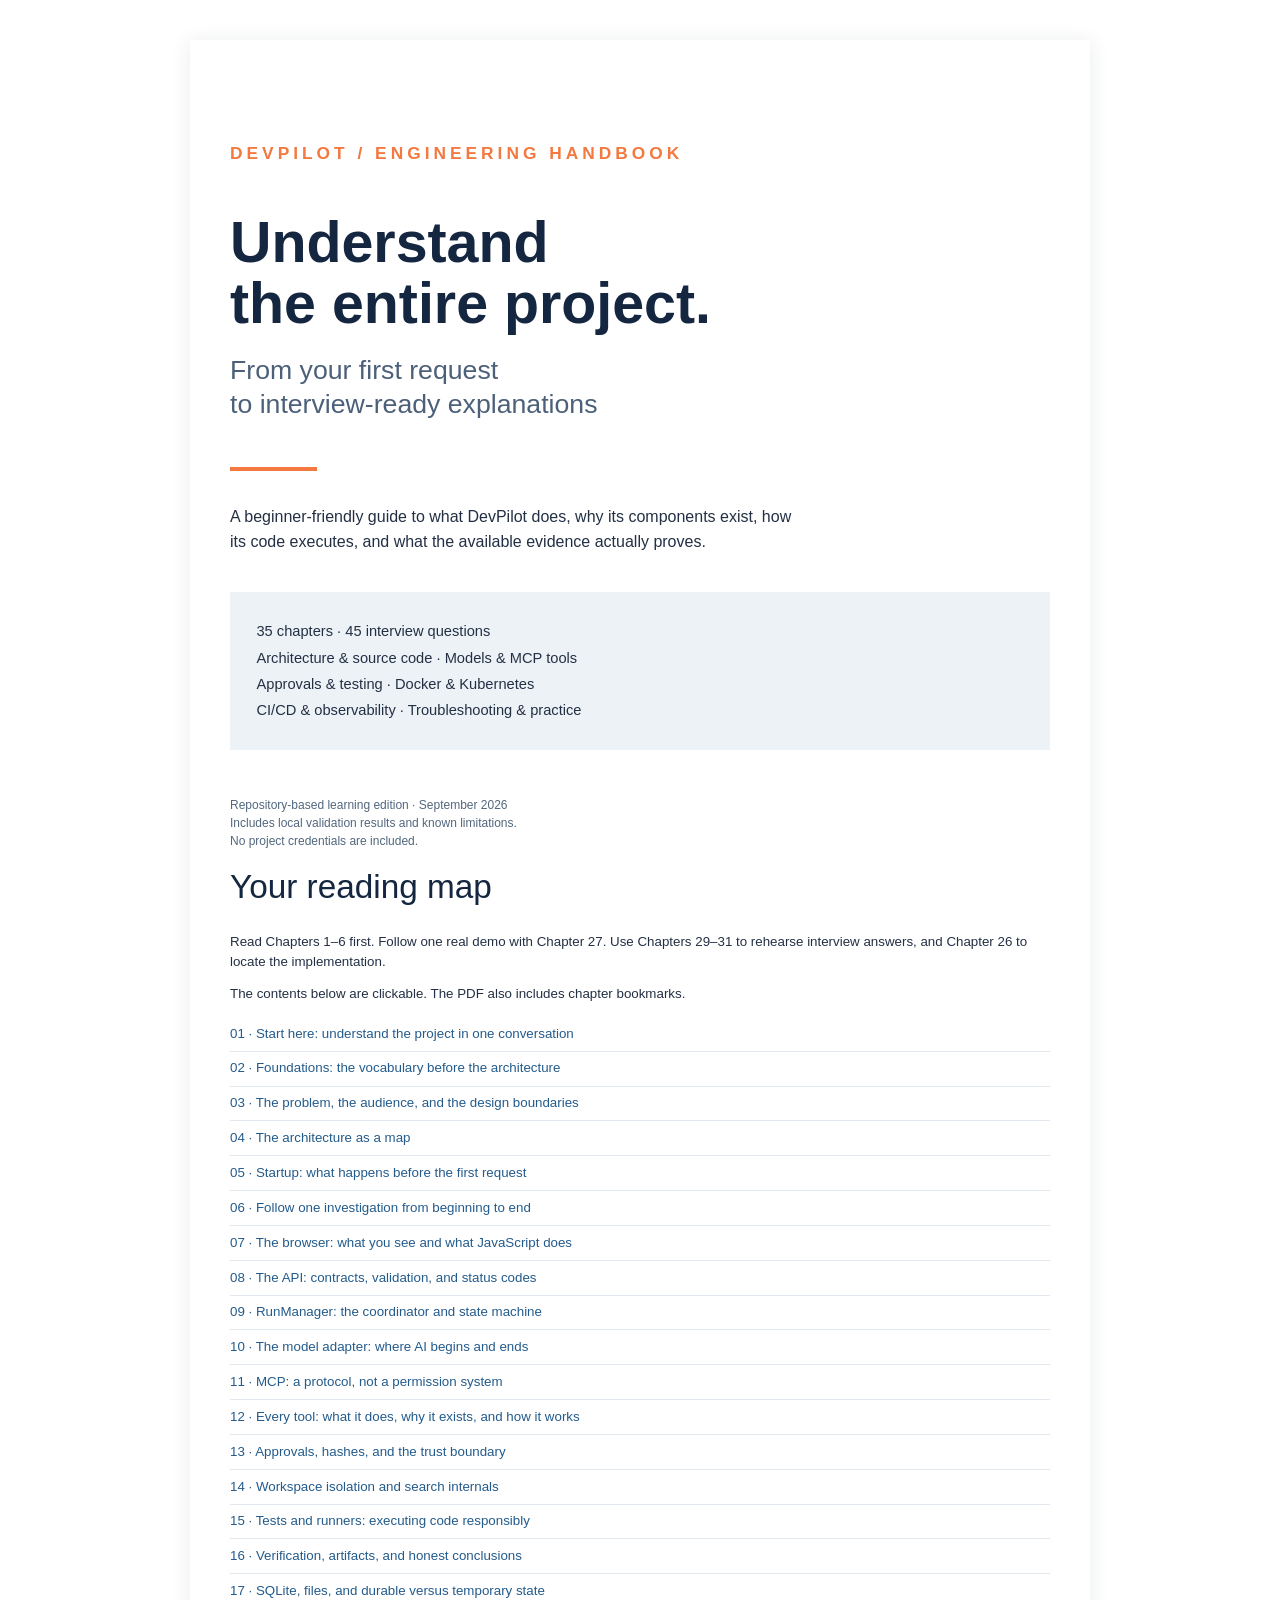
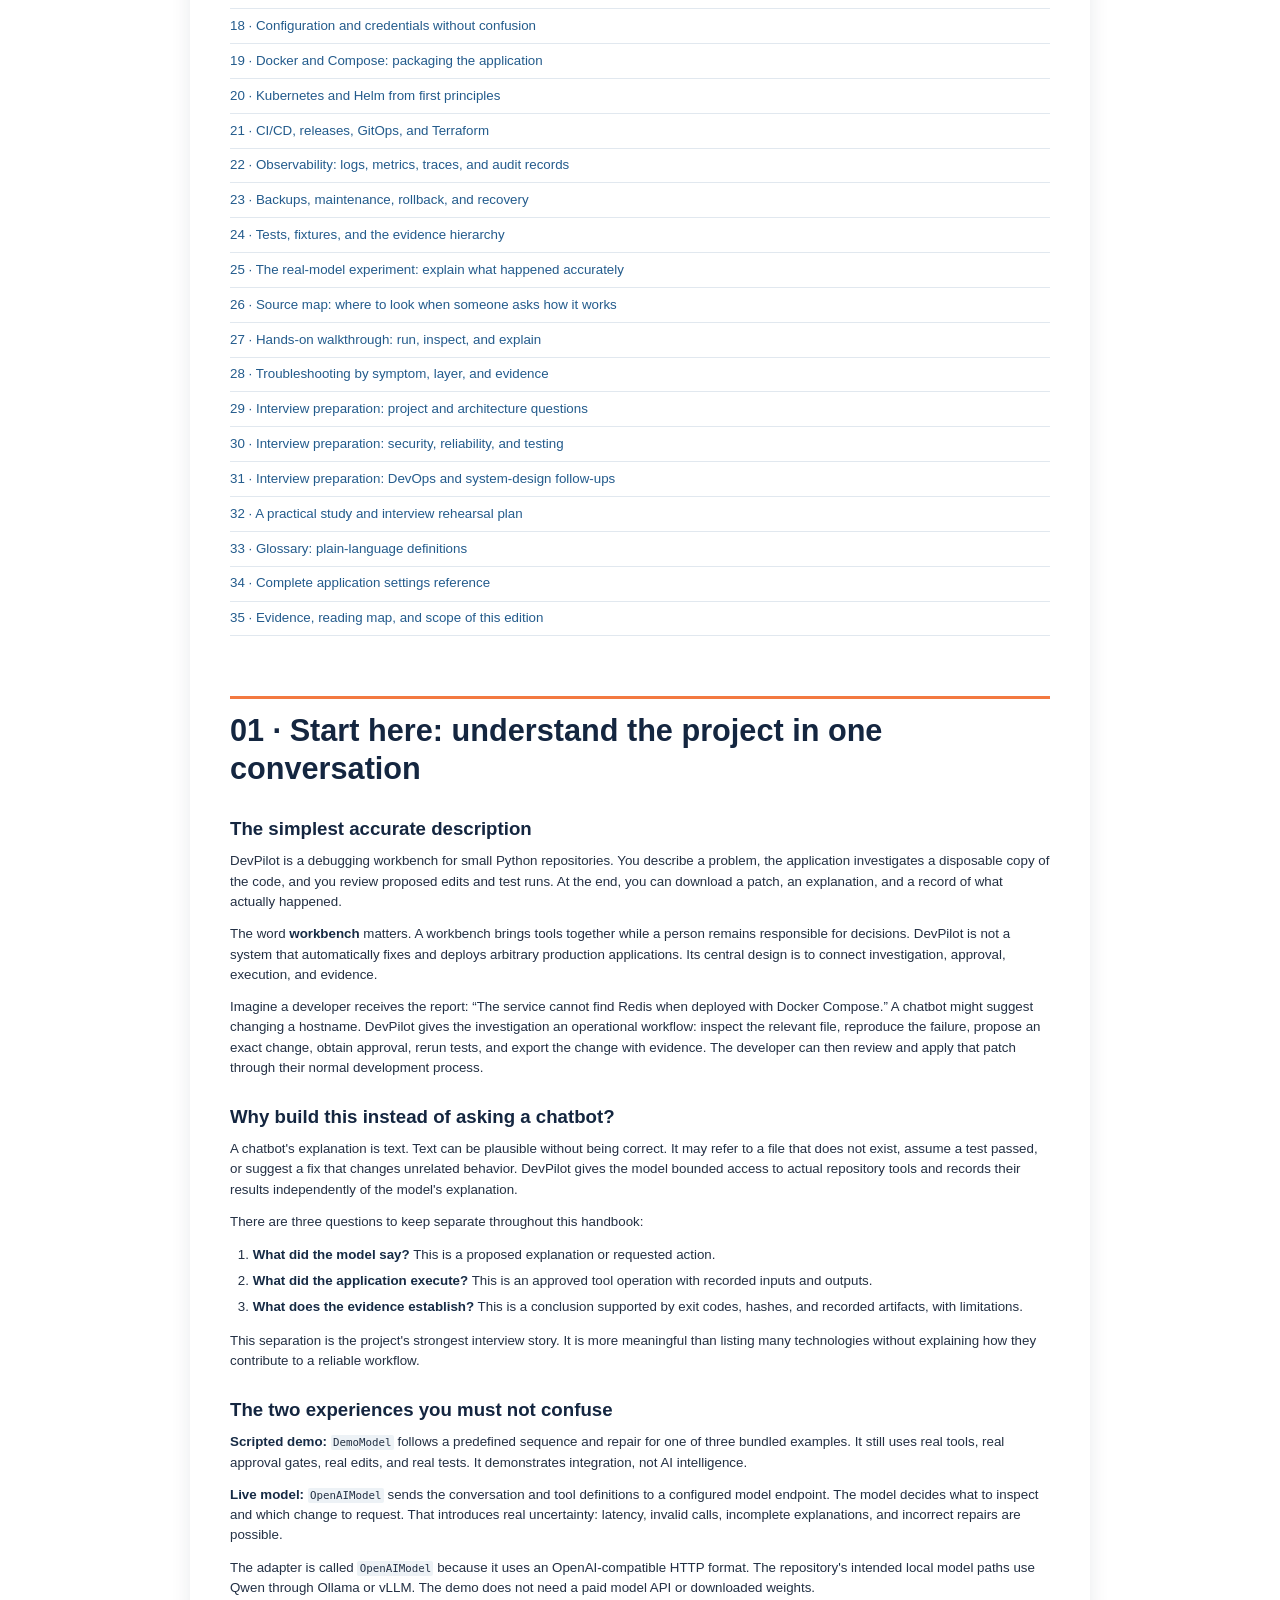
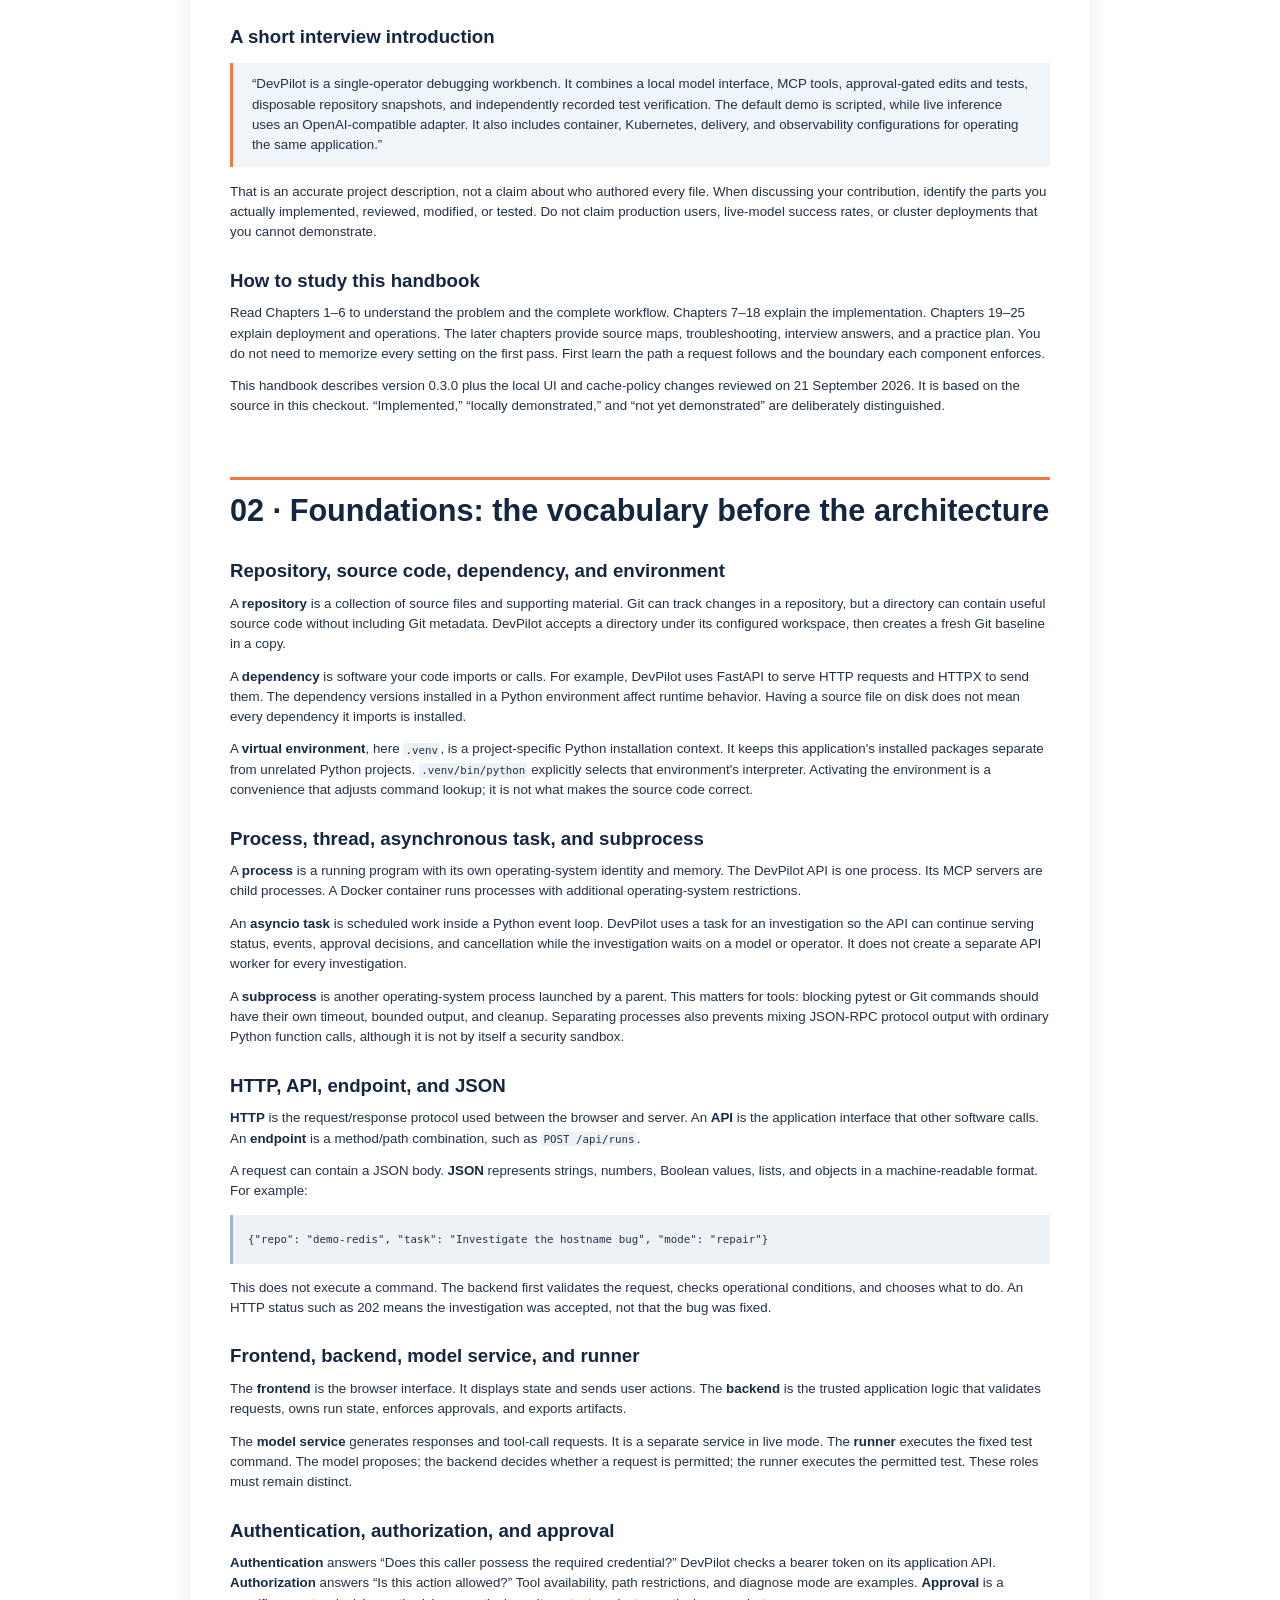
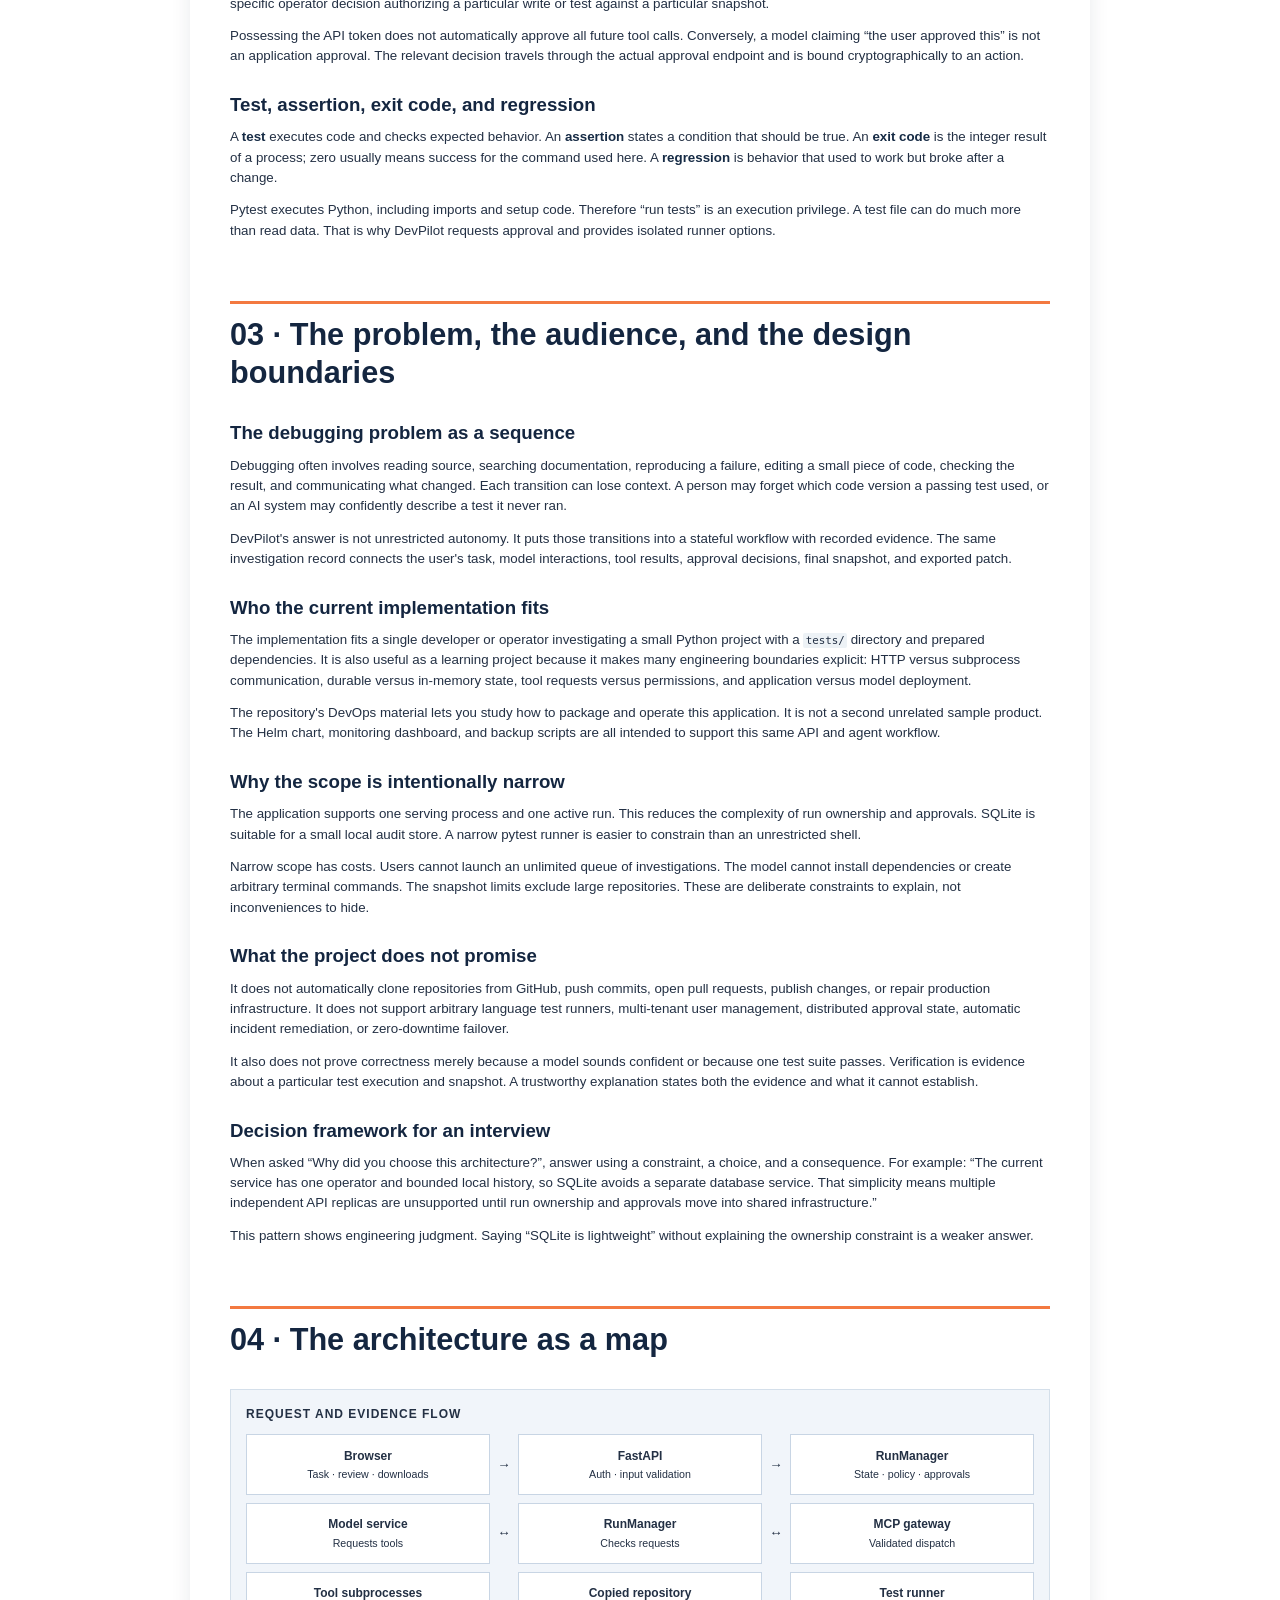
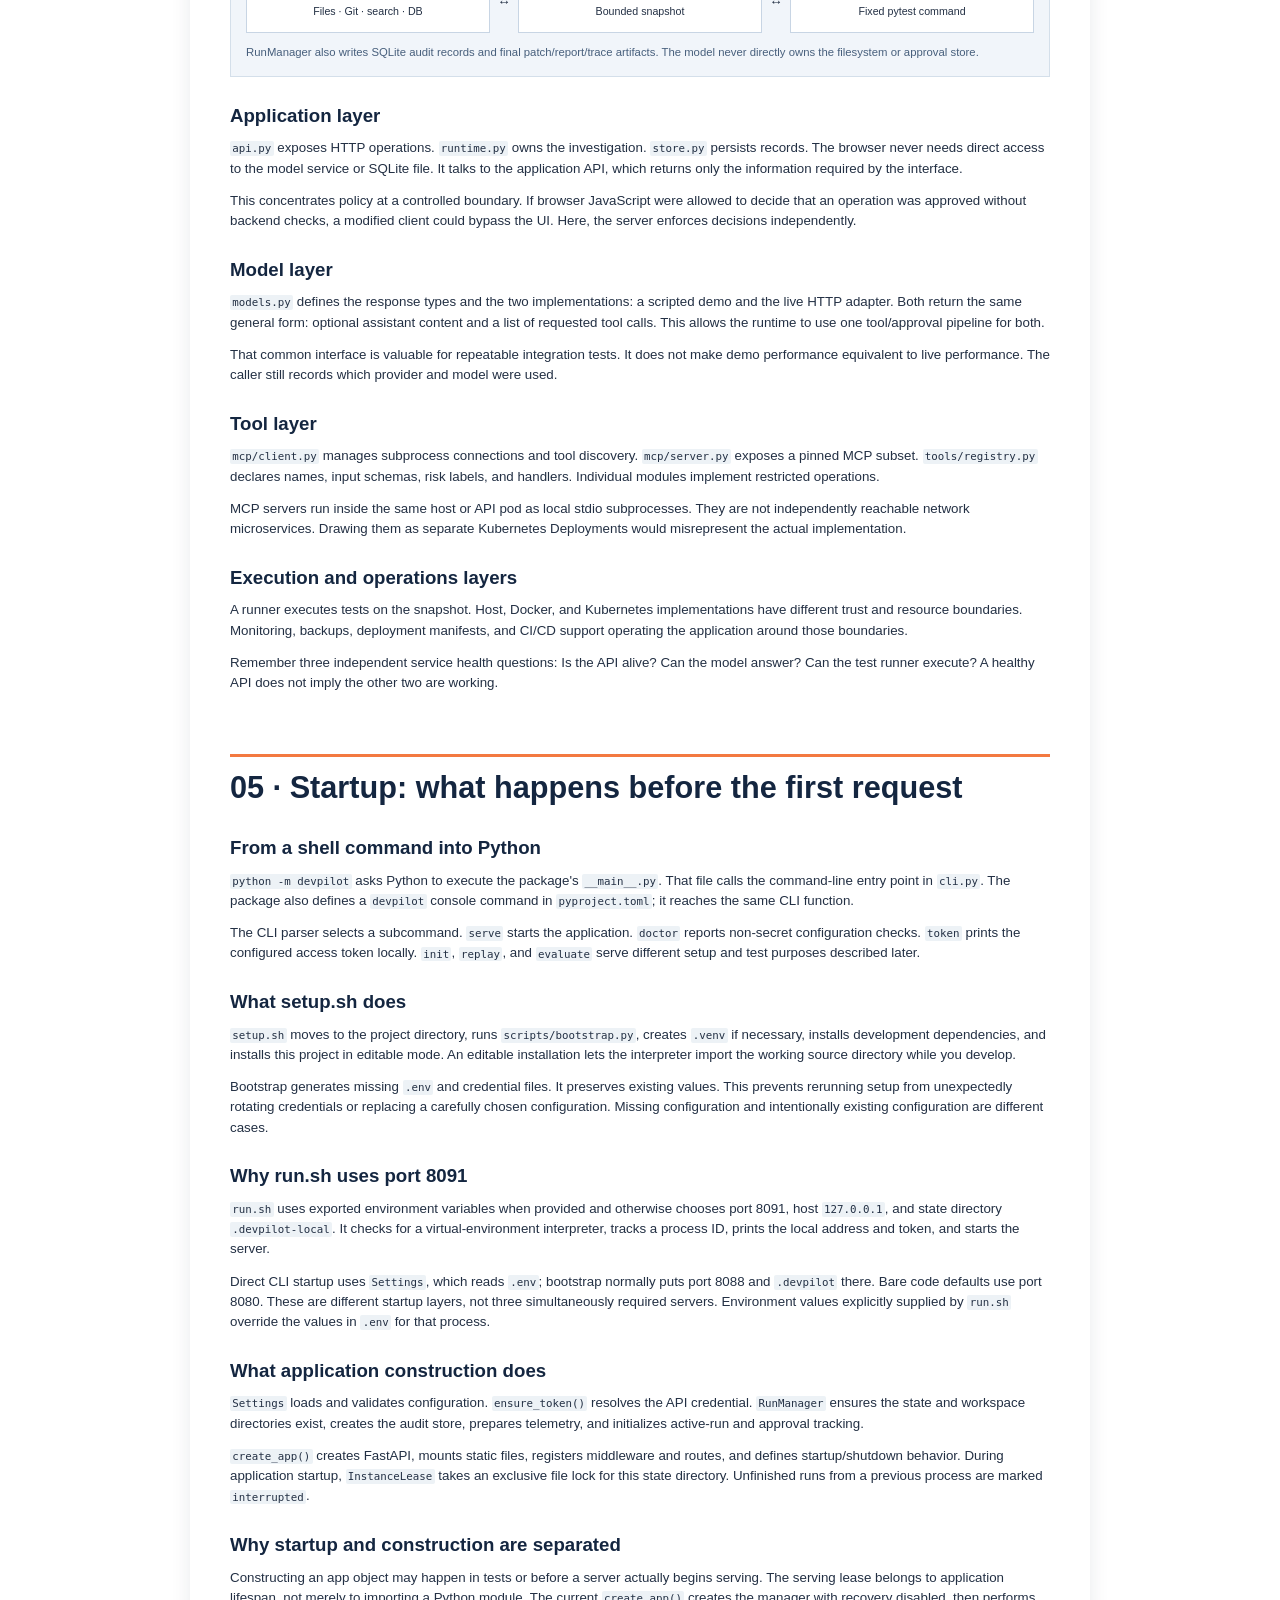
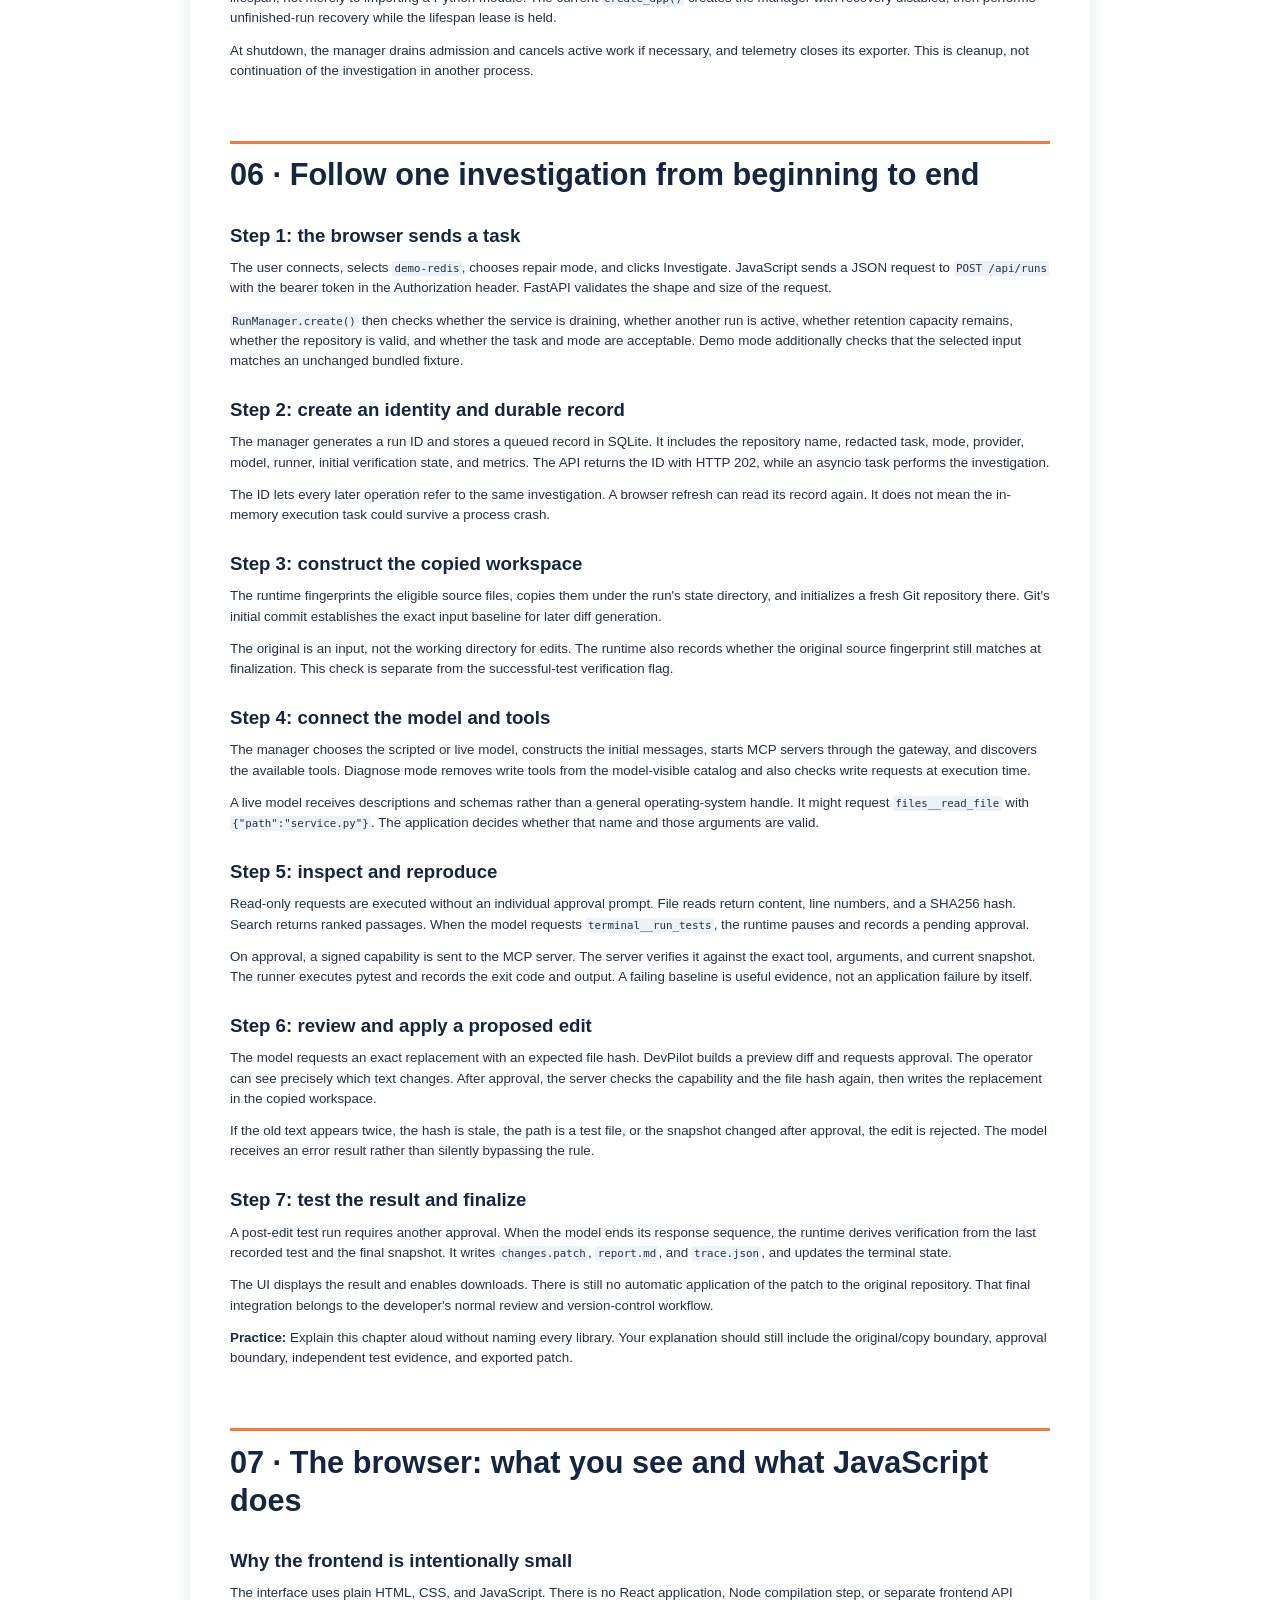
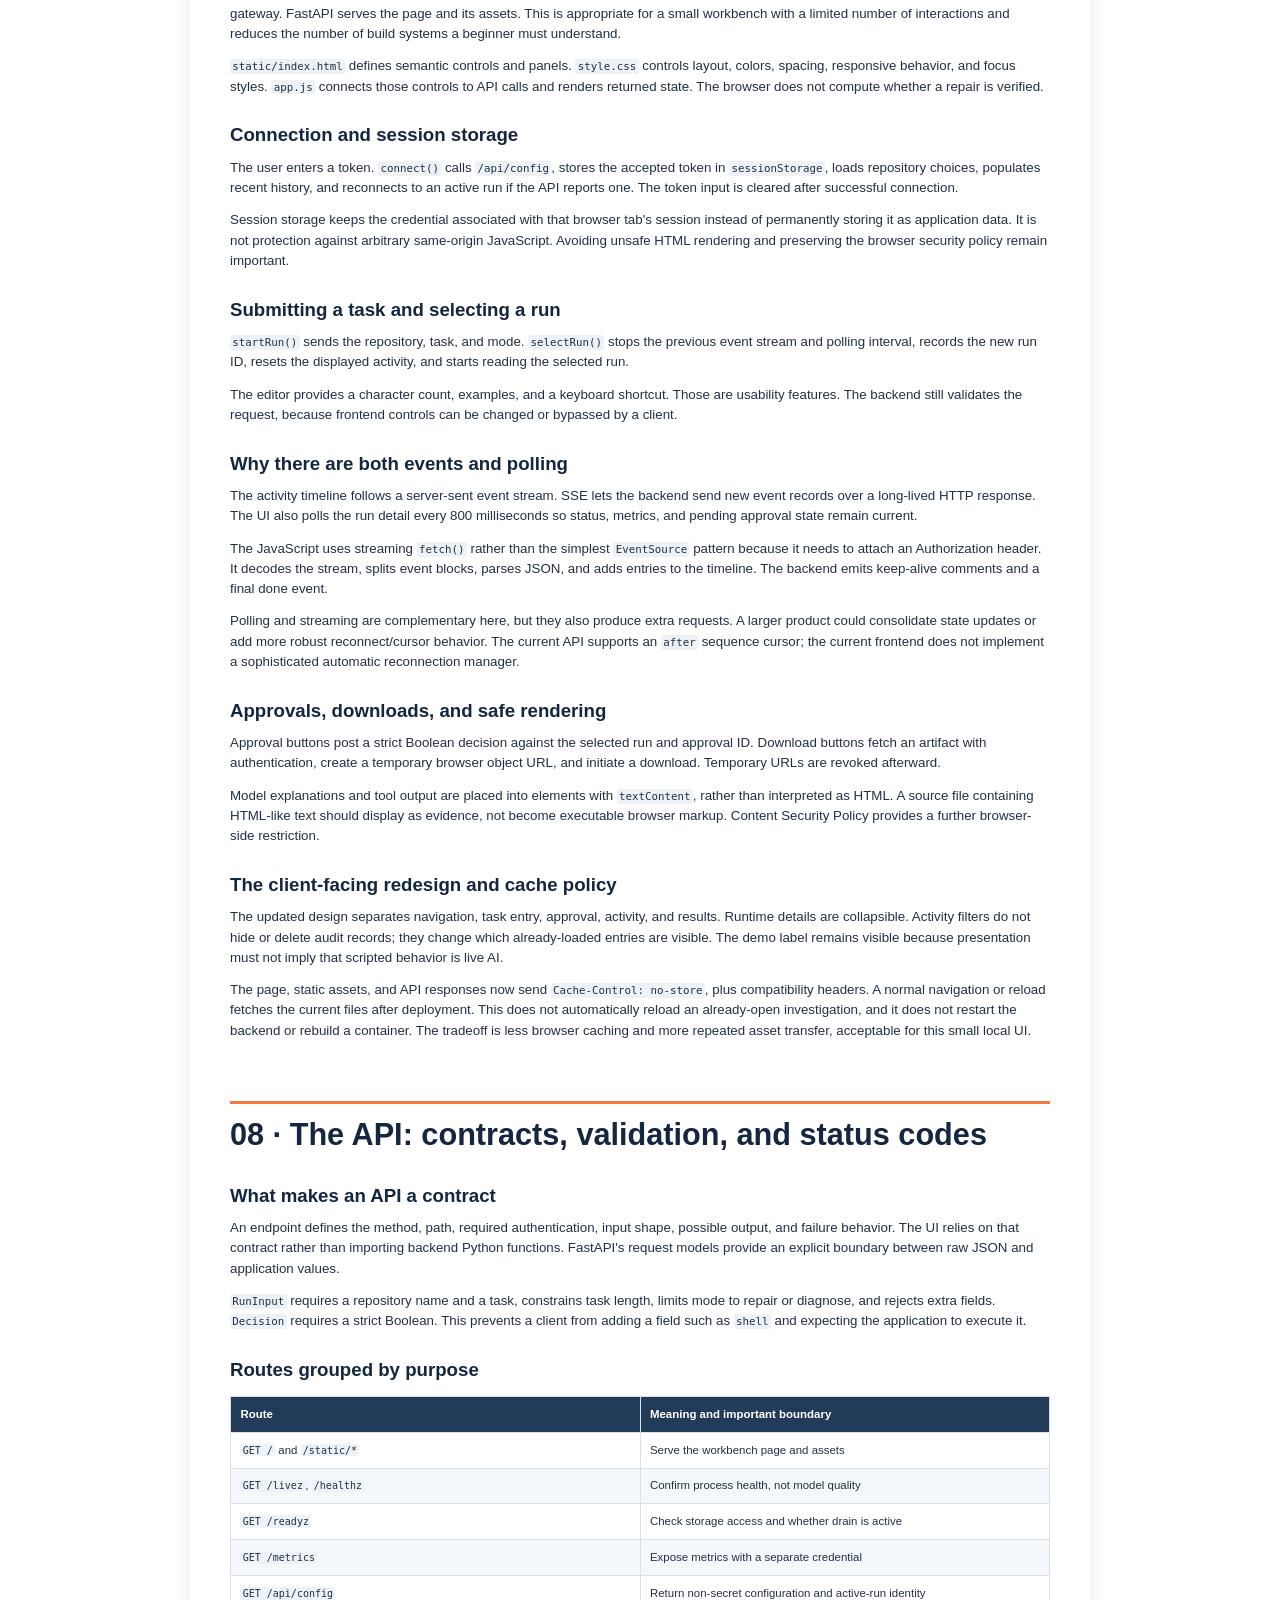
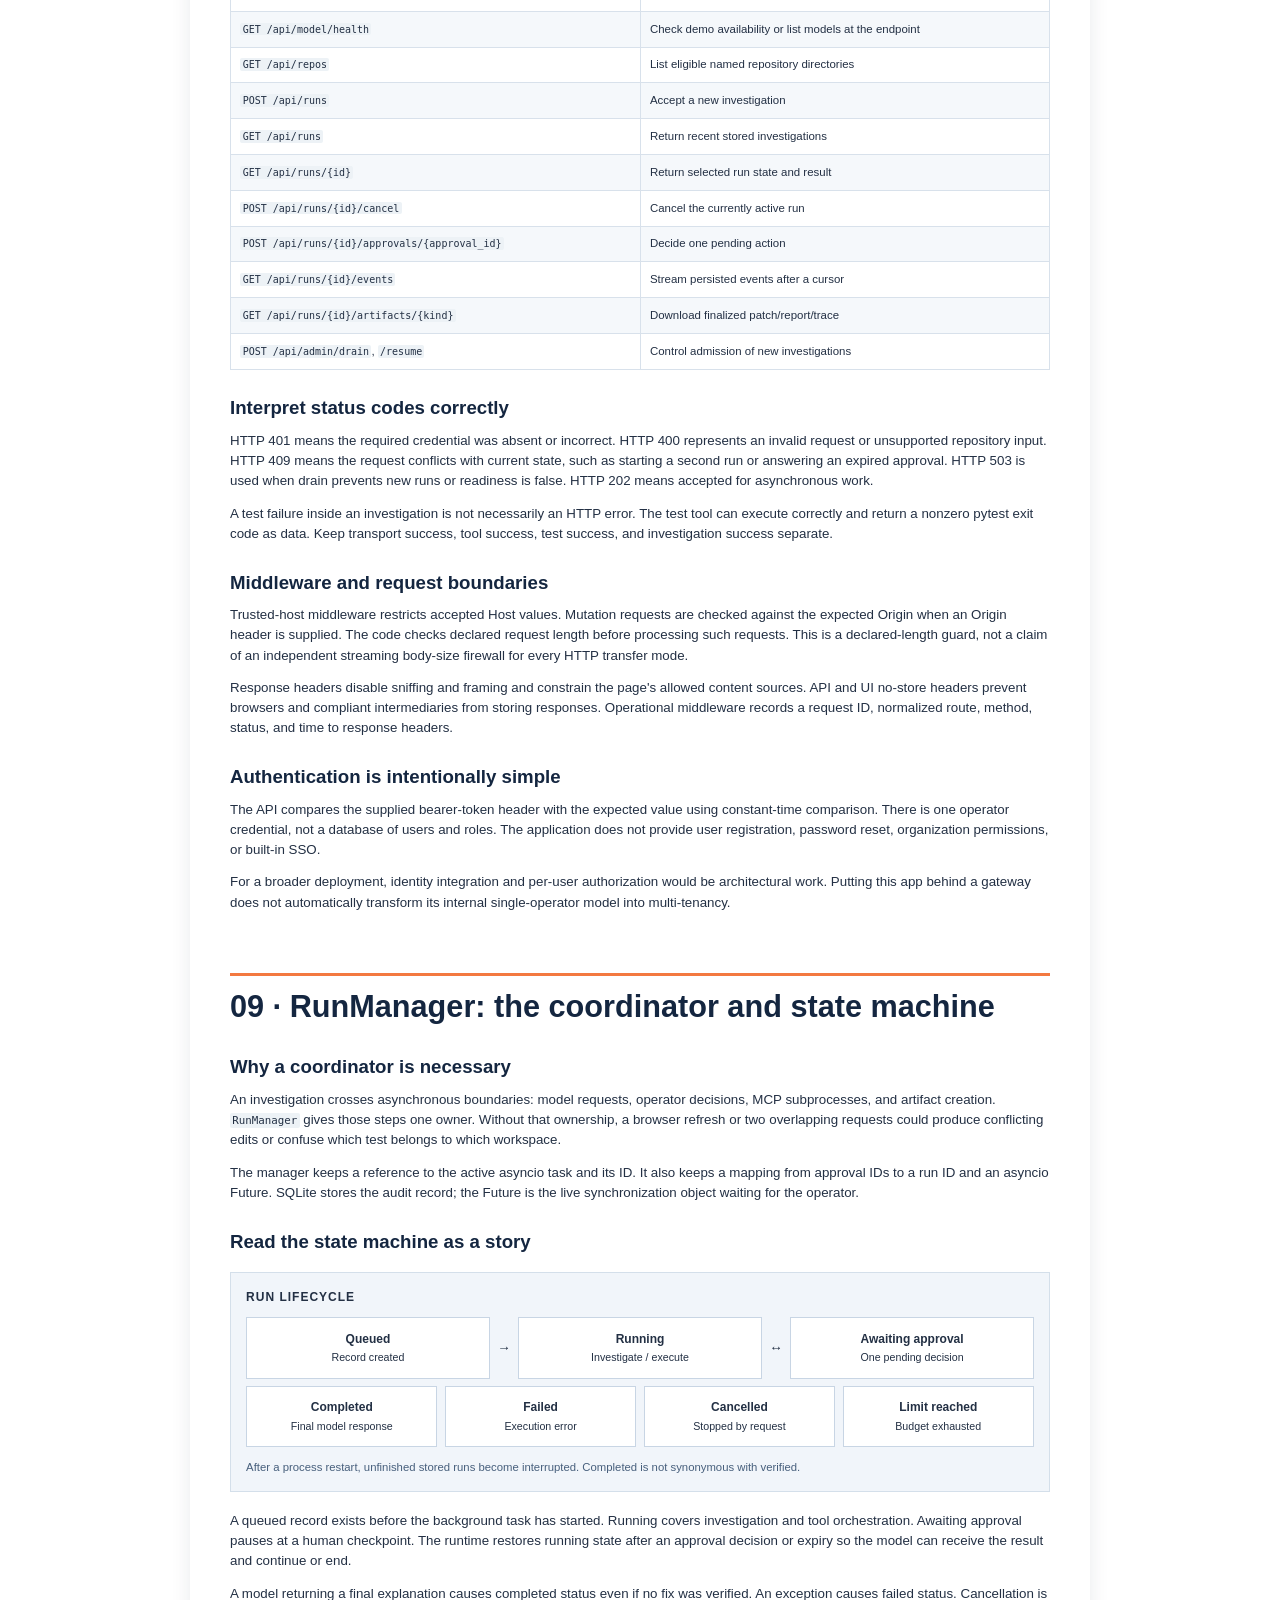
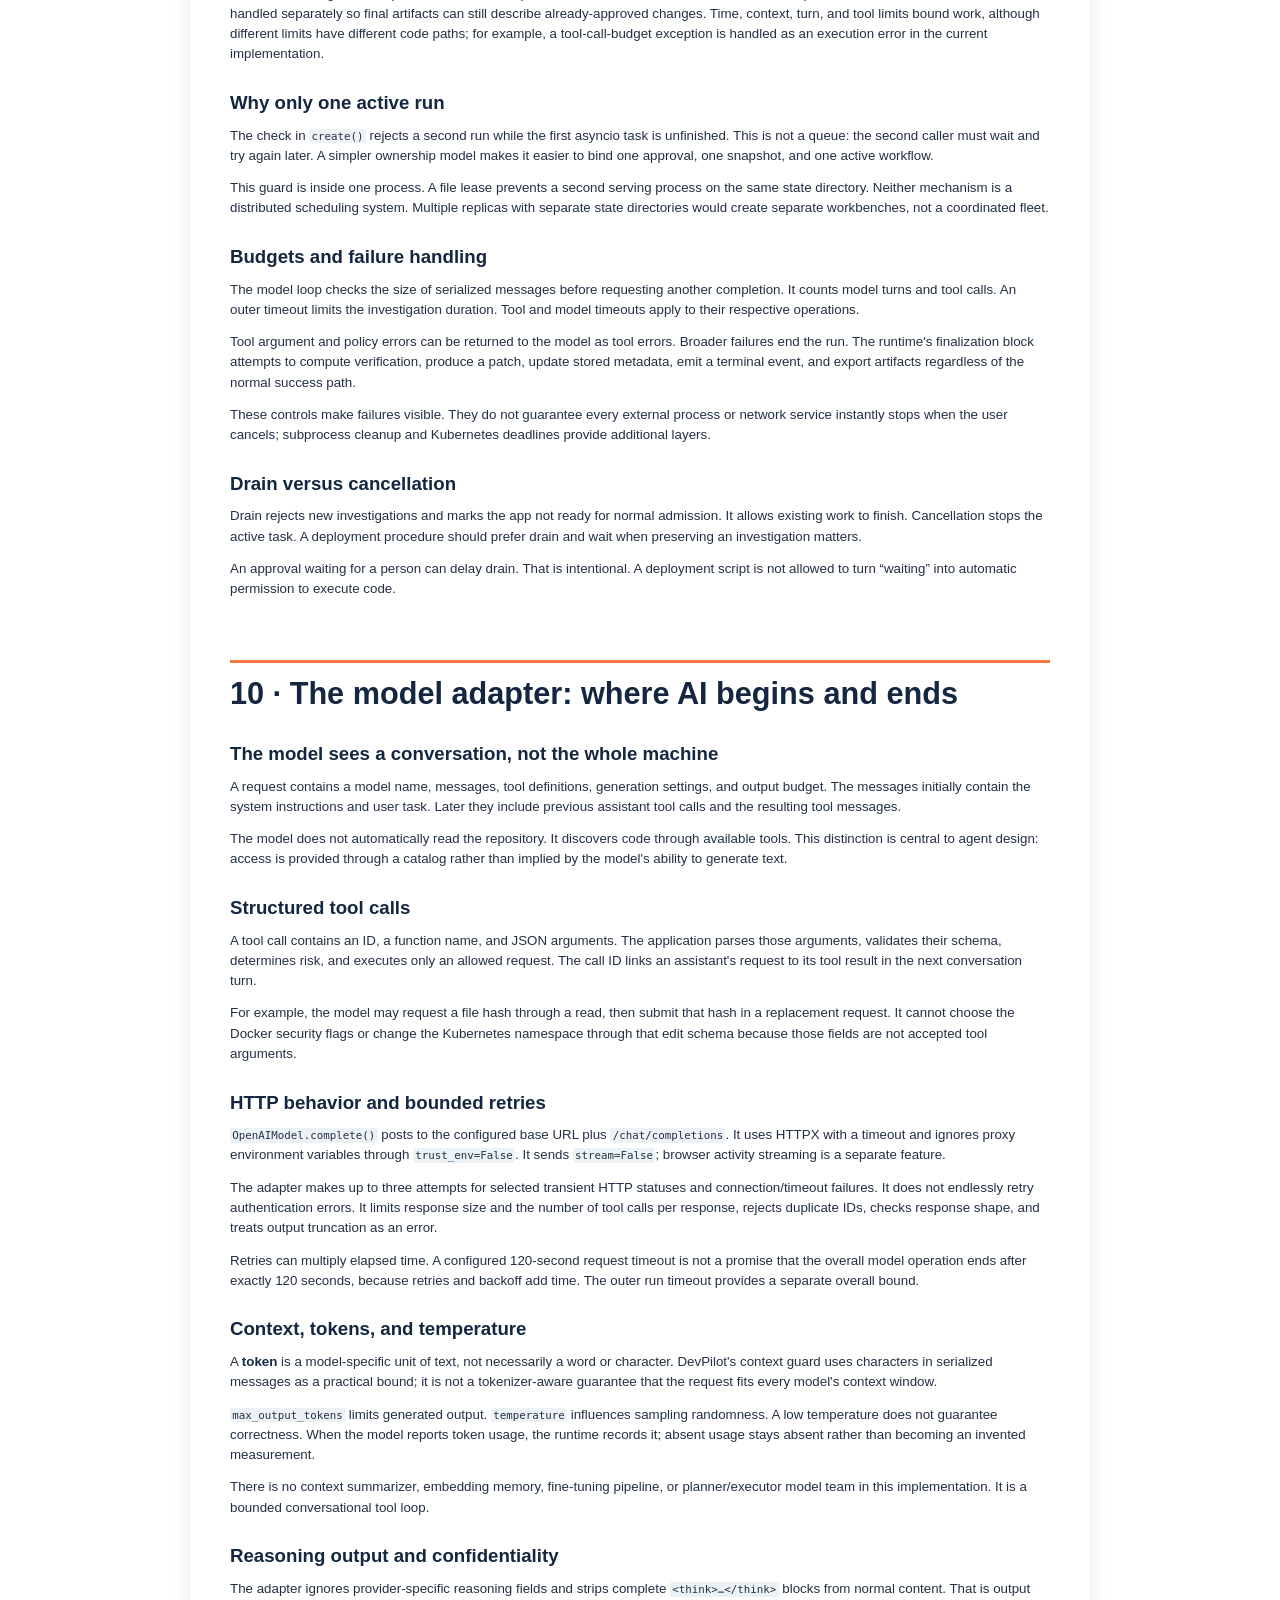
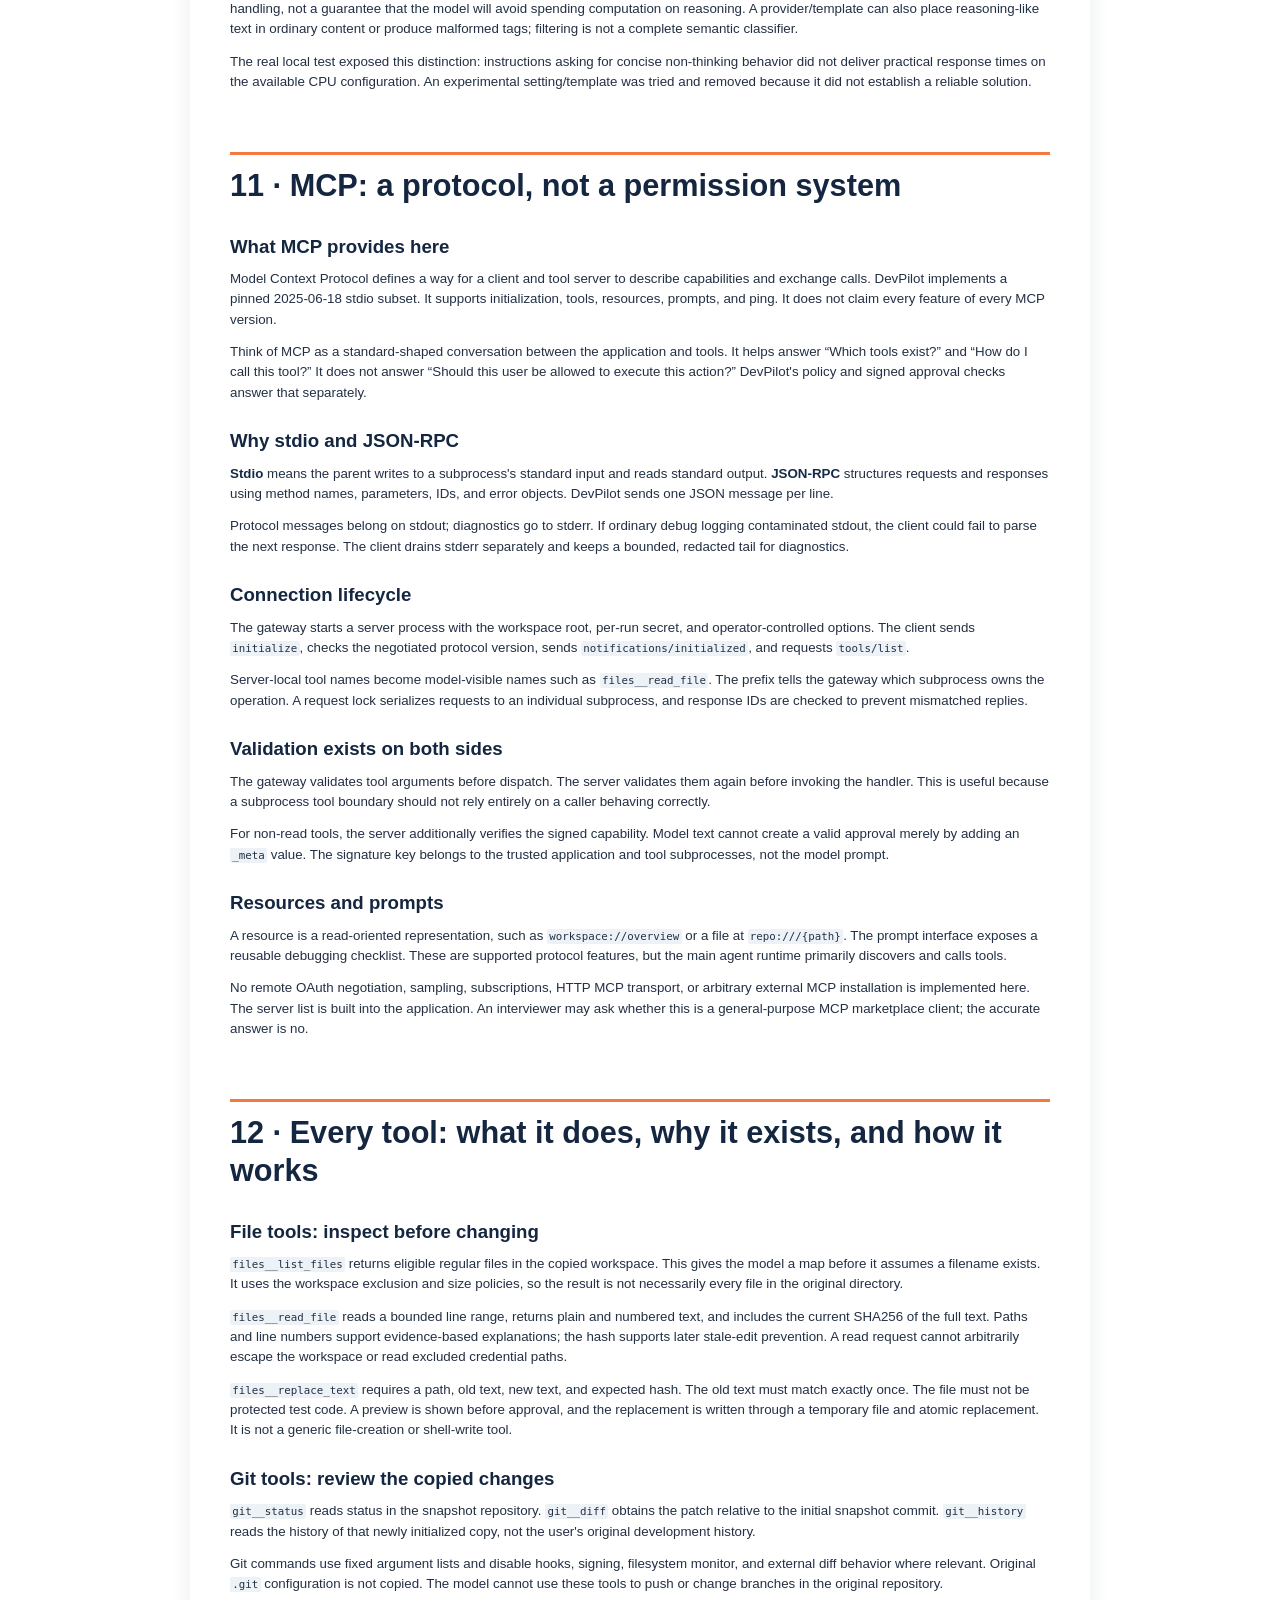
<file: docs/DevPilot_Engineering_Handbook.html>
<!doctype html><html lang="en"><head><meta charset="utf-8">
<meta name="viewport" content="width=device-width, initial-scale=1">
<title>DevPilot — Engineering Handbook</title><style>
@page { size: A4; margin: 19mm 17mm 19mm; }
* { box-sizing: border-box; }
html { color: #233044; background: white; }
body { margin: 0; font-family: Arial, Helvetica, sans-serif; font-size: 10pt; line-height: 1.52; }
h1,h2,h3 { color: #142640; line-height: 1.24; break-after: avoid-page; }
h1 { font-size: 23pt; margin: 0 0 8mm; padding-top: 3mm; border-top: 3px solid #f37940; break-before: page; }
h2 { font-size: 14pt; margin-top: 7mm; margin-bottom: 3mm; }
h3 { font-size: 11.5pt; margin-top: 5mm; }
p { margin: 0 0 3.2mm; orphans: 3; widows: 3; }
a { color: #235b8c; text-decoration: none; overflow-wrap: anywhere; }
strong { color: #162b45; }
li { margin: 1.5mm 0; }
ul,ol { padding-left: 6mm; }
code { font-family: 'DejaVu Sans Mono', monospace; font-size: 8.1pt; overflow-wrap: anywhere; }
p code,li code,td code { background: #edf2f6; padding: 0.25mm 0.6mm; border-radius: 2px; }
pre { white-space: pre-wrap; overflow-wrap: anywhere; padding: 4mm; background: #edf2f6; border-left: 3px solid #9eb4cc; line-height: 1.45; }
blockquote { margin: 4mm 0; padding: 3mm 5mm; background: #f0f5f9; border-left: 3px solid #f37940; }
blockquote p:last-child { margin-bottom: 0; }
table { border-collapse: collapse; width: 100%; font-size: 8.6pt; margin: 4mm 0 6mm; table-layout: fixed; }
thead { display: table-header-group; }
tr { break-inside: avoid; }
th,td { border: 1px solid #d8e1eb; padding: 2.3mm 2.5mm; text-align: left; vertical-align: top; overflow-wrap: anywhere; }
th { color: #fff; background: #223b59; }
td:first-child { font-weight: 500; }
tbody tr:nth-child(even) { background: #f5f8fb; }
table code { font-size: 7.5pt; }
img { max-width: 100%; height: auto; max-height: 225mm; object-fit: contain; display: block; margin: 5mm auto; }
.cover { break-after: page; padding-top: 16mm; }
.cover .brand { letter-spacing: 4px; font-weight: 700; font-size: 13pt; color: #f37940; }
.cover .title { margin: 12mm 0 5mm; font-size: 43pt; font-weight: 750; line-height: 1.06; color: #142640; }
.cover .subtitle { font-size: 20pt; line-height: 1.3; margin-bottom: 12mm; color: #4c6079; }
.cover .rule { height: 4px; width: 23mm; background: #f37940; margin: 9mm 0; }
.cover .intro { font-size: 12pt; max-width: 150mm; }
.cover .topics { background: #edf2f6; padding: 7mm; margin-top: 10mm; font-size: 11pt; line-height: 1.8; }
.cover .edition { margin-top: 12mm; font-size: 9pt; color: #52677e; }
.front-title { font-size: 25pt; color: #142640; margin-bottom: 5mm; }
.toc { font-size: 10pt; }
.toc ul { list-style: none; margin: 0; padding: 0; }
.toc li { margin: 0; border-bottom: 1px solid #e1e8ef; padding: 1.8mm 0; break-inside: avoid; }
.diagram { background: #f1f5fa; border: 1px solid #d4dfea; padding: 4mm; margin: 5mm 0; break-inside: avoid; }
.diagram-title { font-size: 9pt; font-weight: 700; letter-spacing: 1px; margin-bottom: 3mm; }
.flow-row { display: flex; align-items: center; gap: 2mm; margin: 2mm 0; }
.flow-row > div { flex: 1; min-width: 0; text-align: center; background: #fff; border: 1px solid #c8d5e4; padding: 3mm 1.5mm; font-size: 9pt; font-weight: 700; }
.flow-row small { font-size: 8pt; font-weight: 400; }
.diagram-note { margin-top: 3mm; font-size: 8.5pt; color: #475f7c; }
@media screen { body { max-width: 900px; margin: 40px auto; padding: 40px; box-shadow: 0 2px 20px #14264018; } h1 { margin-top: 60px; } }
</style></head><body>
<section class="cover"><div class="brand">DEVPILOT / ENGINEERING HANDBOOK</div>
<div class="title">Understand<br>the entire project.</div>
<div class="subtitle">From your first request<br>to interview-ready explanations</div>
<div class="rule"></div><p class="intro">A beginner-friendly guide to what DevPilot does,
why its components exist, how its code executes, and what the available evidence actually proves.</p>
<div class="topics">35 chapters · 45 interview questions<br>
Architecture &amp; source code · Models &amp; MCP tools<br>
Approvals &amp; testing · Docker &amp; Kubernetes<br>
CI/CD &amp; observability · Troubleshooting &amp; practice</div>
<p class="edition">Repository-based learning edition · September 2026<br>
Includes local validation results and known limitations.<br>
No project credentials are included.</p></section><section aria-label="Contents"><div class="front-title">Your reading map</div>
<p>Read Chapters 1–6 first. Follow one real demo with Chapter 27. Use Chapters 29–31 to rehearse interview answers, and Chapter 26 to locate the implementation.</p>
<p>The contents below are clickable. The PDF also includes chapter bookmarks.</p><div class="toc">
<ul>
<li><a href="#01-start-here-understand-the-project-in-one-conversation">01 · Start here: understand the project in one conversation</a></li>
<li><a href="#02-foundations-the-vocabulary-before-the-architecture">02 · Foundations: the vocabulary before the architecture</a></li>
<li><a href="#03-the-problem-the-audience-and-the-design-boundaries">03 · The problem, the audience, and the design boundaries</a></li>
<li><a href="#04-the-architecture-as-a-map">04 · The architecture as a map</a></li>
<li><a href="#05-startup-what-happens-before-the-first-request">05 · Startup: what happens before the first request</a></li>
<li><a href="#06-follow-one-investigation-from-beginning-to-end">06 · Follow one investigation from beginning to end</a></li>
<li><a href="#07-the-browser-what-you-see-and-what-javascript-does">07 · The browser: what you see and what JavaScript does</a></li>
<li><a href="#08-the-api-contracts-validation-and-status-codes">08 · The API: contracts, validation, and status codes</a></li>
<li><a href="#09-runmanager-the-coordinator-and-state-machine">09 · RunManager: the coordinator and state machine</a></li>
<li><a href="#10-the-model-adapter-where-ai-begins-and-ends">10 · The model adapter: where AI begins and ends</a></li>
<li><a href="#11-mcp-a-protocol-not-a-permission-system">11 · MCP: a protocol, not a permission system</a></li>
<li><a href="#12-every-tool-what-it-does-why-it-exists-and-how-it-works">12 · Every tool: what it does, why it exists, and how it works</a></li>
<li><a href="#13-approvals-hashes-and-the-trust-boundary">13 · Approvals, hashes, and the trust boundary</a></li>
<li><a href="#14-workspace-isolation-and-search-internals">14 · Workspace isolation and search internals</a></li>
<li><a href="#15-tests-and-runners-executing-code-responsibly">15 · Tests and runners: executing code responsibly</a></li>
<li><a href="#16-verification-artifacts-and-honest-conclusions">16 · Verification, artifacts, and honest conclusions</a></li>
<li><a href="#17-sqlite-files-and-durable-versus-temporary-state">17 · SQLite, files, and durable versus temporary state</a></li>
<li><a href="#18-configuration-and-credentials-without-confusion">18 · Configuration and credentials without confusion</a></li>
<li><a href="#19-docker-and-compose-packaging-the-application">19 · Docker and Compose: packaging the application</a></li>
<li><a href="#20-kubernetes-and-helm-from-first-principles">20 · Kubernetes and Helm from first principles</a></li>
<li><a href="#21-cicd-releases-gitops-and-terraform">21 · CI/CD, releases, GitOps, and Terraform</a></li>
<li><a href="#22-observability-logs-metrics-traces-and-audit-records">22 · Observability: logs, metrics, traces, and audit records</a></li>
<li><a href="#23-backups-maintenance-rollback-and-recovery">23 · Backups, maintenance, rollback, and recovery</a></li>
<li><a href="#24-tests-fixtures-and-the-evidence-hierarchy">24 · Tests, fixtures, and the evidence hierarchy</a></li>
<li><a href="#25-the-real-model-experiment-explain-what-happened-accurately">25 · The real-model experiment: explain what happened accurately</a></li>
<li><a href="#26-source-map-where-to-look-when-someone-asks-how-it-works">26 · Source map: where to look when someone asks how it works</a></li>
<li><a href="#27-hands-on-walkthrough-run-inspect-and-explain">27 · Hands-on walkthrough: run, inspect, and explain</a></li>
<li><a href="#28-troubleshooting-by-symptom-layer-and-evidence">28 · Troubleshooting by symptom, layer, and evidence</a></li>
<li><a href="#29-interview-preparation-project-and-architecture-questions">29 · Interview preparation: project and architecture questions</a></li>
<li><a href="#30-interview-preparation-security-reliability-and-testing">30 · Interview preparation: security, reliability, and testing</a></li>
<li><a href="#31-interview-preparation-devops-and-system-design-follow-ups">31 · Interview preparation: DevOps and system-design follow-ups</a></li>
<li><a href="#32-a-practical-study-and-interview-rehearsal-plan">32 · A practical study and interview rehearsal plan</a></li>
<li><a href="#33-glossary-plain-language-definitions">33 · Glossary: plain-language definitions</a></li>
<li><a href="#34-complete-application-settings-reference">34 · Complete application settings reference</a></li>
<li><a href="#35-evidence-reading-map-and-scope-of-this-edition">35 · Evidence, reading map, and scope of this edition</a></li>
</ul>
</div>
</section>
<main><h1 id="01-start-here-understand-the-project-in-one-conversation">01 · Start here: understand the project in one conversation</h1>
<h2 id="the-simplest-accurate-description">The simplest accurate description</h2>
<p>DevPilot is a debugging workbench for small Python repositories. You describe a problem, the application investigates a disposable copy of the code, and you review proposed edits and test runs. At the end, you can download a patch, an explanation, and a record of what actually happened.</p>
<p>The word <strong>workbench</strong> matters. A workbench brings tools together while a person remains responsible for decisions. DevPilot is not a system that automatically fixes and deploys arbitrary production applications. Its central design is to connect investigation, approval, execution, and evidence.</p>
<p>Imagine a developer receives the report: “The service cannot find Redis when deployed with Docker Compose.” A chatbot might suggest changing a hostname. DevPilot gives the investigation an operational workflow: inspect the relevant file, reproduce the failure, propose an exact change, obtain approval, rerun tests, and export the change with evidence. The developer can then review and apply that patch through their normal development process.</p>
<h2 id="why-build-this-instead-of-asking-a-chatbot">Why build this instead of asking a chatbot?</h2>
<p>A chatbot's explanation is text. Text can be plausible without being correct. It may refer to a file that does not exist, assume a test passed, or suggest a fix that changes unrelated behavior. DevPilot gives the model bounded access to actual repository tools and records their results independently of the model's explanation.</p>
<p>There are three questions to keep separate throughout this handbook:</p>
<ol>
<li><strong>What did the model say?</strong> This is a proposed explanation or requested action.</li>
<li><strong>What did the application execute?</strong> This is an approved tool operation with recorded inputs and outputs.</li>
<li><strong>What does the evidence establish?</strong> This is a conclusion supported by exit codes, hashes, and recorded artifacts, with limitations.</li>
</ol>
<p>This separation is the project's strongest interview story. It is more meaningful than listing many technologies without explaining how they contribute to a reliable workflow.</p>
<h2 id="the-two-experiences-you-must-not-confuse">The two experiences you must not confuse</h2>
<p><strong>Scripted demo:</strong> <code>DemoModel</code> follows a predefined sequence and repair for one of three bundled examples. It still uses real tools, real approval gates, real edits, and real tests. It demonstrates integration, not AI intelligence.</p>
<p><strong>Live model:</strong> <code>OpenAIModel</code> sends the conversation and tool definitions to a configured model endpoint. The model decides what to inspect and which change to request. That introduces real uncertainty: latency, invalid calls, incomplete explanations, and incorrect repairs are possible.</p>
<p>The adapter is called <code>OpenAIModel</code> because it uses an OpenAI-compatible HTTP format. The repository's intended local model paths use Qwen through Ollama or vLLM. The demo does not need a paid model API or downloaded weights.</p>
<h2 id="a-short-interview-introduction">A short interview introduction</h2>
<blockquote>
<p>“DevPilot is a single-operator debugging workbench. It combines a local model interface, MCP tools, approval-gated edits and tests, disposable repository snapshots, and independently recorded test verification. The default demo is scripted, while live inference uses an OpenAI-compatible adapter. It also includes container, Kubernetes, delivery, and observability configurations for operating the same application.”</p>
</blockquote>
<p>That is an accurate project description, not a claim about who authored every file. When discussing your contribution, identify the parts you actually implemented, reviewed, modified, or tested. Do not claim production users, live-model success rates, or cluster deployments that you cannot demonstrate.</p>
<h2 id="how-to-study-this-handbook">How to study this handbook</h2>
<p>Read Chapters 1–6 to understand the problem and the complete workflow. Chapters 7–18 explain the implementation. Chapters 19–25 explain deployment and operations. The later chapters provide source maps, troubleshooting, interview answers, and a practice plan. You do not need to memorize every setting on the first pass. First learn the path a request follows and the boundary each component enforces.</p>
<p>This handbook describes version 0.3.0 plus the local UI and cache-policy changes reviewed on 21 September 2026. It is based on the source in this checkout. “Implemented,” “locally demonstrated,” and “not yet demonstrated” are deliberately distinguished.</p>
<h1 id="02-foundations-the-vocabulary-before-the-architecture">02 · Foundations: the vocabulary before the architecture</h1>
<h2 id="repository-source-code-dependency-and-environment">Repository, source code, dependency, and environment</h2>
<p>A <strong>repository</strong> is a collection of source files and supporting material. Git can track changes in a repository, but a directory can contain useful source code without including Git metadata. DevPilot accepts a directory under its configured workspace, then creates a fresh Git baseline in a copy.</p>
<p>A <strong>dependency</strong> is software your code imports or calls. For example, DevPilot uses FastAPI to serve HTTP requests and HTTPX to send them. The dependency versions installed in a Python environment affect runtime behavior. Having a source file on disk does not mean every dependency it imports is installed.</p>
<p>A <strong>virtual environment</strong>, here <code>.venv</code>, is a project-specific Python installation context. It keeps this application's installed packages separate from unrelated Python projects. <code>.venv/bin/python</code> explicitly selects that environment's interpreter. Activating the environment is a convenience that adjusts command lookup; it is not what makes the source code correct.</p>
<h2 id="process-thread-asynchronous-task-and-subprocess">Process, thread, asynchronous task, and subprocess</h2>
<p>A <strong>process</strong> is a running program with its own operating-system identity and memory. The DevPilot API is one process. Its MCP servers are child processes. A Docker container runs processes with additional operating-system restrictions.</p>
<p>An <strong>asyncio task</strong> is scheduled work inside a Python event loop. DevPilot uses a task for an investigation so the API can continue serving status, events, approval decisions, and cancellation while the investigation waits on a model or operator. It does not create a separate API worker for every investigation.</p>
<p>A <strong>subprocess</strong> is another operating-system process launched by a parent. This matters for tools: blocking pytest or Git commands should have their own timeout, bounded output, and cleanup. Separating processes also prevents mixing JSON-RPC protocol output with ordinary Python function calls, although it is not by itself a security sandbox.</p>
<h2 id="http-api-endpoint-and-json">HTTP, API, endpoint, and JSON</h2>
<p><strong>HTTP</strong> is the request/response protocol used between the browser and server. An <strong>API</strong> is the application interface that other software calls. An <strong>endpoint</strong> is a method/path combination, such as <code>POST /api/runs</code>.</p>
<p>A request can contain a JSON body. <strong>JSON</strong> represents strings, numbers, Boolean values, lists, and objects in a machine-readable format. For example:</p>
<pre><code class="language-json">{&quot;repo&quot;: &quot;demo-redis&quot;, &quot;task&quot;: &quot;Investigate the hostname bug&quot;, &quot;mode&quot;: &quot;repair&quot;}
</code></pre>
<p>This does not execute a command. The backend first validates the request, checks operational conditions, and chooses what to do. An HTTP status such as 202 means the investigation was accepted, not that the bug was fixed.</p>
<h2 id="frontend-backend-model-service-and-runner">Frontend, backend, model service, and runner</h2>
<p>The <strong>frontend</strong> is the browser interface. It displays state and sends user actions. The <strong>backend</strong> is the trusted application logic that validates requests, owns run state, enforces approvals, and exports artifacts.</p>
<p>The <strong>model service</strong> generates responses and tool-call requests. It is a separate service in live mode. The <strong>runner</strong> executes the fixed test command. The model proposes; the backend decides whether a request is permitted; the runner executes the permitted test. These roles must remain distinct.</p>
<h2 id="authentication-authorization-and-approval">Authentication, authorization, and approval</h2>
<p><strong>Authentication</strong> answers “Does this caller possess the required credential?” DevPilot checks a bearer token on its application API. <strong>Authorization</strong> answers “Is this action allowed?” Tool availability, path restrictions, and diagnose mode are examples. <strong>Approval</strong> is a specific operator decision authorizing a particular write or test against a particular snapshot.</p>
<p>Possessing the API token does not automatically approve all future tool calls. Conversely, a model claiming “the user approved this” is not an application approval. The relevant decision travels through the actual approval endpoint and is bound cryptographically to an action.</p>
<h2 id="test-assertion-exit-code-and-regression">Test, assertion, exit code, and regression</h2>
<p>A <strong>test</strong> executes code and checks expected behavior. An <strong>assertion</strong> states a condition that should be true. An <strong>exit code</strong> is the integer result of a process; zero usually means success for the command used here. A <strong>regression</strong> is behavior that used to work but broke after a change.</p>
<p>Pytest executes Python, including imports and setup code. Therefore “run tests” is an execution privilege. A test file can do much more than read data. That is why DevPilot requests approval and provides isolated runner options.</p>
<h1 id="03-the-problem-the-audience-and-the-design-boundaries">03 · The problem, the audience, and the design boundaries</h1>
<h2 id="the-debugging-problem-as-a-sequence">The debugging problem as a sequence</h2>
<p>Debugging often involves reading source, searching documentation, reproducing a failure, editing a small piece of code, checking the result, and communicating what changed. Each transition can lose context. A person may forget which code version a passing test used, or an AI system may confidently describe a test it never ran.</p>
<p>DevPilot's answer is not unrestricted autonomy. It puts those transitions into a stateful workflow with recorded evidence. The same investigation record connects the user's task, model interactions, tool results, approval decisions, final snapshot, and exported patch.</p>
<h2 id="who-the-current-implementation-fits">Who the current implementation fits</h2>
<p>The implementation fits a single developer or operator investigating a small Python project with a <code>tests/</code> directory and prepared dependencies. It is also useful as a learning project because it makes many engineering boundaries explicit: HTTP versus subprocess communication, durable versus in-memory state, tool requests versus permissions, and application versus model deployment.</p>
<p>The repository's DevOps material lets you study how to package and operate this application. It is not a second unrelated sample product. The Helm chart, monitoring dashboard, and backup scripts are all intended to support this same API and agent workflow.</p>
<h2 id="why-the-scope-is-intentionally-narrow">Why the scope is intentionally narrow</h2>
<p>The application supports one serving process and one active run. This reduces the complexity of run ownership and approvals. SQLite is suitable for a small local audit store. A narrow pytest runner is easier to constrain than an unrestricted shell.</p>
<p>Narrow scope has costs. Users cannot launch an unlimited queue of investigations. The model cannot install dependencies or create arbitrary terminal commands. The snapshot limits exclude large repositories. These are deliberate constraints to explain, not inconveniences to hide.</p>
<h2 id="what-the-project-does-not-promise">What the project does not promise</h2>
<p>It does not automatically clone repositories from GitHub, push commits, open pull requests, publish changes, or repair production infrastructure. It does not support arbitrary language test runners, multi-tenant user management, distributed approval state, automatic incident remediation, or zero-downtime failover.</p>
<p>It also does not prove correctness merely because a model sounds confident or because one test suite passes. Verification is evidence about a particular test execution and snapshot. A trustworthy explanation states both the evidence and what it cannot establish.</p>
<h2 id="decision-framework-for-an-interview">Decision framework for an interview</h2>
<p>When asked “Why did you choose this architecture?”, answer using a constraint, a choice, and a consequence. For example: “The current service has one operator and bounded local history, so SQLite avoids a separate database service. That simplicity means multiple independent API replicas are unsupported until run ownership and approvals move into shared infrastructure.”</p>
<p>This pattern shows engineering judgment. Saying “SQLite is lightweight” without explaining the ownership constraint is a weaker answer.</p>
<h1 id="04-the-architecture-as-a-map">04 · The architecture as a map</h1>
<div class="diagram"><div class="diagram-title">REQUEST AND EVIDENCE FLOW</div><div class="flow-row"><div>Browser<br><small>Task · review · downloads</small></div><b>→</b><div>FastAPI<br><small>Auth · input validation</small></div><b>→</b><div>RunManager<br><small>State · policy · approvals</small></div></div><div class="flow-row"><div>Model service<br><small>Requests tools</small></div><b>↔</b><div>RunManager<br><small>Checks requests</small></div><b>↔</b><div>MCP gateway<br><small>Validated dispatch</small></div></div><div class="flow-row"><div>Tool subprocesses<br><small>Files · Git · search · DB</small></div><b>↔</b><div>Copied repository<br><small>Bounded snapshot</small></div><b>↔</b><div>Test runner<br><small>Fixed pytest command</small></div></div><div class="diagram-note">RunManager also writes SQLite audit records and final patch/report/trace artifacts. The model never directly owns the filesystem or approval store.</div></div>

<h2 id="application-layer">Application layer</h2>
<p><code>api.py</code> exposes HTTP operations. <code>runtime.py</code> owns the investigation. <code>store.py</code> persists records. The browser never needs direct access to the model service or SQLite file. It talks to the application API, which returns only the information required by the interface.</p>
<p>This concentrates policy at a controlled boundary. If browser JavaScript were allowed to decide that an operation was approved without backend checks, a modified client could bypass the UI. Here, the server enforces decisions independently.</p>
<h2 id="model-layer">Model layer</h2>
<p><code>models.py</code> defines the response types and the two implementations: a scripted demo and the live HTTP adapter. Both return the same general form: optional assistant content and a list of requested tool calls. This allows the runtime to use one tool/approval pipeline for both.</p>
<p>That common interface is valuable for repeatable integration tests. It does not make demo performance equivalent to live performance. The caller still records which provider and model were used.</p>
<h2 id="tool-layer">Tool layer</h2>
<p><code>mcp/client.py</code> manages subprocess connections and tool discovery. <code>mcp/server.py</code> exposes a pinned MCP subset. <code>tools/registry.py</code> declares names, input schemas, risk labels, and handlers. Individual modules implement restricted operations.</p>
<p>MCP servers run inside the same host or API pod as local stdio subprocesses. They are not independently reachable network microservices. Drawing them as separate Kubernetes Deployments would misrepresent the actual implementation.</p>
<h2 id="execution-and-operations-layers">Execution and operations layers</h2>
<p>A runner executes tests on the snapshot. Host, Docker, and Kubernetes implementations have different trust and resource boundaries. Monitoring, backups, deployment manifests, and CI/CD support operating the application around those boundaries.</p>
<p>Remember three independent service health questions: Is the API alive? Can the model answer? Can the test runner execute? A healthy API does not imply the other two are working.</p>
<h1 id="05-startup-what-happens-before-the-first-request">05 · Startup: what happens before the first request</h1>
<h2 id="from-a-shell-command-into-python">From a shell command into Python</h2>
<p><code>python -m devpilot</code> asks Python to execute the package's <code>__main__.py</code>. That file calls the command-line entry point in <code>cli.py</code>. The package also defines a <code>devpilot</code> console command in <code>pyproject.toml</code>; it reaches the same CLI function.</p>
<p>The CLI parser selects a subcommand. <code>serve</code> starts the application. <code>doctor</code> reports non-secret configuration checks. <code>token</code> prints the configured access token locally. <code>init</code>, <code>replay</code>, and <code>evaluate</code> serve different setup and test purposes described later.</p>
<h2 id="what-setupsh-does">What setup.sh does</h2>
<p><code>setup.sh</code> moves to the project directory, runs <code>scripts/bootstrap.py</code>, creates <code>.venv</code> if necessary, installs development dependencies, and installs this project in editable mode. An editable installation lets the interpreter import the working source directory while you develop.</p>
<p>Bootstrap generates missing <code>.env</code> and credential files. It preserves existing values. This prevents rerunning setup from unexpectedly rotating credentials or replacing a carefully chosen configuration. Missing configuration and intentionally existing configuration are different cases.</p>
<h2 id="why-runsh-uses-port-8091">Why run.sh uses port 8091</h2>
<p><code>run.sh</code> uses exported environment variables when provided and otherwise chooses port 8091, host <code>127.0.0.1</code>, and state directory <code>.devpilot-local</code>. It checks for a virtual-environment interpreter, tracks a process ID, prints the local address and token, and starts the server.</p>
<p>Direct CLI startup uses <code>Settings</code>, which reads <code>.env</code>; bootstrap normally puts port 8088 and <code>.devpilot</code> there. Bare code defaults use port 8080. These are different startup layers, not three simultaneously required servers. Environment values explicitly supplied by <code>run.sh</code> override the values in <code>.env</code> for that process.</p>
<h2 id="what-application-construction-does">What application construction does</h2>
<p><code>Settings</code> loads and validates configuration. <code>ensure_token()</code> resolves the API credential. <code>RunManager</code> ensures the state and workspace directories exist, creates the audit store, prepares telemetry, and initializes active-run and approval tracking.</p>
<p><code>create_app()</code> creates FastAPI, mounts static files, registers middleware and routes, and defines startup/shutdown behavior. During application startup, <code>InstanceLease</code> takes an exclusive file lock for this state directory. Unfinished runs from a previous process are marked <code>interrupted</code>.</p>
<h2 id="why-startup-and-construction-are-separated">Why startup and construction are separated</h2>
<p>Constructing an app object may happen in tests or before a server actually begins serving. The serving lease belongs to application lifespan, not merely to importing a Python module. The current <code>create_app()</code> creates the manager with recovery disabled, then performs unfinished-run recovery while the lifespan lease is held.</p>
<p>At shutdown, the manager drains admission and cancels active work if necessary, and telemetry closes its exporter. This is cleanup, not continuation of the investigation in another process.</p>
<h1 id="06-follow-one-investigation-from-beginning-to-end">06 · Follow one investigation from beginning to end</h1>
<h2 id="step-1-the-browser-sends-a-task">Step 1: the browser sends a task</h2>
<p>The user connects, selects <code>demo-redis</code>, chooses repair mode, and clicks Investigate. JavaScript sends a JSON request to <code>POST /api/runs</code> with the bearer token in the Authorization header. FastAPI validates the shape and size of the request.</p>
<p><code>RunManager.create()</code> then checks whether the service is draining, whether another run is active, whether retention capacity remains, whether the repository is valid, and whether the task and mode are acceptable. Demo mode additionally checks that the selected input matches an unchanged bundled fixture.</p>
<h2 id="step-2-create-an-identity-and-durable-record">Step 2: create an identity and durable record</h2>
<p>The manager generates a run ID and stores a queued record in SQLite. It includes the repository name, redacted task, mode, provider, model, runner, initial verification state, and metrics. The API returns the ID with HTTP 202, while an asyncio task performs the investigation.</p>
<p>The ID lets every later operation refer to the same investigation. A browser refresh can read its record again. It does not mean the in-memory execution task could survive a process crash.</p>
<h2 id="step-3-construct-the-copied-workspace">Step 3: construct the copied workspace</h2>
<p>The runtime fingerprints the eligible source files, copies them under the run's state directory, and initializes a fresh Git repository there. Git's initial commit establishes the exact input baseline for later diff generation.</p>
<p>The original is an input, not the working directory for edits. The runtime also records whether the original source fingerprint still matches at finalization. This check is separate from the successful-test verification flag.</p>
<h2 id="step-4-connect-the-model-and-tools">Step 4: connect the model and tools</h2>
<p>The manager chooses the scripted or live model, constructs the initial messages, starts MCP servers through the gateway, and discovers the available tools. Diagnose mode removes write tools from the model-visible catalog and also checks write requests at execution time.</p>
<p>A live model receives descriptions and schemas rather than a general operating-system handle. It might request <code>files__read_file</code> with <code>{"path":"service.py"}</code>. The application decides whether that name and those arguments are valid.</p>
<h2 id="step-5-inspect-and-reproduce">Step 5: inspect and reproduce</h2>
<p>Read-only requests are executed without an individual approval prompt. File reads return content, line numbers, and a SHA256 hash. Search returns ranked passages. When the model requests <code>terminal__run_tests</code>, the runtime pauses and records a pending approval.</p>
<p>On approval, a signed capability is sent to the MCP server. The server verifies it against the exact tool, arguments, and current snapshot. The runner executes pytest and records the exit code and output. A failing baseline is useful evidence, not an application failure by itself.</p>
<h2 id="step-6-review-and-apply-a-proposed-edit">Step 6: review and apply a proposed edit</h2>
<p>The model requests an exact replacement with an expected file hash. DevPilot builds a preview diff and requests approval. The operator can see precisely which text changes. After approval, the server checks the capability and the file hash again, then writes the replacement in the copied workspace.</p>
<p>If the old text appears twice, the hash is stale, the path is a test file, or the snapshot changed after approval, the edit is rejected. The model receives an error result rather than silently bypassing the rule.</p>
<h2 id="step-7-test-the-result-and-finalize">Step 7: test the result and finalize</h2>
<p>A post-edit test run requires another approval. When the model ends its response sequence, the runtime derives verification from the last recorded test and the final snapshot. It writes <code>changes.patch</code>, <code>report.md</code>, and <code>trace.json</code>, and updates the terminal state.</p>
<p>The UI displays the result and enables downloads. There is still no automatic application of the patch to the original repository. That final integration belongs to the developer's normal review and version-control workflow.</p>
<div class="callout"><strong>Practice:</strong> Explain this chapter aloud without naming every library. Your explanation should still include the original/copy boundary, approval boundary, independent test evidence, and exported patch.</div>

<h1 id="07-the-browser-what-you-see-and-what-javascript-does">07 · The browser: what you see and what JavaScript does</h1>
<h2 id="why-the-frontend-is-intentionally-small">Why the frontend is intentionally small</h2>
<p>The interface uses plain HTML, CSS, and JavaScript. There is no React application, Node compilation step, or separate frontend API gateway. FastAPI serves the page and its assets. This is appropriate for a small workbench with a limited number of interactions and reduces the number of build systems a beginner must understand.</p>
<p><code>static/index.html</code> defines semantic controls and panels. <code>style.css</code> controls layout, colors, spacing, responsive behavior, and focus styles. <code>app.js</code> connects those controls to API calls and renders returned state. The browser does not compute whether a repair is verified.</p>
<h2 id="connection-and-session-storage">Connection and session storage</h2>
<p>The user enters a token. <code>connect()</code> calls <code>/api/config</code>, stores the accepted token in <code>sessionStorage</code>, loads repository choices, populates recent history, and reconnects to an active run if the API reports one. The token input is cleared after successful connection.</p>
<p>Session storage keeps the credential associated with that browser tab's session instead of permanently storing it as application data. It is not protection against arbitrary same-origin JavaScript. Avoiding unsafe HTML rendering and preserving the browser security policy remain important.</p>
<h2 id="submitting-a-task-and-selecting-a-run">Submitting a task and selecting a run</h2>
<p><code>startRun()</code> sends the repository, task, and mode. <code>selectRun()</code> stops the previous event stream and polling interval, records the new run ID, resets the displayed activity, and starts reading the selected run.</p>
<p>The editor provides a character count, examples, and a keyboard shortcut. Those are usability features. The backend still validates the request, because frontend controls can be changed or bypassed by a client.</p>
<h2 id="why-there-are-both-events-and-polling">Why there are both events and polling</h2>
<p>The activity timeline follows a server-sent event stream. SSE lets the backend send new event records over a long-lived HTTP response. The UI also polls the run detail every 800 milliseconds so status, metrics, and pending approval state remain current.</p>
<p>The JavaScript uses streaming <code>fetch()</code> rather than the simplest <code>EventSource</code> pattern because it needs to attach an Authorization header. It decodes the stream, splits event blocks, parses JSON, and adds entries to the timeline. The backend emits keep-alive comments and a final done event.</p>
<p>Polling and streaming are complementary here, but they also produce extra requests. A larger product could consolidate state updates or add more robust reconnect/cursor behavior. The current API supports an <code>after</code> sequence cursor; the current frontend does not implement a sophisticated automatic reconnection manager.</p>
<h2 id="approvals-downloads-and-safe-rendering">Approvals, downloads, and safe rendering</h2>
<p>Approval buttons post a strict Boolean decision against the selected run and approval ID. Download buttons fetch an artifact with authentication, create a temporary browser object URL, and initiate a download. Temporary URLs are revoked afterward.</p>
<p>Model explanations and tool output are placed into elements with <code>textContent</code>, rather than interpreted as HTML. A source file containing HTML-like text should display as evidence, not become executable browser markup. Content Security Policy provides a further browser-side restriction.</p>
<h2 id="the-client-facing-redesign-and-cache-policy">The client-facing redesign and cache policy</h2>
<p>The updated design separates navigation, task entry, approval, activity, and results. Runtime details are collapsible. Activity filters do not hide or delete audit records; they change which already-loaded entries are visible. The demo label remains visible because presentation must not imply that scripted behavior is live AI.</p>
<p>The page, static assets, and API responses now send <code>Cache-Control: no-store</code>, plus compatibility headers. A normal navigation or reload fetches the current files after deployment. This does not automatically reload an already-open investigation, and it does not restart the backend or rebuild a container. The tradeoff is less browser caching and more repeated asset transfer, acceptable for this small local UI.</p>
<h1 id="08-the-api-contracts-validation-and-status-codes">08 · The API: contracts, validation, and status codes</h1>
<h2 id="what-makes-an-api-a-contract">What makes an API a contract</h2>
<p>An endpoint defines the method, path, required authentication, input shape, possible output, and failure behavior. The UI relies on that contract rather than importing backend Python functions. FastAPI's request models provide an explicit boundary between raw JSON and application values.</p>
<p><code>RunInput</code> requires a repository name and a task, constrains task length, limits mode to repair or diagnose, and rejects extra fields. <code>Decision</code> requires a strict Boolean. This prevents a client from adding a field such as <code>shell</code> and expecting the application to execute it.</p>
<h2 id="routes-grouped-by-purpose">Routes grouped by purpose</h2>
<table>
<thead>
<tr>
<th>Route</th>
<th>Meaning and important boundary</th>
</tr>
</thead>
<tbody>
<tr>
<td><code>GET /</code> and <code>/static/*</code></td>
<td>Serve the workbench page and assets</td>
</tr>
<tr>
<td><code>GET /livez</code>, <code>/healthz</code></td>
<td>Confirm process health, not model quality</td>
</tr>
<tr>
<td><code>GET /readyz</code></td>
<td>Check storage access and whether drain is active</td>
</tr>
<tr>
<td><code>GET /metrics</code></td>
<td>Expose metrics with a separate credential</td>
</tr>
<tr>
<td><code>GET /api/config</code></td>
<td>Return non-secret configuration and active-run identity</td>
</tr>
<tr>
<td><code>GET /api/model/health</code></td>
<td>Check demo availability or list models at the endpoint</td>
</tr>
<tr>
<td><code>GET /api/repos</code></td>
<td>List eligible named repository directories</td>
</tr>
<tr>
<td><code>POST /api/runs</code></td>
<td>Accept a new investigation</td>
</tr>
<tr>
<td><code>GET /api/runs</code></td>
<td>Return recent stored investigations</td>
</tr>
<tr>
<td><code>GET /api/runs/{id}</code></td>
<td>Return selected run state and result</td>
</tr>
<tr>
<td><code>POST /api/runs/{id}/cancel</code></td>
<td>Cancel the currently active run</td>
</tr>
<tr>
<td><code>POST /api/runs/{id}/approvals/{approval_id}</code></td>
<td>Decide one pending action</td>
</tr>
<tr>
<td><code>GET /api/runs/{id}/events</code></td>
<td>Stream persisted events after a cursor</td>
</tr>
<tr>
<td><code>GET /api/runs/{id}/artifacts/{kind}</code></td>
<td>Download finalized patch/report/trace</td>
</tr>
<tr>
<td><code>POST /api/admin/drain</code>, <code>/resume</code></td>
<td>Control admission of new investigations</td>
</tr>
</tbody>
</table>
<h2 id="interpret-status-codes-correctly">Interpret status codes correctly</h2>
<p>HTTP 401 means the required credential was absent or incorrect. HTTP 400 represents an invalid request or unsupported repository input. HTTP 409 means the request conflicts with current state, such as starting a second run or answering an expired approval. HTTP 503 is used when drain prevents new runs or readiness is false. HTTP 202 means accepted for asynchronous work.</p>
<p>A test failure inside an investigation is not necessarily an HTTP error. The test tool can execute correctly and return a nonzero pytest exit code as data. Keep transport success, tool success, test success, and investigation success separate.</p>
<h2 id="middleware-and-request-boundaries">Middleware and request boundaries</h2>
<p>Trusted-host middleware restricts accepted Host values. Mutation requests are checked against the expected Origin when an Origin header is supplied. The code checks declared request length before processing such requests. This is a declared-length guard, not a claim of an independent streaming body-size firewall for every HTTP transfer mode.</p>
<p>Response headers disable sniffing and framing and constrain the page's allowed content sources. API and UI no-store headers prevent browsers and compliant intermediaries from storing responses. Operational middleware records a request ID, normalized route, method, status, and time to response headers.</p>
<h2 id="authentication-is-intentionally-simple">Authentication is intentionally simple</h2>
<p>The API compares the supplied bearer-token header with the expected value using constant-time comparison. There is one operator credential, not a database of users and roles. The application does not provide user registration, password reset, organization permissions, or built-in SSO.</p>
<p>For a broader deployment, identity integration and per-user authorization would be architectural work. Putting this app behind a gateway does not automatically transform its internal single-operator model into multi-tenancy.</p>
<h1 id="09-runmanager-the-coordinator-and-state-machine">09 · RunManager: the coordinator and state machine</h1>
<h2 id="why-a-coordinator-is-necessary">Why a coordinator is necessary</h2>
<p>An investigation crosses asynchronous boundaries: model requests, operator decisions, MCP subprocesses, and artifact creation. <code>RunManager</code> gives those steps one owner. Without that ownership, a browser refresh or two overlapping requests could produce conflicting edits or confuse which test belongs to which workspace.</p>
<p>The manager keeps a reference to the active asyncio task and its ID. It also keeps a mapping from approval IDs to a run ID and an asyncio Future. SQLite stores the audit record; the Future is the live synchronization object waiting for the operator.</p>
<h2 id="read-the-state-machine-as-a-story">Read the state machine as a story</h2>
<div class="diagram"><div class="diagram-title">RUN LIFECYCLE</div><div class="flow-row"><div>Queued<br><small>Record created</small></div><b>→</b><div>Running<br><small>Investigate / execute</small></div><b>↔</b><div>Awaiting approval<br><small>One pending decision</small></div></div><div class="flow-row"><div>Completed<br><small>Final model response</small></div><div>Failed<br><small>Execution error</small></div><div>Cancelled<br><small>Stopped by request</small></div><div>Limit reached<br><small>Budget exhausted</small></div></div><div class="diagram-note">After a process restart, unfinished stored runs become interrupted. Completed is not synonymous with verified.</div></div>

<p>A queued record exists before the background task has started. Running covers investigation and tool orchestration. Awaiting approval pauses at a human checkpoint. The runtime restores running state after an approval decision or expiry so the model can receive the result and continue or end.</p>
<p>A model returning a final explanation causes completed status even if no fix was verified. An exception causes failed status. Cancellation is handled separately so final artifacts can still describe already-approved changes. Time, context, turn, and tool limits bound work, although different limits have different code paths; for example, a tool-call-budget exception is handled as an execution error in the current implementation.</p>
<h2 id="why-only-one-active-run">Why only one active run</h2>
<p>The check in <code>create()</code> rejects a second run while the first asyncio task is unfinished. This is not a queue: the second caller must wait and try again later. A simpler ownership model makes it easier to bind one approval, one snapshot, and one active workflow.</p>
<p>This guard is inside one process. A file lease prevents a second serving process on the same state directory. Neither mechanism is a distributed scheduling system. Multiple replicas with separate state directories would create separate workbenches, not a coordinated fleet.</p>
<h2 id="budgets-and-failure-handling">Budgets and failure handling</h2>
<p>The model loop checks the size of serialized messages before requesting another completion. It counts model turns and tool calls. An outer timeout limits the investigation duration. Tool and model timeouts apply to their respective operations.</p>
<p>Tool argument and policy errors can be returned to the model as tool errors. Broader failures end the run. The runtime's finalization block attempts to compute verification, produce a patch, update stored metadata, emit a terminal event, and export artifacts regardless of the normal success path.</p>
<p>These controls make failures visible. They do not guarantee every external process or network service instantly stops when the user cancels; subprocess cleanup and Kubernetes deadlines provide additional layers.</p>
<h2 id="drain-versus-cancellation">Drain versus cancellation</h2>
<p>Drain rejects new investigations and marks the app not ready for normal admission. It allows existing work to finish. Cancellation stops the active task. A deployment procedure should prefer drain and wait when preserving an investigation matters.</p>
<p>An approval waiting for a person can delay drain. That is intentional. A deployment script is not allowed to turn “waiting” into automatic permission to execute code.</p>
<h1 id="10-the-model-adapter-where-ai-begins-and-ends">10 · The model adapter: where AI begins and ends</h1>
<h2 id="the-model-sees-a-conversation-not-the-whole-machine">The model sees a conversation, not the whole machine</h2>
<p>A request contains a model name, messages, tool definitions, generation settings, and output budget. The messages initially contain the system instructions and user task. Later they include previous assistant tool calls and the resulting tool messages.</p>
<p>The model does not automatically read the repository. It discovers code through available tools. This distinction is central to agent design: access is provided through a catalog rather than implied by the model's ability to generate text.</p>
<h2 id="structured-tool-calls">Structured tool calls</h2>
<p>A tool call contains an ID, a function name, and JSON arguments. The application parses those arguments, validates their schema, determines risk, and executes only an allowed request. The call ID links an assistant's request to its tool result in the next conversation turn.</p>
<p>For example, the model may request a file hash through a read, then submit that hash in a replacement request. It cannot choose the Docker security flags or change the Kubernetes namespace through that edit schema because those fields are not accepted tool arguments.</p>
<h2 id="http-behavior-and-bounded-retries">HTTP behavior and bounded retries</h2>
<p><code>OpenAIModel.complete()</code> posts to the configured base URL plus <code>/chat/completions</code>. It uses HTTPX with a timeout and ignores proxy environment variables through <code>trust_env=False</code>. It sends <code>stream=False</code>; browser activity streaming is a separate feature.</p>
<p>The adapter makes up to three attempts for selected transient HTTP statuses and connection/timeout failures. It does not endlessly retry authentication errors. It limits response size and the number of tool calls per response, rejects duplicate IDs, checks response shape, and treats output truncation as an error.</p>
<p>Retries can multiply elapsed time. A configured 120-second request timeout is not a promise that the overall model operation ends after exactly 120 seconds, because retries and backoff add time. The outer run timeout provides a separate overall bound.</p>
<h2 id="context-tokens-and-temperature">Context, tokens, and temperature</h2>
<p>A <strong>token</strong> is a model-specific unit of text, not necessarily a word or character. DevPilot's context guard uses characters in serialized messages as a practical bound; it is not a tokenizer-aware guarantee that the request fits every model's context window.</p>
<p><code>max_output_tokens</code> limits generated output. <code>temperature</code> influences sampling randomness. A low temperature does not guarantee correctness. When the model reports token usage, the runtime records it; absent usage stays absent rather than becoming an invented measurement.</p>
<p>There is no context summarizer, embedding memory, fine-tuning pipeline, or planner/executor model team in this implementation. It is a bounded conversational tool loop.</p>
<h2 id="reasoning-output-and-confidentiality">Reasoning output and confidentiality</h2>
<p>The adapter ignores provider-specific reasoning fields and strips complete <code>&lt;think&gt;…&lt;/think&gt;</code> blocks from normal content. That is output handling, not a guarantee that the model will avoid spending computation on reasoning. A provider/template can also place reasoning-like text in ordinary content or produce malformed tags; filtering is not a complete semantic classifier.</p>
<p>The real local test exposed this distinction: instructions asking for concise non-thinking behavior did not deliver practical response times on the available CPU configuration. An experimental setting/template was tried and removed because it did not establish a reliable solution.</p>
<h1 id="11-mcp-a-protocol-not-a-permission-system">11 · MCP: a protocol, not a permission system</h1>
<h2 id="what-mcp-provides-here">What MCP provides here</h2>
<p>Model Context Protocol defines a way for a client and tool server to describe capabilities and exchange calls. DevPilot implements a pinned 2025-06-18 stdio subset. It supports initialization, tools, resources, prompts, and ping. It does not claim every feature of every MCP version.</p>
<p>Think of MCP as a standard-shaped conversation between the application and tools. It helps answer “Which tools exist?” and “How do I call this tool?” It does not answer “Should this user be allowed to execute this action?” DevPilot's policy and signed approval checks answer that separately.</p>
<h2 id="why-stdio-and-json-rpc">Why stdio and JSON-RPC</h2>
<p><strong>Stdio</strong> means the parent writes to a subprocess's standard input and reads standard output. <strong>JSON-RPC</strong> structures requests and responses using method names, parameters, IDs, and error objects. DevPilot sends one JSON message per line.</p>
<p>Protocol messages belong on stdout; diagnostics go to stderr. If ordinary debug logging contaminated stdout, the client could fail to parse the next response. The client drains stderr separately and keeps a bounded, redacted tail for diagnostics.</p>
<h2 id="connection-lifecycle">Connection lifecycle</h2>
<p>The gateway starts a server process with the workspace root, per-run secret, and operator-controlled options. The client sends <code>initialize</code>, checks the negotiated protocol version, sends <code>notifications/initialized</code>, and requests <code>tools/list</code>.</p>
<p>Server-local tool names become model-visible names such as <code>files__read_file</code>. The prefix tells the gateway which subprocess owns the operation. A request lock serializes requests to an individual subprocess, and response IDs are checked to prevent mismatched replies.</p>
<h2 id="validation-exists-on-both-sides">Validation exists on both sides</h2>
<p>The gateway validates tool arguments before dispatch. The server validates them again before invoking the handler. This is useful because a subprocess tool boundary should not rely entirely on a caller behaving correctly.</p>
<p>For non-read tools, the server additionally verifies the signed capability. Model text cannot create a valid approval merely by adding an <code>_meta</code> value. The signature key belongs to the trusted application and tool subprocesses, not the model prompt.</p>
<h2 id="resources-and-prompts">Resources and prompts</h2>
<p>A resource is a read-oriented representation, such as <code>workspace://overview</code> or a file at <code>repo:///{path}</code>. The prompt interface exposes a reusable debugging checklist. These are supported protocol features, but the main agent runtime primarily discovers and calls tools.</p>
<p>No remote OAuth negotiation, sampling, subscriptions, HTTP MCP transport, or arbitrary external MCP installation is implemented here. The server list is built into the application. An interviewer may ask whether this is a general-purpose MCP marketplace client; the accurate answer is no.</p>
<h1 id="12-every-tool-what-it-does-why-it-exists-and-how-it-works">12 · Every tool: what it does, why it exists, and how it works</h1>
<h2 id="file-tools-inspect-before-changing">File tools: inspect before changing</h2>
<p><code>files__list_files</code> returns eligible regular files in the copied workspace. This gives the model a map before it assumes a filename exists. It uses the workspace exclusion and size policies, so the result is not necessarily every file in the original directory.</p>
<p><code>files__read_file</code> reads a bounded line range, returns plain and numbered text, and includes the current SHA256 of the full text. Paths and line numbers support evidence-based explanations; the hash supports later stale-edit prevention. A read request cannot arbitrarily escape the workspace or read excluded credential paths.</p>
<p><code>files__replace_text</code> requires a path, old text, new text, and expected hash. The old text must match exactly once. The file must not be protected test code. A preview is shown before approval, and the replacement is written through a temporary file and atomic replacement. It is not a generic file-creation or shell-write tool.</p>
<h2 id="git-tools-review-the-copied-changes">Git tools: review the copied changes</h2>
<p><code>git__status</code> reads status in the snapshot repository. <code>git__diff</code> obtains the patch relative to the initial snapshot commit. <code>git__history</code> reads the history of that newly initialized copy, not the user's original development history.</p>
<p>Git commands use fixed argument lists and disable hooks, signing, filesystem monitor, and external diff behavior where relevant. Original <code>.git</code> configuration is not copied. The model cannot use these tools to push or change branches in the original repository.</p>
<h2 id="search-tool-retrieve-relevant-evidence">Search tool: retrieve relevant evidence</h2>
<p><code>docs__search</code> searches code and documentation using BM25. It returns matching paths, line ranges, symbols, scores, and excerpts. It rebuilds its index from the current snapshot so it sees approved edits. It needs no embedding model and no external search service.</p>
<p>The name <code>docs</code> should not mislead you into thinking it searches only Markdown. Eligible source files are searched as well. Search result content remains untrusted repository data.</p>
<h2 id="test-tool-one-command-selected-runner">Test tool: one command, selected runner</h2>
<p><code>terminal__run_tests</code> takes no command arguments. It invokes the application's fixed pytest command. That is why the tool name is not equivalent to a terminal shell. The operator configures the runner and image outside the model-visible schema.</p>
<p>The runtime asks for approval, and the runner returns exit code, bounded output, duration, timeout/output-limit flags, runner identity, and snapshot checks. A nonzero pytest result is meaningful failure evidence even when the tool executed normally.</p>
<h2 id="database-tools-inspect-a-copied-sqlite-file">Database tools: inspect a copied SQLite file</h2>
<p><code>database__schema</code> inspects tables and their schema. <code>database__query</code> executes bounded read queries on a small SQLite file inside the workspace. There is no PostgreSQL or remote-database connection in this implementation.</p>
<p>The code opens SQLite in read-only mode, disables extension loading, restricts authorizer operations/functions, bounds query complexity and result sizes, and interrupts expensive work using a progress handler deadline. An arbitrary SQL string does not imply arbitrary database privileges.</p>
<p>This database is distinct from DevPilot's audit database. The tool works on repository data in the snapshot; <code>store.py</code> manages the application's own state elsewhere.</p>
<h2 id="optional-docker-observation-tools">Optional Docker observation tools</h2>
<p><code>docker__list_containers</code>, <code>docker__inspect</code>, and <code>docker__logs</code> exist only when the operator enables them. They restrict observations to an operator-configured label scope. Inspection returns selected state rather than the complete container configuration and environment. Logs are bounded and redacted on a best-effort basis.</p>
<p>These are observation tools, not container-management tools. They do not start, stop, remove, or deploy containers. Enabling a Docker pytest runner does not automatically enable Docker observation, and enabling observation does not select the test runner.</p>
<h2 id="catalog-summary">Catalog summary</h2>
<table>
<thead>
<tr>
<th>Server</th>
<th>Tools</th>
<th>Risk category</th>
</tr>
</thead>
<tbody>
<tr>
<td>Files</td>
<td>list_files, read_file, replace_text</td>
<td>Two reads; one approved write</td>
</tr>
<tr>
<td>Git</td>
<td>status, diff, history</td>
<td>Reads</td>
</tr>
<tr>
<td>Docs</td>
<td>search</td>
<td>Read</td>
</tr>
<tr>
<td>Terminal</td>
<td>run_tests</td>
<td>Approved execution</td>
</tr>
<tr>
<td>Database</td>
<td>schema, query</td>
<td>Restricted reads</td>
</tr>
<tr>
<td>Docker, optional</td>
<td>list_containers, inspect, logs</td>
<td>Label-scoped observations</td>
</tr>
</tbody>
</table>
<p>There are 10 default tools and 13 with optional Docker observation. The catalog in <code>tools/registry.py</code> is the authoritative place to inspect accepted arguments and handlers.</p>
<h1 id="13-approvals-hashes-and-the-trust-boundary">13 · Approvals, hashes, and the trust boundary</h1>
<h2 id="why-are-you-sure-is-not-enough">Why “Are you sure?” is not enough</h2>
<p>A useful approval must identify what is being authorized. Suppose the interface shows a harmless edit, but the code changes before the action executes. If approval were only a Boolean attached to a run, a different action could accidentally inherit that permission.</p>
<p>DevPilot binds approval to the exact tool, arguments, and workspace content. It shows the operator the proposed edit, argument hash, and snapshot hash. After the operator allows it, the application issues a capability that is checked at the tool boundary.</p>
<h2 id="hashes-explained-without-cryptography-jargon">Hashes explained without cryptography jargon</h2>
<p>A cryptographic hash maps content to a fixed-size fingerprint. SHA256 produces a 256-bit result, commonly represented as 64 hexadecimal characters. A tiny input change almost certainly changes the fingerprint. Hashing is not encryption: you do not use the hash to recover the original text.</p>
<p>The file hash answers “Is this still the same file I read?” The workspace fingerprint answers “Is this still the same eligible set of files and contents?” These are related but different checks. DevPilot builds the workspace fingerprint from sorted file names and their content hashes using canonical serialization.</p>
<p>Canonical JSON fixes details such as key ordering and separators, so logically equivalent application inputs are serialized consistently before hashing. Consistent bytes are necessary when independent components must agree about what was signed.</p>
<h2 id="hmac-and-the-capability">HMAC and the capability</h2>
<p>HMAC combines a secret key and message to produce a message-authentication code. A caller without the key should not be able to forge a valid signature for a changed message. DevPilot uses HMAC-SHA256 over an encoded capability payload.</p>
<p>The payload identifies the tool, argument hash, snapshot hash, expiry, and random nonce. A nonce is a value intended for one use. The server remembers used nonces so the same capability cannot simply be replayed within that server process.</p>
<p>Human approval can wait up to the configured approval timeout, 300 seconds by default. Once approval is granted, the issued capability has a separate short expiry, 60 seconds by default in the capability helper. Do not confuse the human waiting window with the capability's validity window.</p>
<h2 id="what-happens-on-denial-or-expiry">What happens on denial or expiry</h2>
<p>The runtime returns a failed tool result instead of executing the action. DemoModel stops after a denied or failed operation. A live model may explain the situation or continue permitted investigation, but the system prompt and policy do not authorize it to bypass the denied action.</p>
<p>An already-answered or wrong-run approval is rejected. Approvals are not durable resumable jobs: the waiting Future is in memory. A process restart cannot safely recreate the operator's live decision state just by reading the old display metadata.</p>
<h2 id="the-trust-boundary-and-its-limits">The trust boundary and its limits</h2>
<p>The operator, application installation, and tool-server code are trusted. Repository content and model output are not trusted instructions. The key is available to the trusted application and MCP processes, so this design does not protect against a malicious administrator or compromised application code.</p>
<p>Filesystem checks and hashes reduce accidental or model-driven damage. They are not a formal proof against every concurrent filesystem race or hostile host actor. Similarly, containers share a kernel. In an interview, name the intended threat model rather than claiming an absolute sandbox.</p>
<div class="callout"><strong>Interview answer:</strong> “Approval is enforced in code. We sign a short-lived capability for one tool call and snapshot, then verify it again at the tool server. Prompt text is not authority.”</div>

<h1 id="14-workspace-isolation-and-search-internals">14 · Workspace isolation and search internals</h1>
<h2 id="what-is-copied-and-what-is-excluded">What is copied and what is excluded</h2>
<p><code>Workspace.files()</code> walks the repository while excluding Git internals, common virtual environments and caches, sensitive names, symlinks, and oversized files. <code>copy_workspace()</code> copies eligible regular files into a newly created destination and applies ordinary permissions.</p>
<p>Code constants limit eligible files to 120,000 bytes each, 1,500 files, and 12,000,000 total copied bytes. Some oversized files are omitted rather than represented in the snapshot. Therefore, the snapshot is a bounded view of a repository, not a forensic clone of every original file.</p>
<p>Known secret names include selected key files, credential filenames, and most <code>.env</code> files. Public <code>.env.example</code> and <code>.env.sample</code> names are exceptions. This list cannot recognize every secret in arbitrary source or logs. Best-effort redaction also masks common token patterns, but it is not a universal data-loss prevention system.</p>
<h2 id="preventing-path-escape">Preventing path escape</h2>
<p>A relative path such as <code>service.py</code> should resolve inside the snapshot. Absolute paths, parent traversal, backslash tricks, Git metadata access, sensitive components, and symlink traversal are rejected. The code checks resolved paths remain under the workspace root and restricts ordinary files to single-link regular files.</p>
<p>File reads use <code>O_NOFOLLOW</code> where available to protect the final path component at open time. That improves one race boundary; it does not justify claiming that no filesystem race can ever exist in a mutable directory controlled by a malicious host user.</p>
<h2 id="why-tests-are-protected">Why tests are protected</h2>
<p>A model could make a failing suite pass by weakening assertions instead of repairing the application. DevPilot rejects edits under <code>tests</code>, filenames starting with <code>test_</code>, and <code>conftest.py</code>. This keeps the demonstration focused on fixing application code.</p>
<p>This is a path-based protection rule. It does not recognize every possible test in every ecosystem, and it does not prove that application code cannot cheat against a test. Additional grading and human review remain useful.</p>
<h2 id="bm25-from-first-principles">BM25 from first principles</h2>
<p>Suppose your question contains “redis hostname default.” Search must identify useful passages among many files. BM25 gives a score based on query-term occurrence, rarity across passages, and passage length. A rare meaningful term contributes more than a common term repeated everywhere, while term frequency gains eventually saturate.</p>
<p>DevPilot tokenizes words, splits snake_case and camelCase boundaries, and includes path and Python symbol information. It makes chunks up to 60 lines long, advancing by 40 lines. The overlap helps avoid cutting all context at an arbitrary chunk boundary. Python's AST parser supplies function and class names when parsing succeeds.</p>
<p>The scoring uses the familiar BM25 form with frequency saturation and length normalization. In the implementation, the frequency factor is <code>2.2</code>, the <code>k1</code> term is <code>1.2</code>, and length normalization uses <code>0.25 + 0.75 × length / average_length</code>. You need not memorize these constants to understand the design; know that the score is lexical ranking, not a probability that the passage proves the answer.</p>
<h2 id="why-no-vector-database">Why no vector database</h2>
<p>A vector search system would require embeddings, model/version management, index storage, and update behavior. BM25 is transparent and sufficient for small bounded examples. It can miss semantic matches when the query uses different words from the code, but it is simple to reproduce and keeps the search local.</p>
<p>A good interview answer compares these tradeoffs rather than declaring one retrieval method universally superior. A future hybrid retriever could combine lexical and semantic ranking, but that is not shipped in this codebase.</p>
<h1 id="15-tests-and-runners-executing-code-responsibly">15 · Tests and runners: executing code responsibly</h1>
<h2 id="the-fixed-test-command">The fixed test command</h2>
<pre><code class="language-bash">python -m pytest -q -p no:cacheprovider -o addopts= -o pythonpath=. tests
</code></pre>
<p><code>-m pytest</code> runs pytest using the chosen Python interpreter. <code>-q</code> reduces output verbosity. Disabling pytest's cache provider avoids its usual cache writes. Clearing <code>addopts</code> limits inherited extra command arguments. <code>pythonpath=.</code> makes the copied project root importable, and <code>tests</code> selects the expected test directory.</p>
<p>This is not complete isolation from project configuration or Python behavior. Importing tests and application modules still executes code. Runner boundaries, prepared dependencies, and operator trust still matter.</p>
<h2 id="host-trusted-runner">Host-trusted runner</h2>
<p>The host runner uses a local Python subprocess in the copied workspace. It requires <code>trust_local_code=true</code>. It is convenient for bundled reviewed examples, but the child process still has the host user's operating-system privileges apart from the application's process/environment choices.</p>
<p>The subprocess helper builds a sanitized environment, uses an argument list without a shell, closes stdin, captures combined output, limits output size and time, and terminates the process group when required. <code>shell=False</code> prevents shell parsing of argument strings; it does not make an intentionally executed Python test harmless.</p>
<h2 id="docker-runner">Docker runner</h2>
<p>The Docker runner selects an operator-built image already present locally. The model cannot choose its image. The command disables network access, uses a read-only root filesystem and read-only workspace mount, drops capabilities, sets no-new-privileges, runs as a non-root UID, and limits memory, CPU, and process count. A temporary in-memory <code>/tmp</code> supports necessary temporary writes.</p>
<p>The image must already contain required test dependencies. Network-disabled tests cannot solve missing dependencies by installing packages. The runner cleans up only the uniquely named ephemeral container created for that call.</p>
<p>A Docker daemon and a successful <code>docker build</code> are prerequisites, not proof the hardened run works. In this machine's actual check, a simple Python container ran, but the real restricted runner failed with an execution-permission error. That distinction belongs in the project status.</p>
<h2 id="kubernetes-runner">Kubernetes runner</h2>
<p>The Kubernetes runner sends a compressed snapshot through an immutable ConfigMap to a short-lived Job in a separate namespace. The compressed archive is limited to 700,000 bytes to stay below the ConfigMap size budget after encoding and metadata.</p>
<p>The test container has no application volume, no model credential, and no automatically mounted service-account token. Its fixed entrypoint checks archive members, creates files, and runs pytest. Network denial requires the namespace NetworkPolicy to be enforced by the cluster's CNI plugin.</p>
<p>The runner observes Pod termination status and bounded logs, checks ownership relationships, and deletes its Job when possible. Active deadlines, TTL cleanup, and owner references provide cleanup even if the controlling subprocess is killed before its normal finalization.</p>
<h2 id="snapshot-checks-before-and-after-execution">Snapshot checks before and after execution</h2>
<p>The runner fingerprints the copied workspace before tests and compares it afterward. It returns the tested snapshot hash and whether eligible content stayed unchanged. This prevents a passing test run from automatically verifying a different final snapshot.</p>
<p>These checks are especially meaningful with a read-only Docker mount. With Kubernetes, tests execute an extracted copy and return a container exit status. The current evidence model does not constitute a formal proof that arbitrary hostile test code never influenced execution; the test runner is still a constrained engineering tool, not a universal adversarial-code platform.</p>
<h1 id="16-verification-artifacts-and-honest-conclusions">16 · Verification, artifacts, and honest conclusions</h1>
<h2 id="separate-four-meanings-of-success">Separate four meanings of success</h2>
<p>A request can succeed at one layer and fail at another. HTTP 202 means the run was accepted. A tool result marked okay can mean pytest was successfully invoked while its exit code is 1. Completed means the model returned a final response. Verified means the runtime found the required final-test evidence.</p>
<p>For example, the scripted model can finish after a denied action and explain that no repair was verified. Calling that “completed” is not dishonest if the verification panel remains false. Calling it a successful fix would be dishonest.</p>
<h2 id="the-actual-verification-rule">The actual verification rule</h2>
<p>The runtime starts with verification false. It can become true only if the last recorded successful test-tool result has exit code zero, no timeout, no output-limit termination, and snapshot identity consistent with the final copied workspace. The runner must report that the snapshot did not change during its test operation.</p>
<p>The source-unchanged result is recorded separately and is not part of the Boolean expression assigning <code>verified</code>. That subtlety is worth understanding before describing the code to an interviewer. The displayed flag is not a comprehensive statement about every safety or semantic property.</p>
<h2 id="why-the-last-tested-snapshot-matters">Why the last tested snapshot matters</h2>
<p>Suppose tests pass, then the model edits another line and immediately says “done.” The final workspace no longer matches the last tested hash, so it must not inherit the earlier passing result. Hash binding protects the relationship between evidence and the state it describes.</p>
<p>Now suppose the model changes application behavior so the current tests pass but a missing edge case still fails. The hash check cannot detect that semantic gap. Tests cover only their assertions. Additional independent cases and human review help address a different kind of uncertainty.</p>
<h2 id="the-three-exported-artifacts">The three exported artifacts</h2>
<p><code>changes.patch</code> is the Git diff from the copied baseline. A developer can inspect it without accepting an entire model-generated repository. <code>report.md</code> combines run identity, configuration labels, verification, the assistant's explanation, metrics, and tool evidence. <code>trace.json</code> preserves structured run metadata and event records.</p>
<p>The artifacts have different audiences: the patch is for code review, the report is for reading, and the trace is for detailed inspection or tooling. All can contain repository information and should be reviewed before external sharing. Redaction is not a guarantee that every sensitive detail has been removed.</p>
<h2 id="independent-evaluation">Independent evaluation</h2>
<p>The evaluation harness copies the final workspace into a separate grading workspace and adds extra fixture tests from <code>devpilot/graders</code>. Those tests were not in the agent's working repository during investigation, although they are public in the source distribution.</p>
<p>A resolved evaluation case requires completed status, runtime verification, and passing extra grading without timeout or output-limit failure. This is stronger than relying on the model's final sentence, but it remains a small synthetic test. Three predefined cases cannot establish broad live-model debugging quality.</p>
<h1 id="17-sqlite-files-and-durable-versus-temporary-state">17 · SQLite, files, and durable versus temporary state</h1>
<h2 id="why-sqlite-fits-the-current-shape">Why SQLite fits the current shape</h2>
<p>SQLite stores relational data in a local file without a separate database service. For a single-operator workbench, it simplifies installation, backup, and local debugging. <code>store.py</code> manages the connection and schema; the application does not require PostgreSQL or Redis to store its own runs.</p>
<p>The database has a <code>runs</code> table with ID, timestamps, status, and JSON metadata, plus an <code>events</code> table with sequence number, run ID, timestamp, kind, and JSON event data. An index supports ordered event retrieval for a selected run.</p>
<h2 id="wal-and-connection-behavior">WAL and connection behavior</h2>
<p>Write-ahead logging records changes in a journal before checkpointing them into the main database file. It helps SQLite handle readers alongside writes, but it does not make all application state distributed or all updates independent of process ownership.</p>
<p>The store opens connections through a context manager, enables foreign keys, commits successful operations, and closes the connection. Run metadata updates merge existing JSON fields and write a new row value. This design assumes the application's deliberately constrained ownership model rather than a large fleet of concurrent writers.</p>
<h2 id="durable-data-versus-live-synchronization">Durable data versus live synchronization</h2>
<p>The task description, status history, tool evidence, and artifacts are durable. The active asyncio task, approval Futures, current drain flag, and process-local metric counters are not durable execution state.</p>
<p>After a restart, stored unfinished runs are marked interrupted. The UI may inspect old evidence, but the old coroutine does not reappear and continue from its previous instruction. Resumable execution would require explicit durable checkpoints, ownership, and approval semantics beyond the current database rows.</p>
<h2 id="storage-layout-and-retention">Storage layout and retention</h2>
<pre><code class="language-text">workspace/&lt;repository&gt;/                 original input
.devpilot-local/audit.sqlite3            audit database for run.sh
.devpilot-local/service.lock             process ownership lock
.devpilot-local/server.pid               script process tracking
.devpilot-local/runs/&lt;id&gt;/workspace/     disposable copy
.devpilot-local/runs/&lt;id&gt;/changes.patch  exported changes
.devpilot-local/runs/&lt;id&gt;/report.md      readable evidence
.devpilot-local/runs/&lt;id&gt;/trace.json     structured evidence
</code></pre>
<p>Other startup paths can use different state directories. The default retention cap is 100 stored runs. Reaching the cap prevents starting another investigation; the app does not silently delete the oldest run. Operators must archive or rotate state deliberately while stopped.</p>
<h2 id="why-a-pid-file-and-a-file-lease-are-different">Why a PID file and a file lease are different</h2>
<p>A PID file is a convenience used by start/stop scripts to identify a process. Process IDs can become stale or be reused. A file lease is an operating-system lock held while the application owns a state directory. The lease is the stronger serving/maintenance ownership mechanism in this design.</p>
<p>Neither provides leader election across a distributed system. If someone asks how to scale horizontally, explain that a shared database is only one part of the answer; active execution and approvals also require coordinated ownership.</p>
<h1 id="18-configuration-and-credentials-without-confusion">18 · Configuration and credentials without confusion</h1>
<h2 id="where-settings-come-from">Where settings come from</h2>
<p><code>Settings</code> is a Pydantic Settings class using the <code>DP_</code> environment prefix. It reads code defaults, <code>.env</code>, process environment, and explicit constructor values according to the settings priority. Explicit constructor values and exported environment overrides are useful in tests and controlled startup scripts.</p>
<p>The validation method checks combinations, not just individual field types. For example, host execution requires an explicit trust flag, metrics and API credentials must differ, wildcard allowed hosts are rejected, and the data directory must not be the same as or inside the workspace directory.</p>
<h2 id="core-settings-to-understand">Core settings to understand</h2>
<table>
<thead>
<tr>
<th>Group</th>
<th>Defaults or representative names</th>
<th>Why they matter</th>
</tr>
</thead>
<tbody>
<tr>
<td>Provider</td>
<td><code>demo</code> or <code>openai</code></td>
<td>Selects scripted actions versus live inference</td>
</tr>
<tr>
<td>Model</td>
<td><code>DP_MODEL</code>, <code>DP_BASE_URL</code></td>
<td>Identifies the endpoint and model served there</td>
</tr>
<tr>
<td>Runner</td>
<td>disabled, host-trusted, docker, kubernetes</td>
<td>Controls where pytest executes</td>
</tr>
<tr>
<td>Paths</td>
<td>workspace and data directories</td>
<td>Separates input repositories from audit state</td>
</tr>
<tr>
<td>Turn/tool budgets</td>
<td>24 turns, 40 calls</td>
<td>Prevents unbounded investigation loops</td>
</tr>
<tr>
<td>Context budget</td>
<td>90,000 characters by code default</td>
<td>Bounds conversation growth, not exact model tokens</td>
</tr>
<tr>
<td>Timeouts</td>
<td>tool 90 s, model 120 s, approval 300 s, run 1,200 s</td>
<td>Bounds distinct waiting/execution stages</td>
</tr>
<tr>
<td>Output</td>
<td>2,048 model output tokens by default</td>
<td>Controls response generation budget</td>
</tr>
<tr>
<td>Listener</td>
<td>host and port</td>
<td>Determines which local/network interface serves the API</td>
</tr>
<tr>
<td>Retention</td>
<td>100 runs</td>
<td>Bounds retained investigations by count</td>
</tr>
<tr>
<td>Observability</td>
<td>metrics token, JSON logs, OTLP settings</td>
<td>Enables controlled operational visibility</td>
</tr>
</tbody>
</table>
<h2 id="the-credential-files-in-your-editor">The credential files in your editor</h2>
<p><code>.secrets/api-token</code> authenticates access to DevPilot's API. <code>.secrets/metrics-token</code> authenticates metrics scraping. <code>.secrets/grafana-password</code> is used for the optional Grafana login. These are different purposes and should not be substituted for one another.</p>
<p>When a credential-file setting is configured, the file's value overrides the corresponding literal credential setting. Bootstrap protects the containing secret directory and preserves existing files. No actual credential values are reproduced in this handbook.</p>
<p>If no API token is supplied through settings, <code>ensure_token()</code> creates or reads a private fallback token in the selected state directory. That is why retrieving a token using the wrong data directory can produce a credential for a different instance.</p>
<h2 id="why-gitignore-matters">Why .gitignore matters</h2>
<p>The existing <code>.gitignore</code> excludes <code>.env</code>, secret directories, virtual environments, local state, local workspace contents, local validation outputs, Terraform state, and backups. It explicitly allows public configuration examples.</p>
<p>Ignoring a file prevents ordinary future tracking; it does not erase a secret already committed to Git history. A secret exposed elsewhere may require rotation even after the local file is ignored. Do not include the editor tabs' credential contents in screenshots or interview slides.</p>
<h2 id="configuration-is-not-deployment-magic">Configuration is not deployment magic</h2>
<p>Changing <code>.env</code> does not reconfigure a process that has already loaded its settings. Restart the relevant service after reviewing active work. Changing a source file does not rebuild an existing image. Compose's explicit <code>environment:</code> settings may override values you expected to come from <code>.env</code>.</p>
<p>Likewise, setting a model name does not download the model, and setting a runner image name does not build that image. Configuration names point to resources; they do not create all those resources automatically.</p>
<h1 id="19-docker-and-compose-packaging-the-application">19 · Docker and Compose: packaging the application</h1>
<h2 id="image-versus-container-versus-volume">Image versus container versus volume</h2>
<p>A Docker <strong>image</strong> is a packaged filesystem and startup configuration. A <strong>container</strong> is a running or stopped instance created from an image. A <strong>volume</strong> stores data separately from a container's disposable filesystem. Replacing a container should not accidentally replace the audit history if the application data lives in its configured persistent volume.</p>
<p>DevPilot has two images because the application and tests have different responsibilities. The application image contains the API, agent code, tools, and runtime dependencies. The runner image contains the Python test environment and fixed Kubernetes entrypoint. An arbitrary repository cannot install packages into either image through a model tool.</p>
<h2 id="the-application-dockerfile">The application Dockerfile</h2>
<p>The build stage creates wheels for dependencies and for the project. A wheel is Python's installable package format. The runtime stage installs these wheels, adds Git and certificate support, creates data directories, and runs as a non-root application user.</p>
<p>A multi-stage build keeps build work separate from the runtime layout. It does not by itself guarantee a vulnerability-free or perfectly reproducible image. Dependency constraints, base-image selection, scans, and evidence all matter.</p>
<p>The Dockerfile's command starts the same <code>python -m devpilot serve --seed</code> application used locally. Containerization changes packaging and process environment, not the business logic into a different program.</p>
<h2 id="what-compose-adds">What Compose adds</h2>
<p><code>compose.yaml</code> defines the local scripted application service, explicit provider/runner settings, a loopback port mapping, credential-file mounts, a persistent data volume, resource limits, a read-only root filesystem, and temporary storage. The default host port is 8088 mapped to the container's port 8080.</p>
<p>Inside that container, host-trusted means tests execute in subprocesses within the application container. It does not mean a separate test container is automatically created. This default is restricted to the bundled demo workflow. The configuration does not mount the host Docker socket into the app.</p>
<h2 id="why-localhost-changes-meaning">Why localhost changes meaning</h2>
<p>Inside a container, <code>localhost</code> refers to that container's network namespace. It is not automatically the host machine and not a sibling Redis container. Compose services can reach one another through service names on their shared network. This is the concept illustrated by the Redis fixture's hostname default.</p>
<p>Host port mapping serves another purpose: it lets a host browser reach a container service. <code>127.0.0.1:8088:8080</code> publishes container port 8080 on the host's loopback address at 8088. It is not the same as telling a sibling container to use port 8088.</p>
<h2 id="optional-compose-definitions">Optional Compose definitions</h2>
<p>The repository includes model-service definitions for Ollama and vLLM and a monitoring overlay. Inspect each definition and its documented prerequisites before combining them. A Compose override changes selected configuration fields; it does not prove the resulting model, GPU, registry, and network setup is usable.</p>
<p><code>compose.local.yaml</code> changes <code>init</code> behavior. It is not a general fix for operating-system security restrictions. The real local runner error must be investigated on its merits rather than bypassed by arbitrarily removing security controls.</p>
<h1 id="20-kubernetes-and-helm-from-first-principles">20 · Kubernetes and Helm from first principles</h1>
<h2 id="objects-you-need-to-know">Objects you need to know</h2>
<p>A <strong>Pod</strong> is the basic unit in which Kubernetes runs containers. A <strong>Deployment</strong> manages desired application Pods. A <strong>Service</strong> provides a stable network destination. A <strong>Job</strong> runs work to completion. A <strong>namespace</strong> groups resources and policy scopes. A <strong>PersistentVolumeClaim</strong> requests persistent storage.</p>
<p>A <strong>ConfigMap</strong> stores non-secret configuration or bounded input data. A <strong>Secret</strong> carries sensitive values, but base64 encoding is not encryption. A <strong>ServiceAccount</strong> identifies a workload to the Kubernetes API. <strong>RBAC</strong> controls which API operations that identity can perform.</p>
<p>Helm packages templates and values into a chart. It renders concrete Kubernetes resources from configuration. Helm is not the cluster itself and does not make invalid architecture safe simply because a template renders.</p>
<h2 id="devpilots-cluster-topology">DevPilot's cluster topology</h2>
<div class="diagram"><div class="diagram-title">INTENDED CLUSTER TOPOLOGY</div><div class="flow-row"><div>Private ingress / Service<br><small>Operator access</small></div><b>→</b><div>One API Pod<br><small>FastAPI + MCP processes</small></div><b>↔</b><div>Persistent volume<br><small>SQLite + artifacts</small></div></div><div class="flow-row"><div>Model endpoint<br><small>Ollama / vLLM</small></div><b>↔</b><div>API Pod<br><small>Scoped Job permissions</small></div><b>→</b><div>Runner namespace<br><small>Ephemeral pytest Jobs</small></div></div><div class="diagram-note">The test Job does not receive the API's secrets or persistent state volume. Network restrictions depend on an enforcing CNI.</div></div>

<p>The API Pod contains MCP subprocesses, while test execution happens in separate Jobs. The model endpoint can be another service, subject to operator configuration. The chart expects prerequisites such as runner namespace policy and application credentials to be prepared.</p>
<h2 id="why-exactly-one-replica-and-recreate">Why exactly one replica and Recreate</h2>
<p>The chart enforces one replica because the application uses SQLite and in-memory approvals without a shared queue. Recreate updates stop the old application before bringing up its replacement, avoiding overlapping owners of the same state volume.</p>
<p>This produces downtime. A rolling update or horizontal autoscaler would not fix the missing ownership model. Scaling requires durable work ownership, shared approvals, suitable persistence, and carefully defined retry/resume semantics first.</p>
<h2 id="probes-and-their-different-jobs">Probes and their different jobs</h2>
<p>Liveness asks whether the process is alive enough to continue. Readiness asks whether it should accept normal traffic now. Startup probes allow a process time to initialize before normal health expectations apply.</p>
<p>DevPilot's liveness does not depend on model availability. If an external model is down, repeatedly restarting a healthy API would not repair it and could destroy active review state. Readiness becomes false during drain and checks local storage/database accessibility.</p>
<h2 id="network-policy-and-execution-isolation">Network policy and execution isolation</h2>
<p>The runner namespace defaults to denying network traffic. Such a policy only works if the cluster's networking implementation enforces it. The included isolation check uses a reachable control destination so a failed runner connection cannot be mistaken for proof when the destination is actually down for everyone.</p>
<p>The runner Job uses no automatically mounted service-account token, non-root execution, dropped capabilities, fixed resources, deadlines, and temporary volumes. A namespace is not equivalent to a separate physical machine. Container isolation and administrator trust still have limits.</p>
<h2 id="helm-guards">Helm guards</h2>
<p>The chart rejects incompatible settings such as multiple API replicas, a runner namespace equal to the application namespace, or too little tool timeout relative to the Job deadline. Production settings require appropriate image digests and a real provider. Ingress requires a public origin, and production ingress requires a TLS secret.</p>
<p>These guards prevent known configuration mistakes. They cannot verify all cluster prerequisites or substitute for running the actual acceptance checks.</p>
<h1 id="21-cicd-releases-gitops-and-terraform">21 · CI/CD, releases, GitOps, and Terraform</h1>
<h2 id="continuous-integration-versus-continuous-delivery">Continuous integration versus continuous delivery</h2>
<p><strong>Continuous integration</strong> checks whether a proposed change works with the rest of the project. Tests, linting, packaging checks, and configuration validation are typical CI activities. <strong>Delivery</strong> prepares a reviewed artifact for release. <strong>Deployment</strong> changes the running environment.</p>
<p>The repository contains workflows for CI, security checks, image publication, and optional kind integration. Their presence is implementation evidence, not proof that they ran successfully in your GitHub account.</p>
<h2 id="the-ci-workflow">The CI workflow</h2>
<p>The Python job checks Python 3.11, 3.12, and 3.13, installs dependencies, runs Ruff, compiles Python files, validates configuration, and runs tests with coverage and JUnit output. Separate container/chart work checks Compose, builds the runner image, exercises Docker tests, runs the demo through HTTP, and validates Helm and Prometheus material.</p>
<p>Some tests are optional because they need a real Docker daemon or the optional official MCP SDK. A skipped integration check must be reported as skipped, not folded into a claim that every deployment path passed.</p>
<h2 id="build-scan-and-publish">Build, scan, and publish</h2>
<p>The publisher builds application and runner images, attaches BuildKit SBOM/provenance, pushes candidates to GHCR, scans the exact resulting digests, and writes a promotion manifest only after the required gates pass.</p>
<p>An <strong>SBOM</strong> is a software bill of materials: an inventory of components. <strong>Provenance</strong> records information about how an artifact was built. Neither automatically means the artifact is cryptographically signed under a deployment verification policy. This repository does not claim a keyless signature system it does not implement.</p>
<p>The scan policy targets fixed high/critical vulnerabilities. Lower-severity and unfixed issues still require review. A candidate image may exist in the registry before its scan passes; “uploaded” and “approved for promotion” are different states.</p>
<h2 id="why-image-digests-matter">Why image digests matter</h2>
<p>A tag is a human-readable name that can be moved to different image content. A digest identifies specific image content. Promotion records the reviewed application/runner digest pair so a deployment refers to the artifacts that were actually reviewed and scanned.</p>
<p><code>scripts/promote.py</code> validates a release manifest and updates environment values for review. It does not cryptographically prove the manifest came from a trusted workflow. Artifact origin, repository access, and reviewer controls remain part of the trust boundary.</p>
<h2 id="gitops-and-manual-synchronization">GitOps and manual synchronization</h2>
<p>Argo CD compares Git's desired deployment configuration with cluster state. In this project, automatic synchronization is deliberately disabled. A naive automatic replacement could interrupt a run awaiting human approval.</p>
<p>The operator reviews the promotion, drains the application, waits for active work, handles backup needs, and synchronizes the change. Rollback normally means reverting the desired-state change in Git and synchronizing that reviewed state. A one-off cluster rollback can be overwritten if Git still declares the broken version.</p>
<h2 id="terraforms-exact-role">Terraform's exact role</h2>
<p>The Terraform configuration is an alternative Helm release owner for an existing cluster. It does not create cloud networks, virtual machines, GPUs, or databases. It requires an explicit context and values file and includes a prevent-destroy safeguard.</p>
<p>Do not let Terraform and Argo CD independently manage the same release. Competing controllers can repeatedly undo each other's changes. Choosing one owner is an operational design decision, not merely a tooling preference.</p>
<h1 id="22-observability-logs-metrics-traces-and-audit-records">22 · Observability: logs, metrics, traces, and audit records</h1>
<h2 id="four-kinds-of-evidence">Four kinds of evidence</h2>
<p>A <strong>log</strong> records an event or message. A <strong>metric</strong> summarizes quantities over time. A <strong>trace</strong> connects timed operations. An <strong>audit record</strong> preserves who or what requested and performed an application action, with detailed evidence.</p>
<p>DevPilot's SQLite trace events are detailed investigation evidence. Prometheus and OTLP telemetry are operational summaries. You should not copy source code, prompts, or tokens into metric labels just because they would be convenient for debugging.</p>
<h2 id="metrics-implemented-in-telemetrypy">Metrics implemented in telemetry.py</h2>
<p>The code records HTTP counts and time to response headers, finished-run counts and durations, tool results and duration, model request duration, reported model tokens, approval decisions, active runs, pending approvals, readiness, and whether admission is enabled.</p>
<p>Providers are separated in relevant labels so scripted replay is not silently counted as live-model behavior. Token metrics only increase when the provider supplies valid usage values. In-memory counters reset on process restart; Prometheus observes successive process lifetimes rather than receiving a durable transactional audit database.</p>
<h2 id="why-label-cardinality-matters">Why label cardinality matters</h2>
<p>A metric label creates a dimension. If every unique run ID or arbitrary path becomes a label, a monitoring system may create an enormous number of time series. That increases memory and storage cost and may expose sensitive data.</p>
<p>DevPilot restricts tool names, status names, methods, and provider vocabulary. Unknown values map to bounded categories. Route templates represent endpoints without turning every run identifier into a separate label value.</p>
<h2 id="traces-and-logs">Traces and logs</h2>
<p>Optional OpenTelemetry spans cover HTTP requests, model completion, and MCP tools. The tracing wrapper accepts only reviewed operational attributes, and exception messages are not automatically exported. It intentionally avoids sending repository contents through tracing metadata.</p>
<p>JSON operational logs include timestamp, severity, service, event, request ID, route, method, status, and duration when supplied. These support questions such as “Which endpoint started failing after the update?” without exporting the full private investigation.</p>
<h2 id="monitoring-stack-responsibilities">Monitoring stack responsibilities</h2>
<p>Prometheus scrapes metrics. Grafana visualizes them with provisioned data sources and dashboards. Alertmanager groups and routes alerts; the bundled configuration does not have an external notification destination enabled. The OpenTelemetry Collector receives/forwards traces, and Tempo stores them.</p>
<p>The local monitoring overlay uses host ports 13000 for Grafana, 19090 for Prometheus, and 19093 for Alertmanager. A configured dashboard is not proof the stack was deployed or a scrape succeeded. Runtime acceptance requires checking the actual services and data.</p>
<h2 id="a-useful-incident-example">A useful incident example</h2>
<p>Suppose <code>/readyz</code> is false while <code>/livez</code> remains healthy. First determine whether maintenance drain is active. If not, inspect database access and writable storage. Do not assume a model outage caused readiness failure; model listing is checked through a separate endpoint.</p>
<p>Suppose model request duration rises while HTTP liveness remains normal. Inspect the model service and hardware. Restarting the API may interrupt evidence without making model inference faster. The local CPU fallback during the Qwen test is an example of why these signals should be separated.</p>
<h1 id="23-backups-maintenance-rollback-and-recovery">23 · Backups, maintenance, rollback, and recovery</h1>
<h2 id="what-is-actually-backed-up">What is actually backed up</h2>
<p>The backup module creates an offline tar.gz archive containing application state and workspace files plus a manifest of file sizes and SHA256 hashes. It uses SQLite's backup API to create a consistent database copy. It excludes credentials, selected ephemeral database files, and caches.</p>
<p>The archive is not encrypted and is not automatically uploaded offsite. Backups may contain source code and tool evidence. Monitoring data in separate service volumes is not part of this application archive.</p>
<h2 id="why-the-server-must-be-stopped">Why the server must be stopped</h2>
<p>Backup acquires the same file lease used by serving. This prevents maintenance against a state directory actively owned by the application. Merely telling users not to click buttons is weaker than enforcing exclusive ownership.</p>
<p>Drain stops new work, but it does not release the serving lease. After the active run finishes, stop the server before performing offline maintenance. Deployment-specific helper scripts coordinate the corresponding downtime workflow.</p>
<h2 id="restore-to-a-new-directory">Restore to a new directory</h2>
<p>Restore checks archive membership, duplicate names, path traversal, file types, total size, manifest membership, individual lengths, and hashes before creating the destination. It refuses to restore over an existing directory.</p>
<p>A checksum catches accidental corruption relative to the supplied manifest. It is not a digital signature proving the archive's trusted origin, because someone who can replace both the data and manifest can recompute hashes. Protect archive access and establish provenance separately.</p>
<h2 id="safe-rollback-thinking">Safe rollback thinking</h2>
<p>Rolling back an image changes executable code. Restoring a backup changes data. These are separate operations. If a release changes data shape, an older image may not understand the current state. Blindly reverting an image does not answer the compatibility question.</p>
<p>A reviewed rollback records the outgoing and incoming digests, drains work, checks state compatibility, applies the desired version through the release owner, and validates health and a representative workflow afterward.</p>
<h2 id="rpo-and-rto-explained">RPO and RTO explained</h2>
<p><strong>Recovery Point Objective</strong> describes how much recent data loss is acceptable. <strong>Recovery Time Objective</strong> describes how quickly service should be restored. They depend on backup frequency, storage location, recovery procedure, and measured restore speed.</p>
<p>The repository contains tools and procedures, not a demonstrated production recovery SLA. You cannot claim a five-minute recovery target merely because a backup command exists. Measure a restore drill and record its conditions first.</p>
<h1 id="24-tests-fixtures-and-the-evidence-hierarchy">24 · Tests, fixtures, and the evidence hierarchy</h1>
<h2 id="three-synthetic-repair-fixtures">Three synthetic repair fixtures</h2>
<p>The Redis fixture uses the wrong default hostname for sibling containers. The pagination fixture stops a slice one element too early. The normalization fixture lowercases a value without stripping surrounding whitespace or performing Unicode case folding.</p>
<p>DemoModel knows the predefined edit for each case. The tests execute for real, but the discovery of the repair is scripted. <code>validate_demo()</code> checks names and fingerprints so an altered or unrelated repository cannot accidentally be treated as a trusted bundled demo.</p>
<h2 id="what-the-evaluation-harness-does">What the evaluation harness does</h2>
<p><code>run_case()</code> creates temporary input and state directories, seeds fixtures, constructs a manager, and handles narrowly scoped approvals for the evaluation. It copies exported artifacts and runs extra grading tests in a separate workspace. <code>evaluate()</code> aggregates all three results into JSON and Markdown summaries.</p>
<p>Automatic approval here is an explicit fixture harness behavior. It is not the normal interactive product granting the model blanket permission. The live evaluation command also requires a live provider and a Docker or Kubernetes runner.</p>
<h2 id="test-families-in-the-repository">Test families in the repository</h2>
<table>
<thead>
<tr>
<th>Test family</th>
<th>What it checks</th>
</tr>
</thead>
<tbody>
<tr>
<td>Safety</td>
<td>Paths, exclusions, stale edits, capability signatures and replay behavior</td>
</tr>
<tr>
<td>Tools</td>
<td>File handling, search, SQLite restrictions and tool results</td>
</tr>
<tr>
<td>Protocol</td>
<td>MCP lifecycle, JSON-RPC requests, schemas and subprocess behavior</td>
</tr>
<tr>
<td>Models</td>
<td>Response parsing, errors, retry policy and structured calls</td>
</tr>
<tr>
<td>Runtime/API</td>
<td>States, approval decisions, cancellation, auth, downloads and verification</td>
</tr>
<tr>
<td>DevOps/configuration</td>
<td>Readiness, drain, chart/deployment assumptions and manifest checks</td>
</tr>
<tr>
<td>Backup</td>
<td>Offline ownership, archive integrity and unsafe restore rejection</td>
</tr>
<tr>
<td>Kubernetes runner</td>
<td>Job and API interactions under controlled test responses</td>
</tr>
<tr>
<td>OTLP</td>
<td>Controlled trace-export behavior</td>
</tr>
<tr>
<td>Optional integrations</td>
<td>Real Docker runner and official MCP SDK interoperability</td>
</tr>
</tbody>
</table>
<h2 id="why-mocks-are-useful-but-limited">Why mocks are useful but limited</h2>
<p>A controlled fake HTTP response lets a test force rare failures, such as an invalid model payload or Kubernetes API error, without operating a real cluster. This is useful coverage of code behavior.</p>
<p>It cannot prove that a real cluster's CNI enforces network policy, that a registry image pulls successfully, or that a particular GPU driver supports a serving container. Those require actual environment-specific integration checks. A static YAML parse is another distinct evidence level.</p>
<h2 id="what-was-demonstrated-in-this-workspace">What was demonstrated in this workspace</h2>
<p>The restored application suite recorded 105 passes and two optional skips before the cache-policy change. The cache-policy change then passed the 14-test runtime/API subset, including four new response-cache cases. Do not add these numbers and call the sum a unique full-suite result: they overlap and refer to different invocations.</p>
<p>The redesigned UI completed the actual scripted Redis workflow in Chrome, including three approvals, verification, and patch download, with no JavaScript page errors. Layouts at 1500, 1024, 768, 390, and 360 pixels had no horizontal overflow. The no-store headers were checked against the running server.</p>
<p>The real Docker integration check failed on this machine, and the live Qwen cart investigation did not complete with a verified patch. Kubernetes and full production delivery remain unproven here. A truthful interview explanation names these limits alongside the passing checks.</p>
<h1 id="25-the-real-model-experiment-explain-what-happened-accurately">25 · The real-model experiment: explain what happened accurately</h1>
<h2 id="the-new-example-and-its-purpose">The new example and its purpose</h2>
<p>A separate shopping-cart example was created to avoid confusing the hard-coded fixtures with live AI ability. It calculates totals using Python Decimal and accepts a percentage discount. For a unit price of 19.99, quantity 3, and discount 10%, the correct total is 53.97. The intentionally buggy implementation returns 59.87 because it subtracts the fraction itself instead of that fraction of the subtotal.</p>
<p>Baseline testing produced two failures and four passes. That proves the example contains a reproducible defect. This diagnosis was made by direct code inspection and testing during the project review, not by a successful DevPilot model repair.</p>
<h2 id="environment-findings">Environment findings</h2>
<p>No model service was initially listening. An installed Snap-based Llama model store hit a permission restriction through its launcher. After authorization, a dedicated Ollama 0.34.2 container and Qwen3 4B weights were installed. The container uses a persistent model volume and a loopback endpoint.</p>
<p>The local NVIDIA GPU exists, but that Ollama version reported an installed driver older than its requirement and selected CPU inference. A structured tool-call smoke test passed. The subsequent investigation's first response took about 104 seconds, and observed generation was roughly 5–9 tokens per second.</p>
<h2 id="investigation-results-and-the-attempted-adjustment">Investigation results and the attempted adjustment</h2>
<p>The original Qwen attempt completed one model turn and a file-listing tool call, then was stopped after about 341 seconds during slow subsequent generation. No proposed patch or test execution was approved. Verification remained false and the source was unchanged.</p>
<p>A temporary reasoning setting and a modified local model-template alias were investigated. That attempt was also stopped without a repair. The temporary application modifications and alias were removed rather than presented as a fix. The original Qwen weights remain available.</p>
<p>The completed file-listing call demonstrates that the model adapter and MCP dispatch can work together. It does not demonstrate the full repair loop. A cancelled run also does not prove the model could never solve the task under a different serving configuration.</p>
<h2 id="the-separate-docker-limitation">The separate Docker limitation</h2>
<p>The runner image built, and a basic container could execute Python. The actual hardened runner returned an execution-permission error. The optional Docker integration test failed separately. That means “Docker is installed” is not enough to claim isolated tests are working.</p>
<p>A supervised host-runner fallback was prepared for the tiny reviewed example, with manual review required for every edit and execution. It did not reach those approvals. A 179-case independent checker was prepared outside the model-visible repository but was not executed because there was no repaired result.</p>
<h2 id="the-interview-lesson">The interview lesson</h2>
<p>Explain this as an integration investigation with honest boundaries: “The scripted and browser flows are demonstrated. The real endpoint can return valid tool calls, but our local CPU/serving setup did not complete the new repair example, and the hardened Docker path has an environment failure. We kept both failures visible and did not turn them into a successful benchmark.”</p>
<p>The next acceptance target is concrete: establish practical live inference, restore the intended runner boundary, and repeat the same input through baseline, approved edit, post-edit tests, and independent grading. Infrastructure source files alone do not satisfy that target.</p>
<h1 id="26-source-map-where-to-look-when-someone-asks-how-it-works">26 · Source map: where to look when someone asks how it works</h1>
<p>Use this chapter as a navigation map while reading the actual repository. The prose chapters explain behavior; this index tells you where that behavior lives. Paths are relative to the project root.</p>
<h2 id="application-source">Application source</h2>
<table>
<thead>
<tr>
<th>File</th>
<th>Responsibility and connection to the rest of the application</th>
</tr>
</thead>
<tbody>
<tr>
<td><code>devpilot/__init__.py</code></td>
<td>Defines package version</td>
</tr>
<tr>
<td><code>devpilot/__main__.py</code></td>
<td>Enables <code>python -m devpilot</code></td>
</tr>
<tr>
<td><code>devpilot/cli.py</code></td>
<td>Implements init, token, doctor, serve, replay, evaluate</td>
</tr>
<tr>
<td><code>devpilot/config.py</code></td>
<td>Settings, allowed providers/runners, credential-file loading, path and URL validation</td>
</tr>
<tr>
<td><code>devpilot/api.py</code></td>
<td>HTTP routes, bearer authentication, origin/host checks, UI files, SSE, health and admin operations</td>
</tr>
<tr>
<td><code>devpilot/runtime.py</code></td>
<td>Central state machine: snapshots, model loop, approval futures, cancellation, evidence and exports</td>
</tr>
<tr>
<td><code>devpilot/models.py</code></td>
<td>Model response types, HTTP adapter with bounded retries, and scripted DemoModel</td>
</tr>
<tr>
<td><code>devpilot/prompts.py</code></td>
<td>Evidence-first instructions passed to the model; enforcement remains in code</td>
</tr>
<tr>
<td><code>devpilot/demo.py</code></td>
<td>Fixture definitions, one-line predefined repairs, seeding and fingerprint validation</td>
</tr>
<tr>
<td><code>devpilot/evaluation.py</code></td>
<td>Three-task replay/live harness, fixture-scoped automatic approvals, separate grading and summaries</td>
</tr>
<tr>
<td><code>devpilot/safety.py</code></td>
<td>Workspace boundaries, excluded paths, bounded copying, hashing, exact replacements, redaction and signed capabilities</td>
</tr>
<tr>
<td><code>devpilot/process.py</code></td>
<td>Fixed argument-vector subprocess execution, sanitized environment, output/time limits and descendant cleanup</td>
</tr>
<tr>
<td><code>devpilot/gitops.py</code></td>
<td>Initializes snapshot Git baseline and reads diff/status/history using controlled commands</td>
</tr>
<tr>
<td><code>devpilot/retrieval.py</code></td>
<td>Splits text into overlapping chunks, annotates Python symbols, ranks results using BM25</td>
</tr>
<tr>
<td><code>devpilot/store.py</code></td>
<td>SQLite runs/events tables, CRUD, chronological event retrieval and restart interruption</td>
</tr>
<tr>
<td><code>devpilot/lease.py</code></td>
<td>Linux <code>flock</code> lease to prevent simultaneous serving/maintenance against the same state</td>
</tr>
<tr>
<td><code>devpilot/telemetry.py</code></td>
<td>Per-manager Prometheus metrics, structured operational logging, optional OTLP tracing</td>
</tr>
<tr>
<td><code>devpilot/backup.py</code></td>
<td>Offline archive creation, manifest hashes, bounded validation and restore to a new directory</td>
</tr>
<tr>
<td><code>devpilot/mcp/__init__.py</code></td>
<td>Pins the supported MCP protocol version</td>
</tr>
<tr>
<td><code>devpilot/mcp/client.py</code></td>
<td>Stdio subprocess lifecycle, JSON-RPC request IDs, tool discovery/validation and signed dispatch</td>
</tr>
<tr>
<td><code>devpilot/mcp/server.py</code></td>
<td>Initialization, tools/resources/prompts/ping, schema checks and capability enforcement</td>
</tr>
<tr>
<td><code>devpilot/tools/__init__.py</code></td>
<td>Marks the tools package</td>
</tr>
<tr>
<td><code>devpilot/tools/registry.py</code></td>
<td>Authoritative catalog of tool schemas, handlers and risk classifications</td>
</tr>
<tr>
<td><code>devpilot/tools/runner.py</code></td>
<td>Selects the runner and executes the fixed pytest command with snapshot checks</td>
</tr>
<tr>
<td><code>devpilot/tools/kubernetes.py</code></td>
<td>Archives a snapshot, creates Job/ConfigMap, observes completion/logs and cleans up</td>
</tr>
<tr>
<td><code>devpilot/tools/database.py</code></td>
<td>Bounded read-only SQLite connection with an authorizer and execution deadline</td>
</tr>
<tr>
<td><code>devpilot/tools/docker.py</code></td>
<td>Optional label-scoped container listing, state inspection and recent logs</td>
</tr>
<tr>
<td><code>devpilot/static/index.html</code></td>
<td>Workbench layout, connection, task entry, trace, approvals and result panels</td>
</tr>
<tr>
<td><code>devpilot/static/app.js</code></td>
<td>Authenticated fetch, session token storage, run creation, polling, SSE, decisions and downloads</td>
</tr>
<tr>
<td><code>devpilot/static/style.css</code></td>
<td>Visual layout, status styles and responsive presentation</td>
</tr>
<tr>
<td><code>runner/job_entrypoint.py</code></td>
<td>Validates/extracts the transferred snapshot and invokes pytest inside a Kubernetes test container</td>
</tr>
</tbody>
</table>
<h2 id="supporting-scripts-and-build-files">Supporting scripts and build files</h2>
<table>
<thead>
<tr>
<th>File</th>
<th>Purpose</th>
</tr>
</thead>
<tbody>
<tr>
<td><code>setup.sh</code>, <code>run.sh</code>, <code>stop.sh</code></td>
<td>Local environment installation and foreground server lifecycle</td>
</tr>
<tr>
<td><code>scripts/bootstrap.py</code>, <code>bootstrap.sh</code></td>
<td>Generate missing local config and credentials without replacing existing values</td>
</tr>
<tr>
<td><code>scripts/check_model.py</code></td>
<td>Check configured model structured tool-call support</td>
</tr>
<tr>
<td><code>scripts/http_smoke.py</code></td>
<td>Read-only health, readiness, authentication and repository checks</td>
</tr>
<tr>
<td><code>scripts/cluster-smoke.py</code></td>
<td>Demo-only Redis workflow over HTTP; explicitly enables fixture automatic approvals</td>
</tr>
<tr>
<td><code>scripts/drain.py</code></td>
<td>Ask the API to drain, wait for completion, or resume</td>
</tr>
<tr>
<td><code>scripts/compose-backup.sh</code>, <code>k8s-backup.py</code></td>
<td>Deployment-specific offline backup workflows</td>
</tr>
<tr>
<td><code>scripts/create-k8s-secret.py</code></td>
<td>Create cluster credentials in an explicit context</td>
</tr>
<tr>
<td><code>scripts/kind-up.sh</code></td>
<td>Create a dedicated local lab, images, policy, deployment and isolation checks</td>
</tr>
<tr>
<td><code>scripts/check-runner-isolation.py</code></td>
<td>Exercise actual cluster network denial with a control target</td>
</tr>
<tr>
<td><code>scripts/install-helm.sh</code></td>
<td>Install the repository's selected Helm tool version</td>
</tr>
<tr>
<td><code>scripts/validate-configs.py</code></td>
<td>Check deployment/configuration consistency without claiming a live deployment</td>
</tr>
<tr>
<td><code>scripts/chart-input.py</code>, <code>render-chart-static.go</code></td>
<td>Support static chart inspection/rendering; distinct from real Helm/cluster checks</td>
</tr>
<tr>
<td><code>scripts/promote.py</code></td>
<td>Update environment values from release manifest digests for review</td>
</tr>
<tr>
<td><code>scripts/update-locks.sh</code></td>
<td>Regenerate dependency constraints</td>
</tr>
<tr>
<td><code>scripts/package_zip.py</code></td>
<td>Package the distribution with filtered contents and build metadata</td>
</tr>
<tr>
<td><code>scripts/capture_ui.py</code></td>
<td>Capture UI evidence using optional browser tooling</td>
</tr>
<tr>
<td><code>requirements/runtime.in</code>, <code>runtime.txt</code></td>
<td>Runtime dependency intent and exact constraints</td>
</tr>
<tr>
<td><code>requirements/dev.txt</code>, <code>runner.txt</code></td>
<td>Development/test and isolated-runner dependencies</td>
</tr>
<tr>
<td><code>pyproject.toml</code></td>
<td>Package metadata, console entrypoint, extras, pytest and Ruff settings</td>
</tr>
<tr>
<td><code>Makefile</code></td>
<td>Convenience development commands</td>
</tr>
<tr>
<td><code>BUILD_INFO.json</code>, <code>MANIFEST.sha256</code></td>
<td>Distributed build metadata and packaged-file hashes; local edits change the packaged state</td>
</tr>
<tr>
<td><code>LICENSE</code>, <code>SECURITY.md</code>, <code>CONTRIBUTING.md</code>, <code>CHANGELOG.md</code></td>
<td>Licensing, trust assumptions, contribution process and release history</td>
</tr>
<tr>
<td><code>.env.example</code></td>
<td>Public configuration reference; local <code>.env</code> and <code>.secrets</code> are private</td>
</tr>
<tr>
<td><code>outputs/</code></td>
<td>Packaged validation artifacts plus clearly separated new local results</td>
</tr>
<tr>
<td><code>outputs-previous-0.2.0/</code></td>
<td>Historical evidence for the earlier version</td>
</tr>
<tr>
<td><code>docs/</code></td>
<td>Architecture, API, MCP, model, UI, deployment, operations, evaluation and portfolio guides</td>
</tr>
</tbody>
</table>
<h2 id="deployment-source">Deployment source</h2>
<table>
<thead>
<tr>
<th>File/directory</th>
<th>What it contributes and why</th>
</tr>
</thead>
<tbody>
<tr>
<td><code>Dockerfile</code></td>
<td>Builds the non-root application image with packaged code and runtime dependencies</td>
</tr>
<tr>
<td><code>Dockerfile.runner</code></td>
<td>Separate Python/pytest test image including the Kubernetes entrypoint</td>
</tr>
<tr>
<td><code>compose.yaml</code></td>
<td>Local scripted demo with loopback binding, persistent volume, secrets and resource restrictions</td>
</tr>
<tr>
<td><code>compose.local.yaml</code></td>
<td>Overrides <code>init</code> to false; does not remove general runtime restrictions</td>
</tr>
<tr>
<td><code>compose.ollama.yaml</code>, <code>compose.vllm.yaml</code></td>
<td>Optional model-service definitions; inspect their settings before use</td>
</tr>
<tr>
<td><code>compose.monitoring.yaml</code></td>
<td>Adds the monitoring stack and connects the application's trace export</td>
</tr>
<tr>
<td><code>helm/devpilot/Chart.yaml</code></td>
<td>Chart metadata</td>
</tr>
<tr>
<td><code>helm/devpilot/values.yaml</code>, <code>values.schema.json</code></td>
<td>Deployment defaults and configuration shape/constraints</td>
</tr>
<tr>
<td><code>helm/devpilot/templates/checks.yaml</code></td>
<td>Additional deployment correctness guards</td>
</tr>
<tr>
<td><code>deployment.yaml</code>, <code>service.yaml</code>, <code>pvc.yaml</code></td>
<td>One application replica, networking, persistent state and probes</td>
</tr>
<tr>
<td><code>configmap.yaml</code>, <code>rbac.yaml</code></td>
<td>Application settings and scoped runner permissions</td>
</tr>
<tr>
<td><code>networkpolicy.yaml</code>, <code>ingress.yaml</code></td>
<td>Traffic boundaries and optional ingress</td>
</tr>
<tr>
<td><code>servicemonitor.yaml</code></td>
<td>Optional Prometheus Operator scrape resource</td>
</tr>
<tr>
<td><code>_helpers.tpl</code>, <code>NOTES.txt</code></td>
<td>Shared chart naming/image helpers and installation guidance</td>
</tr>
<tr>
<td><code>infra/kind.yaml</code></td>
<td>Local Kubernetes lab configuration</td>
</tr>
<tr>
<td><code>infra/kubernetes/runner-namespace.yaml</code></td>
<td>Separate runner namespace, admission/resource/network constraints</td>
</tr>
<tr>
<td><code>infra/kubernetes/vllm.yaml</code></td>
<td>Optional cluster model-serving resources</td>
</tr>
<tr>
<td><code>deploy/environments/staging/values.yaml</code></td>
<td>Staging desired configuration</td>
</tr>
<tr>
<td><code>deploy/environments/production/values.yaml</code></td>
<td>Production configuration with digest-oriented release requirements</td>
</tr>
<tr>
<td><code>argocd/project.yaml</code>, <code>application.yaml</code></td>
<td>Scoped GitOps application using manual synchronization</td>
</tr>
<tr>
<td><code>terraform/main.tf</code>, <code>variables.tf</code>, <code>terraform.tfvars.example</code></td>
<td>Alternative installer for an existing cluster, not a cloud-cluster provisioner</td>
</tr>
</tbody>
</table>
<h2 id="how-to-trace-a-feature-in-an-interview">How to trace a feature in an interview</h2>
<p>If asked about edits, start with the registry schema, follow the request through <code>RunManager._approval()</code>, then inspect the capability check in the MCP server and the actual replacement in <code>Workspace.replace()</code>. If asked about correctness, follow <code>run_tests()</code> into finalization in <code>RunManager._execute()</code>. If asked about UI state, start with <code>selectRun()</code> and <code>refreshRun()</code> in JavaScript, then follow the run-detail and events routes in the API.</p>
<p>This tracing technique is more useful than memorizing filenames independently. For any feature, identify the input, validation, state transition, side effect, recorded output, and failure path.</p>
<h1 id="27-hands-on-walkthrough-run-inspect-and-explain">27 · Hands-on walkthrough: run, inspect, and explain</h1>
<h2 id="exercise-a-start-the-demonstrated-local-mode">Exercise A: start the demonstrated local mode</h2>
<p>From a terminal, move into the project folder. Quotes are required because the path contains spaces and parentheses.</p>
<pre><code class="language-bash">cd '/home/punam/Music/IMPFolder/Project/devpilot-devops-complete (2)/devpilot'
./run.sh
</code></pre>
<p>On a fresh environment, run <code>./setup.sh</code> first. Do not start a second server on the same port or state directory if the existing one is already running. The script's default URL is <code>http://127.0.0.1:8091</code>.</p>
<p>To retrieve the token for that state directory locally:</p>
<pre><code class="language-bash">DP_DATA_DIR=.devpilot-local .venv/bin/python -m devpilot token
</code></pre>
<p>Paste the value into the UI, not into documentation or a public issue. The configured token-file setting can make the same API credential apply across state directories, but matching the server settings is still the right habit.</p>
<h2 id="exercise-b-explain-the-redis-demo-while-using-it">Exercise B: explain the Redis demo while using it</h2>
<p>Select the Redis example and start an investigation. Watch the file/search evidence. At the first test approval, explain that the code has not been repaired yet and that the test intentionally reproduces the defect. Review the failing output rather than treating the red assertion as a failed application installation.</p>
<p>At the edit approval, read the exact replacement and hashes. Explain that the change applies to the disposable workspace. At the final test approval, explain why a second execution is necessary. After completion, inspect the test exit, verification state, and exported patch.</p>
<p>A good demonstration narrates evidence as it appears. It should not say “the AI discovered the fix” when the visible provider is the scripted demo.</p>
<h2 id="exercise-c-deny-an-action">Exercise C: deny an action</h2>
<p>Start another bundled demo and decline the first execution request. Confirm no execution was silently substituted and no verified repair is reported. Then explain why denial is a successful policy outcome even if the investigation did not fix a bug.</p>
<p>This makes a strong interview demonstration: you are showing the boundary works, not only the happy path. Avoid using automatic fixture-approval scripts as a substitute for demonstrating the interactive review experience.</p>
<h2 id="exercise-d-inspect-the-source-to-artifact-relationship">Exercise D: inspect the source-to-artifact relationship</h2>
<p>Open <code>workspace/demo-redis/service.py</code> and compare it with the downloaded patch. The source should remain unchanged after a run. Locate the copied workspace under the run directory and see that the patch describes that copy's difference from its fresh Git baseline.</p>
<p>Explain that a patch is portable review material, not a deployment. Applying it to another repository still requires ensuring the context matches, reviewing the change, and running that repository's relevant checks.</p>
<h2 id="exercise-e-replay-the-acceptance-fixtures">Exercise E: replay the acceptance fixtures</h2>
<pre><code class="language-bash">.venv/bin/python -m devpilot evaluate \
  --out outputs/local-study-replay --label study-session
</code></pre>
<p>This command explicitly runs the trusted scripted evaluation harness with fixture-scoped automatic approvals. Read <code>summary.md</code>, a case's report, and its extra grading output. Identify which evidence came from the run and which came from the separate grader.</p>
<h2 id="exercise-f-study-a-deployment-without-claiming-it-ran">Exercise F: study a deployment without claiming it ran</h2>
<p>Read <code>Dockerfile</code>, <code>compose.yaml</code>, the Helm values and guards, and the runner Job manifest builder. For each, state the process it starts, data it mounts, network it uses, privileges it receives, and what happens when it stops.</p>
<p>You can explain configuration intent without claiming an actual deployment. To upgrade that explanation into operational evidence, perform the documented integration checks in a suitable reviewed environment and save their results.</p>
<h1 id="28-troubleshooting-by-symptom-layer-and-evidence">28 · Troubleshooting by symptom, layer, and evidence</h1>
<h2 id="the-page-does-not-open">The page does not open</h2>
<p>First determine which startup path was used and which URL it printed. Port 8091 belongs to <code>run.sh</code> defaults; 8088 is the usual bootstrap direct/Compose path. Check whether the process is still alive and whether another process owns the port. A browser connection failure is different from a 401 after the page loads.</p>
<p>If the server fails before listening, read its startup output for invalid settings, missing credential files, directory permissions, or a held instance lease. Do not regenerate secrets or delete state simply because a port is unavailable.</p>
<h2 id="the-page-opens-but-connection-is-rejected">The page opens but connection is rejected</h2>
<p>A 401 means the API credential did not match. Retrieve the token using the same configuration and state context as the server. Remember that an explicit token-file setting overrides a literal token setting. The Grafana password and metrics token are not API login tokens.</p>
<p>A 403 on a mutation can indicate an Origin mismatch. A host rejection points to allowed-host configuration. These are different boundaries, so changing the API token will not repair every rejected request.</p>
<h2 id="a-run-will-not-start">A run will not start</h2>
<p>Read the HTTP status and detail. The manager can reject new work because another run is active, drain is enabled, the run cap has been reached, a repository name is invalid, or a demo fixture has changed. A custom project is intentionally rejected by the scripted demo provider.</p>
<p>Starting another API process to bypass a busy run is not the correct solution. The ownership model is deliberately single-run and single-process.</p>
<h2 id="a-run-appears-stuck">A run appears stuck</h2>
<p>Check whether it is awaiting approval, generating a model response, or executing a tool. An approval pause is intentional. The model may be slow or retrying. A runner may be waiting for a container or Kubernetes Job to start.</p>
<p>Use recorded timestamps, tool events, model-service logs, and resource observations to distinguish these cases. The browser's lack of a new event is not proof the process is dead. Conversely, a lively API does not prove useful model progress.</p>
<h2 id="tests-fail-after-a-patch">Tests fail after a patch</h2>
<p>Inspect the actual assertion output and the diff. The model may have fixed one case but broken another. A missing import can indicate runner dependencies rather than logic. A timeout or output-limit flag means execution did not provide a clean successful result, even if some tests printed success before termination.</p>
<p>Do not edit the tests merely to produce green output. The project deliberately protects ordinary test paths for that reason. Revisit the expected behavior and require a fresh test of the final snapshot.</p>
<h2 id="docker-builds-but-tests-do-not-run">Docker builds but tests do not run</h2>
<p>Compare a basic container with the exact hardened runner command. Building installs files into an image; starting a process under read-only mounts, dropped privileges, and host security policy is a different operation. Record the real exit code and runtime error.</p>
<p>The local <code>operation not permitted</code> result remains unresolved. Removing authentication, enabling arbitrary shell access, or dropping isolation settings is not evidence that the intended Docker path works. Diagnose the host/runtime compatibility or choose another supported isolated environment.</p>
<h2 id="kubernetes-job-stays-pending">Kubernetes Job stays pending</h2>
<p>Inspect the exact Job and Pod events in the runner namespace with an explicit cluster context. Missing images, pull credentials, resource quotas, admission policy, unavailable runtime classes, and scheduling capacity can all prevent execution.</p>
<p>A pending Pod is not a failing application test, and failure to reach a network target is not proof of isolation until the control target is known to be reachable. Preserve that distinction in incident notes.</p>
<h2 id="the-ui-still-shows-an-old-page">The UI still shows an old page</h2>
<p>The current server sets no-store for HTML and assets. Confirm you are reaching the updated server or image and the expected port. A source change in your working directory does not change files inside an older running image. An already-open browser document also does not replace its loaded JavaScript without navigation or reload.</p>
<p>Investigate server identity and deployment state before blaming browser caching. The UI cache policy solves future response storage; it does not perform builds, rollouts, or automatic reloads during active work.</p>
<h1 id="29-interview-preparation-project-and-architecture-questions">29 · Interview preparation: project and architecture questions</h1>
<h2 id="1-explain-devpilot-in-30-seconds">1. Explain DevPilot in 30 seconds.</h2>
<p>DevPilot is a single-operator debugging workbench that investigates a copied Python repository, proposes exact changes, requests approval for edits and tests, and exports a patch with evidence. It supports a scripted integration demo and a live model adapter. Test verification is computed by the application from execution results and snapshot identity, not from the model's claim.</p>
<h2 id="2-what-problem-does-it-solve">2. What problem does it solve?</h2>
<p>It connects AI-assisted investigation to reviewable evidence. A suggestion alone does not establish that the right file was changed or that the final code was tested. DevPilot records the path from task to tool evidence, approval, change, test result, and patch so the operator can assess what really happened.</p>
<h2 id="3-what-is-the-most-important-design-decision">3. What is the most important design decision?</h2>
<p>One strong answer is the separation between model intent and application authority. The model can request tools, but the backend validates arguments and controls approvals. Another is tying test evidence to the final snapshot. Explain one in depth instead of naming every technology as equally important.</p>
<h2 id="4-is-it-an-autonomous-agent">4. Is it an autonomous agent?</h2>
<p>It has an agent-like conversational tool loop in live mode, but mutation and execution are supervised. It cannot issue arbitrary shell commands or push changes. The demo is a fixed action policy. Be explicit about which mode you are describing and what autonomy is actually available.</p>
<h2 id="5-why-use-fastapi">5. Why use FastAPI?</h2>
<p>It fits typed request validation, async HTTP handling, static serving, and streaming responses in a Python application. The choice also keeps the API close to the agent and test-runner code. This is a project-specific fit, not a claim that another framework could not implement the design.</p>
<h2 id="6-why-not-build-the-frontend-with-react">6. Why not build the frontend with React?</h2>
<p>The current workbench has a small, bounded interaction surface. Plain JavaScript avoids an additional frontend build toolchain and serves directly from the Python package. A larger interface with complex shared state could justify a framework; the existing choice favors simplicity at this scope.</p>
<h2 id="7-where-does-the-actual-ai-run">7. Where does the actual AI run?</h2>
<p>In live mode, a separately configured model service receives HTTP chat-completion requests. The backend adapter formats those requests and interprets structured responses. The model is not embedded in the UI or trained by this repository. Demo mode does not contact a model service.</p>
<h2 id="8-why-does-the-provider-say-openai-when-using-qwen">8. Why does the provider say openai when using Qwen?</h2>
<p>It identifies the compatible API protocol used by the adapter, not necessarily the model vendor. The model name and base URL select the actual model service. In the documented local path, that can be Qwen served by Ollama or vLLM.</p>
<h2 id="9-how-does-the-model-access-files">9. How does the model access files?</h2>
<p>Through schema-defined tools such as file listing, reading, and exact replacement. The model first requests an operation in JSON. The application validates it and dispatches it to a workspace-bound MCP subprocess. The model never receives a general filesystem handle or unrestricted shell.</p>
<h2 id="10-why-use-mcp-instead-of-direct-python-calls">10. Why use MCP instead of direct Python calls?</h2>
<p>MCP provides structured discovery and a consistent subprocess tool interface with explicit schemas and lifecycle. That makes tool boundaries visible and testable. It also adds process/protocol complexity. In this implementation the value is bounded integration, not support for arbitrary remote servers.</p>
<h2 id="11-what-does-asynchronous-execution-buy-you">11. What does asynchronous execution buy you?</h2>
<p>The API remains available while the run waits on a model, tool, or operator. Status, events, approval, and cancellation requests can still be handled. It does not mean the application supports multiple active investigations or that CPU work becomes automatically parallel.</p>
<h2 id="12-why-can-you-not-simply-add-an-hpa">12. Why can you not simply add an HPA?</h2>
<p>Horizontal replicas would each have their own active task and approval Futures, while the current persistence and lease model assume one owner. Scaling requires a shared queue, durable approvals, coordinated run ownership, and suitable data storage. Adding an autoscaler without those changes would create correctness problems.</p>
<h2 id="13-why-sqlite-rather-than-postgresql">13. Why SQLite rather than PostgreSQL?</h2>
<p>SQLite removes a database service from the single-operator setup and provides durable local history. The tradeoff is that the overall architecture remains local and constrained. Migrating to PostgreSQL could help persistence concurrency, but it would not alone make in-memory approvals and task ownership distributed.</p>
<h2 id="14-why-is-the-original-git-history-unavailable">14. Why is the original Git history unavailable?</h2>
<p>The snapshot excludes original <code>.git</code> metadata and creates a fresh baseline. This avoids importing hooks and local configuration and makes the exported diff relative to the copied input. The cost is losing original development history as investigation context.</p>
<h2 id="15-does-the-application-deploy-its-own-patch">15. Does the application deploy its own patch?</h2>
<p>No. It exports a patch for review. Deployment configuration in the repository operates DevPilot itself, not arbitrary applications that DevPilot inspects. This distinction prevents confusing the project's DevOps layer with a model tool that can push production changes.</p>
<h1 id="30-interview-preparation-security-reliability-and-testing">30 · Interview preparation: security, reliability, and testing</h1>
<h2 id="16-what-prevents-a-prompt-injection-instruction-in-a-readme-from-executing-a-shell-command">16. What prevents a prompt-injection instruction in a README from executing a shell command?</h2>
<p>The repository is treated as untrusted data, the tool catalog has no unrestricted shell command, and tool arguments are schema-validated. Writes and tests require an application-issued capability. Prompt instructions reinforce the rule, but backend boundaries are the actual enforcement. These controls do not make arbitrary host execution harmless.</p>
<h2 id="17-what-exactly-is-signed-in-an-approval">17. What exactly is signed in an approval?</h2>
<p>The capability binds the tool name, canonical argument hash, snapshot hash, expiry, and nonce. An HMAC proves it came from a holder of the per-run secret. The server checks those fields and single use before calling a non-read handler. It is authorization for one action, not a reusable login token.</p>
<h2 id="18-why-do-you-need-both-a-file-hash-and-workspace-hash">18. Why do you need both a file hash and workspace hash?</h2>
<p>The file hash prevents replacing stale content in the target file. The workspace hash binds approval to the broader state the operator reviewed and ties tests to a particular eligible snapshot. They answer different integrity questions and are checked at different points.</p>
<h2 id="19-can-the-model-change-tests-to-make-itself-look-correct">19. Can the model change tests to make itself look correct?</h2>
<p>The replacement tool rejects ordinary test directories and recognized test filenames, and the evaluation harness adds separate grading checks. These reduce a common shortcut. They are not a proof against every possible application-level test cheat or every unconventional test layout.</p>
<h2 id="20-what-does-verifiedtrue-prove">20. What does verified=true prove?</h2>
<p>It records a clean zero exit code from the fixed test command associated with the final snapshot, without timeout or output-limit termination and with the runner's snapshot-unchanged check. It does not prove all business requirements, production compatibility, or security. Source integrity is recorded separately.</p>
<h2 id="21-why-is-completed-different-from-verified">21. Why is completed different from verified?</h2>
<p>Completed means the model loop ended with a final response. A model can explain a denied action or incomplete investigation and then stop. Verification requires actual execution evidence. Keeping the two fields distinct avoids turning a conversational ending into a claim of correctness.</p>
<h2 id="22-what-happens-if-the-server-restarts-during-approval">22. What happens if the server restarts during approval?</h2>
<p>The in-memory approval Future disappears. On the next startup, unfinished stored runs are marked interrupted. They are not automatically resumed. The operator can inspect existing evidence and start a new investigation, rather than inheriting a stale or ambiguous approval.</p>
<h2 id="23-is-the-host-runner-safe-for-any-repository">23. Is the host runner safe for any repository?</h2>
<p>No. It executes Python as the host user and is intended for trusted code. A sanitized environment and fixed argument list reduce some exposure but are not a hostile-code sandbox. Non-demo repositories need a prepared isolated runner and an appropriate trust model.</p>
<h2 id="24-do-docker-and-kubernetes-make-arbitrary-code-completely-safe">24. Do Docker and Kubernetes make arbitrary code completely safe?</h2>
<p>No. They provide useful isolation and resource controls but share a kernel and depend on correct host/cluster policy. Kubernetes NetworkPolicy requires an enforcing CNI. Stronger hostile-code requirements might need a microVM or separate worker infrastructure, which is not implemented here.</p>
<h2 id="25-why-no-docker-socket-inside-the-application-container">25. Why no Docker socket inside the application container?</h2>
<p>Access to a host Docker daemon can confer broad host control. The default Compose and chart do not mount that socket. Host-Python Docker execution and Kubernetes Job execution are separately configured paths with explicit operational assumptions.</p>
<h2 id="26-can-a-backup-checksum-prove-who-created-the-backup">26. Can a backup checksum prove who created the backup?</h2>
<p>No. It detects inconsistency relative to the manifest, not trusted authorship. An attacker able to alter both can regenerate hashes. Trusted storage, signatures, and access controls address provenance and tampering at a different boundary.</p>
<h2 id="27-what-test-evidence-can-you-honestly-present">27. What test evidence can you honestly present?</h2>
<p>Show the actual unit/API results, scripted replay reports, and browser integration evidence. Identify skipped optional checks and the separately failed Docker integration. State that the live cart repair was cancelled without verification and that a Kubernetes deployment was not demonstrated. Evidence should be tied to a date, configuration, and invocation.</p>
<h2 id="28-what-is-your-strongest-negative-test">28. What is your strongest negative test?</h2>
<p>Examples include rejecting a replayed or stale capability, denying a protected test edit, rejecting cross-origin mutations, refusing a second active run, or withholding verification after the workspace changes following a passing test. Explain the property being protected, not only the test function name.</p>
<h2 id="29-how-would-you-improve-recovery-after-a-crash">29. How would you improve recovery after a crash?</h2>
<p>Define durable run checkpoints, idempotent or compensatable actions, persistent approval state, lease ownership, and explicit retry rules. A queue and database alone are not enough if a tool might have executed before a crash but its result was not committed. Recovery must handle ambiguous external side effects.</p>
<h2 id="30-what-did-the-real-model-test-teach-you">30. What did the real-model test teach you?</h2>
<p>The endpoint could return a structured tool call, but that did not establish a usable end-to-end repair. CPU fallback and long generation affected progress, and the intended Docker runner had a separate host execution failure. We preserved the failures and did not present the prepared independent checks as passed.</p>
<h1 id="31-interview-preparation-devops-and-system-design-follow-ups">31 · Interview preparation: DevOps and system-design follow-ups</h1>
<h2 id="31-explain-liveness-versus-readiness-here">31. Explain liveness versus readiness here.</h2>
<p>Liveness reports process health and avoids coupling API restarts to a model outage. Readiness also checks storage and drain state. A drained process can remain alive while refusing new runs. This is exactly what a controlled maintenance window needs.</p>
<h2 id="32-why-are-updates-manually-synchronized">32. Why are updates manually synchronized?</h2>
<p>An automatic rollout could interrupt an operator's pending approval or active test. The workflow drains admission, waits for existing work, handles backup needs, and then applies the reviewed update. One replica and Recreate imply downtime; the project does not claim zero-downtime upgrades.</p>
<h2 id="33-why-use-image-digests-rather-than-only-tags">33. Why use image digests rather than only tags?</h2>
<p>A digest binds deployment to specific image content. Tags can move. The release process records the reviewed app and runner digests together, so the deployed pair can be traced back to exact scan and build evidence.</p>
<h2 id="34-what-is-the-difference-between-a-security-scan-and-a-security-guarantee">34. What is the difference between a security scan and a security guarantee?</h2>
<p>A scan checks known findings under a defined policy and tool database at a point in time. It may exclude unfixed or lower-severity issues and cannot prove absence of all vulnerabilities. Policy, patching, threat modeling, runtime controls, and review remain necessary.</p>
<h2 id="35-what-do-sbom-and-provenance-add">35. What do SBOM and provenance add?</h2>
<p>An SBOM describes included components, and provenance describes aspects of how an artifact was produced. They help trace and assess releases. They do not automatically provide trusted signature verification or prove the software is correct. State exactly which attachments and verification rules exist.</p>
<h2 id="36-why-should-argo-cd-and-terraform-not-both-own-the-release">36. Why should Argo CD and Terraform not both own the release?</h2>
<p>Each controller has its own desired state and reconciliation behavior. If both manage the same resources independently, one can undo the other's change. The repository presents them as alternative release ownership choices, not two required managers for one deployment.</p>
<h2 id="37-how-do-you-prevent-sensitive-telemetry">37. How do you prevent sensitive telemetry?</h2>
<p>The telemetry code exports a bounded operational vocabulary rather than repository paths, prompts, arguments, or run IDs as labels. Tracing avoids automatic exception text export. Detailed private evidence belongs in the protected audit store and artifacts, which still require careful handling.</p>
<h2 id="38-why-is-no-store-different-from-versioned-assets">38. Why is no-store different from versioned assets?</h2>
<p>No-store asks clients not to retain responses, so future page loads fetch the current files. Versioned or content-hashed asset URLs permit efficient caching because a changed build has a different address. The current user preference led to no-store. A high-traffic product might choose hashed assets plus revalidated HTML instead.</p>
<h2 id="39-how-would-you-add-support-for-another-programming-language">39. How would you add support for another programming language?</h2>
<p>Define a reviewed runner image and fixed test command for that language, extend supported project detection and result handling, and preserve the same approval/snapshot boundaries. Do not solve the problem by exposing a generic command string to the model. Add meaningful fixtures and actual runner integration checks.</p>
<h2 id="40-how-would-you-add-automatic-pull-request-creation">40. How would you add automatic pull-request creation?</h2>
<p>Introduce an explicit, separately approved integration that binds the reviewed patch to a repository, branch, and destination, with scoped credentials and audit records. A PR request is an external side effect requiring its own permissions. The current project does not implement it, and exporting a patch is not equivalent.</p>
<h2 id="41-how-would-you-improve-model-quality-measurement">41. How would you improve model quality measurement?</h2>
<p>Use more diverse independently specified tasks, hold out evaluation data from the agent, record model/version/settings, compare baselines, repeat runs when randomness matters, and distinguish timeout/tool failures from semantic repair failures. Report costs and latency as well as correctness. Three public synthetic examples are insufficient for broad claims.</p>
<h2 id="42-what-is-the-biggest-production-gap">42. What is the biggest production gap?</h2>
<p>There is no single universal answer. For this local checkout, reliable live inference and an operational isolated runner are immediate acceptance gaps. For a multi-user product, identity/authorization, durable execution ownership, tenant isolation, retention, and recovery need architectural work. Explain the target environment before prioritizing.</p>
<h2 id="43-what-would-you-show-during-a-ten-minute-demonstration">43. What would you show during a ten-minute demonstration?</h2>
<p>Start with the problem and trust boundaries, run a clearly labelled scripted example, show the baseline failure, exact approval diff, final passing tests, and exported patch, then inspect one relevant source path. Finish with the measured limitations. Avoid spending the entire demonstration reading a technology list.</p>
<h2 id="44-what-if-an-interviewer-asks-something-you-have-not-implemented">44. What if an interviewer asks something you have not implemented?</h2>
<p>Say what the current code does, what the missing capability would require, and how you would validate it. For example: “This version does not resume interrupted runs. I would add durable checkpoints and ownership semantics, then test crashes before and after external tool completion.” A precise limitation is better than inventing a feature.</p>
<h2 id="45-how-should-you-describe-your-personal-contribution">45. How should you describe your personal contribution?</h2>
<p>Be specific: UI redesign, cache policy, source review, tests you ran, documentation you wrote, or components you implemented. If the project was provided or generated in part, acknowledge that. Your understanding can still be demonstrated by tracing behavior, explaining tradeoffs, and reproducing evidence without claiming work you did not do.</p>
<h1 id="32-a-practical-study-and-interview-rehearsal-plan">32 · A practical study and interview rehearsal plan</h1>
<h2 id="first-pass-explain-a-single-successful-demo">First pass: explain a single successful demo</h2>
<p>Read Chapters 1–6, then run the bundled Redis example using Chapter 27. Pause before every approval. Explain what is about to run, which copied files it can affect, and what evidence you expect afterward. Write down the failing assertion, approved change, passing result, and downloaded patch. This turns a technology list into a story you can reproduce.</p>
<h2 id="second-pass-follow-the-source">Second pass: follow the source</h2>
<p>Open <code>devpilot/api.py</code> and find the run-creation route. Follow it into <code>RunManager</code>, the model adapter, the MCP gateway, and the tool implementation. Then follow the return path into the event store and browser. Do the same for an approval and a cancellation. Reading in execution order is usually easier than reading every file alphabetically.</p>
<p>For each component, identify its inputs, validation, work, failure modes, and outputs. Check the function and tests when an answer is unclear.</p>
<h2 id="third-pass-challenge-the-happy-path">Third pass: challenge the happy path</h2>
<p>Explain what happens when an approval is denied, a file changes after review, the model exceeds its budget, the test process times out, or the server restarts. Use existing tests to find evidence. Do not run untrusted code on the host simply to create an impressive demonstration.</p>
<h2 id="fourth-pass-connect-the-deployment-layers">Fourth pass: connect the deployment layers</h2>
<p>Sketch the API, model endpoint, persistent state, MCP processes, and runner. Add the network and credential boundaries. Explain how the Docker, Compose, Helm, and CI files support this picture. Mark configurations that have been inspected but have not been executed successfully in this environment.</p>
<h2 id="a-three-minute-interview-structure">A three-minute interview structure</h2>
<p>Spend the first thirty seconds on the problem and intended user. Spend the next minute tracing one investigation from HTTP request to approved tool execution and test evidence. Use the next minute to explain two deliberate tradeoffs: the single-owner SQLite architecture and approval-bound exact actions. Finish with what was actually validated and one concrete next improvement, such as resolving runner isolation compatibility or benchmarking a working live model.</p>
<h2 id="a-self-check-before-presenting">A self-check before presenting</h2>
<p>Explain the limits of passing tests and scripted demos, the purpose of image digests, and the prerequisites for NetworkPolicy enforcement. Point to source code and recorded evidence. Reproducing one complete run will prepare you better than memorizing terminology alone.</p>
<h1 id="33-glossary-plain-language-definitions">33 · Glossary: plain-language definitions</h1>
<table>
<thead>
<tr>
<th>Term</th>
<th>Meaning in this project</th>
</tr>
</thead>
<tbody>
<tr>
<td>API</td>
<td>HTTP interface through which the browser starts runs, submits decisions, and retrieves results.</td>
</tr>
<tr>
<td>Artifact</td>
<td>A saved output such as a patch, report, or trace.</td>
</tr>
<tr>
<td>Assertion</td>
<td>A test statement that compares actual behavior with expected behavior.</td>
</tr>
<tr>
<td>Asynchronous task</td>
<td>Work that can pause while waiting for input/output so other requests can progress. It does not by itself make CPU work faster.</td>
</tr>
<tr>
<td>Authentication</td>
<td>Checking that a caller presents the expected credential.</td>
</tr>
<tr>
<td>Authorization</td>
<td>Deciding which action a caller or tool is allowed to perform.</td>
</tr>
<tr>
<td>Bearer token</td>
<td>A credential that grants access to whoever possesses and submits it.</td>
</tr>
<tr>
<td>BM25</td>
<td>A word-based relevance scoring method used by repository search.</td>
</tr>
<tr>
<td>Capability</td>
<td>A narrowly scoped authorization record permitting a specific operation under specific conditions.</td>
</tr>
<tr>
<td>CI</td>
<td>Automated checks that run when code changes.</td>
</tr>
<tr>
<td>Container</td>
<td>A process environment using operating-system isolation and resource controls.</td>
</tr>
<tr>
<td>Context window</td>
<td>The amount of conversation and tool information a model can consider for one inference.</td>
</tr>
<tr>
<td>CNI</td>
<td>Kubernetes networking implementation; policy enforcement depends on its capabilities and configuration.</td>
</tr>
<tr>
<td>Digest</td>
<td>A content-derived identifier used to pin the exact container image bytes.</td>
</tr>
<tr>
<td>Disposable workspace</td>
<td>A working copy where investigation and edits happen without modifying the original source.</td>
</tr>
<tr>
<td>Environment variable</td>
<td>A named process input used to configure application behavior.</td>
</tr>
<tr>
<td>Exit code</td>
<td>A number returned by a process; zero normally represents success for the fixed pytest command.</td>
</tr>
<tr>
<td>Fixture</td>
<td>A prepared example or test setup with known starting conditions.</td>
</tr>
<tr>
<td>GitOps</td>
<td>Managing desired deployment configuration through Git and a reconciler.</td>
</tr>
<tr>
<td>Hash</td>
<td>A deterministic fingerprint of data; it detects differences but does not alone prove trusted authorship.</td>
</tr>
<tr>
<td>Helm</td>
<td>A templating and release tool for Kubernetes resources.</td>
</tr>
<tr>
<td>HMAC</td>
<td>A message-authentication value computed with a secret key, used here to authenticate approval capabilities.</td>
</tr>
<tr>
<td>HTTP</td>
<td>The request/response protocol used between the browser and server.</td>
</tr>
<tr>
<td>Idempotence</td>
<td>Repeating an operation without producing an additional unintended effect; not every operation here promises it.</td>
</tr>
<tr>
<td>Image</td>
<td>A packaged filesystem and metadata from which a container starts.</td>
</tr>
<tr>
<td>Inference</td>
<td>Running a trained model to generate a response or requested tool call.</td>
</tr>
<tr>
<td>JSON</td>
<td>A structured text format for messages and stored data.</td>
</tr>
<tr>
<td>JSON-RPC</td>
<td>A request/response message format underlying this project's MCP stdio communication.</td>
</tr>
<tr>
<td>Kubernetes Job</td>
<td>A cluster resource that runs a finite task such as the test runner.</td>
</tr>
<tr>
<td>Liveness</td>
<td>Whether a process is alive; different from whether it is ready for useful work.</td>
</tr>
<tr>
<td>MCP</td>
<td>Model Context Protocol; here, a constrained stdio interface between the coordinator and tool servers.</td>
</tr>
<tr>
<td>Middleware</td>
<td>Code that wraps HTTP request handling to apply shared behavior such as headers or request checks.</td>
</tr>
<tr>
<td>Namespace</td>
<td>A Kubernetes grouping and policy scope; separate namespaces need supporting policies and permissions.</td>
</tr>
<tr>
<td>Nonce</td>
<td>A unique value used here to identify and prevent reuse of a capability within a tool server process.</td>
</tr>
<tr>
<td>Observability</td>
<td>Evidence about system behavior collected through logs, metrics, and traces.</td>
</tr>
<tr>
<td>Patch</td>
<td>A textual representation of differences that a developer can review and apply separately.</td>
</tr>
<tr>
<td>Pod</td>
<td>Kubernetes' unit for running one or more closely associated containers.</td>
</tr>
<tr>
<td>Probe</td>
<td>A deployment check used to decide whether a container is live or ready.</td>
</tr>
<tr>
<td>Prompt injection</td>
<td>Untrusted content that attempts to influence the model's instructions or requested actions.</td>
</tr>
<tr>
<td>RBAC</td>
<td>Role-based access control, used to limit Kubernetes API operations.</td>
</tr>
<tr>
<td>Readiness</td>
<td>Whether an instance should receive work according to its configured readiness checks.</td>
</tr>
<tr>
<td>Reconciliation</td>
<td>Comparing actual deployment state with desired configuration and trying to bring them into agreement.</td>
</tr>
<tr>
<td>Regression</td>
<td>Previously correct behavior becoming incorrect after a change.</td>
</tr>
<tr>
<td>SBOM</td>
<td>Software bill of materials: an inventory of software components in a built artifact.</td>
</tr>
<tr>
<td>Schema</td>
<td>A specification of permitted data shapes, fields, and types.</td>
</tr>
<tr>
<td>Snapshot</td>
<td>A captured view of repository contents used for isolation and evidence matching.</td>
</tr>
<tr>
<td>SSE</td>
<td>Server-sent events: a streaming HTTP response carrying updates from server to browser.</td>
</tr>
<tr>
<td>SQLite WAL</td>
<td>Write-ahead logging, which changes how SQLite records transactions and permits useful read/write concurrency.</td>
</tr>
<tr>
<td>Stdio</td>
<td>Standard input and output streams used to exchange messages with child processes.</td>
</tr>
<tr>
<td>Telemetry cardinality</td>
<td>The number of distinct metric-label combinations; unbounded identifiers can make it grow excessively.</td>
</tr>
<tr>
<td>Timeout</td>
<td>A maximum waiting period after which an operation is interrupted or rejected.</td>
</tr>
<tr>
<td>Tool call</td>
<td>A structured request for an application-provided operation; it is not automatic permission to execute it.</td>
</tr>
<tr>
<td>Trace</td>
<td>A record of execution; an exported investigation trace and an OpenTelemetry trace have different purposes.</td>
</tr>
<tr>
<td>Verification</td>
<td>A conclusion based on defined checks; this project's verified flag has specific, limited conditions.</td>
</tr>
<tr>
<td>Volume</td>
<td>Persistent or mounted storage available to a container.</td>
</tr>
</tbody>
</table>
<h1 id="34-complete-application-settings-reference">34 · Complete application settings reference</h1>
<p>The following inventory is generated from the <code>Settings</code> class defaults, not from the running environment or secret files. These are application-code defaults. Bootstrap scripts, <code>.env</code>, Compose, Helm, and explicit environment variables can override them. A default shown here is not a promise that a deployment is usable without additional configuration.</p>
<p>Environment variable names begin with <code>DP_</code>. Empty strings mean no value is configured by default. Boolean and numeric values need appropriate parsing; list settings use JSON-style values. Credential names and credential-file paths are documented so you can understand configuration, but no actual project credentials are included.</p>
<table>
<thead>
<tr>
<th>Environment variable</th>
<th>Default in application code</th>
</tr>
</thead>
<tbody>
<tr>
<td><code>DP_PROVIDER</code></td>
<td><code>'demo'</code></td>
</tr>
<tr>
<td><code>DP_BASE_URL</code></td>
<td><code>'http://127.0.0.1:11434/v1'</code></td>
</tr>
<tr>
<td><code>DP_MODEL</code></td>
<td><code>'qwen3:4b'</code></td>
</tr>
<tr>
<td><code>DP_LLM_API_KEY</code></td>
<td><code>'local'</code></td>
</tr>
<tr>
<td><code>DP_ALLOW_REMOTE_MODEL</code></td>
<td><code>False</code></td>
</tr>
<tr>
<td><code>DP_API_TOKEN</code></td>
<td><code>''</code></td>
</tr>
<tr>
<td><code>DP_WORKSPACE_DIR</code></td>
<td><code>workspace</code></td>
</tr>
<tr>
<td><code>DP_DATA_DIR</code></td>
<td><code>.devpilot</code></td>
</tr>
<tr>
<td><code>DP_RUNNER</code></td>
<td><code>'disabled'</code></td>
</tr>
<tr>
<td><code>DP_TRUST_LOCAL_CODE</code></td>
<td><code>False</code></td>
</tr>
<tr>
<td><code>DP_RUNNER_IMAGE</code></td>
<td><code>'devpilot-runner:local'</code></td>
</tr>
<tr>
<td><code>DP_DOCKER_TOOLS</code></td>
<td><code>False</code></td>
</tr>
<tr>
<td><code>DP_DOCKER_LABEL</code></td>
<td><code>'devpilot.scope=demo'</code></td>
</tr>
<tr>
<td><code>DP_MAX_STEPS</code></td>
<td><code>24</code></td>
</tr>
<tr>
<td><code>DP_MAX_TOOL_CALLS</code></td>
<td><code>40</code></td>
</tr>
<tr>
<td><code>DP_MAX_CONTEXT_CHARS</code></td>
<td><code>90000</code></td>
</tr>
<tr>
<td><code>DP_TOOL_TIMEOUT</code></td>
<td><code>90</code></td>
</tr>
<tr>
<td><code>DP_LLM_TIMEOUT</code></td>
<td><code>120</code></td>
</tr>
<tr>
<td><code>DP_APPROVAL_TIMEOUT</code></td>
<td><code>300</code></td>
</tr>
<tr>
<td><code>DP_RUN_TIMEOUT</code></td>
<td><code>1200</code></td>
</tr>
<tr>
<td><code>DP_HOST</code></td>
<td><code>'127.0.0.1'</code></td>
</tr>
<tr>
<td><code>DP_PORT</code></td>
<td><code>8080</code></td>
</tr>
<tr>
<td><code>DP_TEMPERATURE</code></td>
<td><code>0.1</code></td>
</tr>
<tr>
<td><code>DP_MAX_OUTPUT_TOKENS</code></td>
<td><code>2048</code></td>
</tr>
<tr>
<td><code>DP_MAX_RUNS</code></td>
<td><code>100</code></td>
</tr>
<tr>
<td><code>DP_ALLOWED_HOSTS</code></td>
<td><code>['localhost', '127.0.0.1', '[::1]', 'testserver']</code></td>
</tr>
<tr>
<td><code>DP_POD_IP</code></td>
<td><code>''</code></td>
</tr>
<tr>
<td><code>DP_PUBLIC_ORIGIN</code></td>
<td><code>''</code></td>
</tr>
<tr>
<td><code>DP_METRICS_TOKEN</code></td>
<td><code>''</code></td>
</tr>
<tr>
<td><code>DP_METRICS_TOKEN_FILE</code></td>
<td><code>None</code></td>
</tr>
<tr>
<td><code>DP_API_TOKEN_FILE</code></td>
<td><code>None</code></td>
</tr>
<tr>
<td><code>DP_OTEL_ENABLED</code></td>
<td><code>False</code></td>
</tr>
<tr>
<td><code>DP_OTEL_ENDPOINT</code></td>
<td><code>'http://127.0.0.1:4318/v1/traces'</code></td>
</tr>
<tr>
<td><code>DP_LOG_JSON</code></td>
<td><code>True</code></td>
</tr>
<tr>
<td><code>DP_KUBE_API_URL</code></td>
<td><code>'https://kubernetes.default.svc'</code></td>
</tr>
<tr>
<td><code>DP_KUBE_NAMESPACE</code></td>
<td><code>'devpilot-runners'</code></td>
</tr>
<tr>
<td><code>DP_KUBE_TOKEN_FILE</code></td>
<td><code>/var/run/secrets/kubernetes.io/serviceaccount/token</code></td>
</tr>
<tr>
<td><code>DP_KUBE_CA_FILE</code></td>
<td><code>/var/run/secrets/kubernetes.io/serviceaccount/ca.crt</code></td>
</tr>
<tr>
<td><code>DP_KUBE_RUNTIME_CLASS</code></td>
<td><code>''</code></td>
</tr>
<tr>
<td><code>DP_KUBE_IMAGE_PULL_SECRET</code></td>
<td><code>''</code></td>
</tr>
<tr>
<td><code>DP_KUBE_JOB_TIMEOUT</code></td>
<td><code>180</code></td>
</tr>
</tbody>
</table>
<p>The validators make these settings interdependent. For example, selecting the host runner requires explicit trust, and selecting Kubernetes requires enough outer tool time for the Job deadline plus cleanup margin. Credential files are read during settings validation, so missing files or invalid values can prevent startup. Study Chapter 18 and <code>devpilot/config.py</code> together before changing deployment settings.</p>
<h1 id="35-evidence-reading-map-and-scope-of-this-edition">35 · Evidence, reading map, and scope of this edition</h1>
<p>This handbook describes the checked-out DevPilot codebase and the local validation recorded during this work. It is a learning and interview reference, not a certificate of production readiness. Configuration files demonstrate intended deployment behavior; actual execution evidence is identified separately.</p>
<table>
<thead>
<tr>
<th>Question</th>
<th>Best supporting material in this repository</th>
</tr>
</thead>
<tbody>
<tr>
<td>Where is each feature implemented?</td>
<td><code>docs/CODEBASE_WALKTHROUGH.md</code>, Chapter 26, and the referenced source files.</td>
</tr>
<tr>
<td>How was the local application started?</td>
<td><code>docs/LOCAL_RUN_STATUS.md</code>, <code>run.sh</code>, and Chapter 27.</td>
</tr>
<tr>
<td>What happened in the live-model trial?</td>
<td><code>docs/REAL_EXAMPLE_CHECK.md</code>, <code>outputs/live-cart-check/</code>, and Chapter 25.</td>
</tr>
<tr>
<td>What UI behavior was exercised?</td>
<td><code>docs/UI.md</code>, <code>outputs/local-ui-redesign/browser-results.json</code>, and browser screenshots.</td>
</tr>
<tr>
<td>Which automated checks exist?</td>
<td><code>tests/</code>, evaluation fixtures, and <code>.github/workflows/</code>.</td>
</tr>
<tr>
<td>How are deployment resources defined?</td>
<td><code>deploy/</code>, Docker/Compose files, Helm templates, and their validation scripts; see Chapter 26 for exact paths.</td>
</tr>
<tr>
<td>What is the current cache policy?</td>
<td>HTTP middleware in <code>devpilot/api.py</code> and its API tests.</td>
</tr>
</tbody>
</table>
<p>The recorded full test run passed 105 tests with 2 skipped. After the cache-policy change, the focused runtime/API checks passed 14 tests. These are different checks at different points in the work and must not be added together as a claimed full-suite count. The scripted replay examples and browser workflow have separate evidence. The attempted live model repair did not produce a verified repair. The hardened Docker runner encountered an execution problem in the local environment. Kubernetes and production operation have not been established by these local checks.</p>
<p>As the code changes, update this handbook's behavior descriptions and evidence together. Record the revision, command, environment, and result for new validation. A screenshot shows what a page looked like; a test report shows what specific checks ran; neither alone proves every architectural claim.</p>
<h2 id="the-workbench-in-practice">The workbench in practice</h2>
<p>The screenshot below shows the redesigned desktop workbench. It helps connect the browser concepts in Chapter 7 to the actual interface. Example labels and visible state belong to the demo workflow; they are not evidence of a successful live-model repair.</p>
<p><img alt="DevPilot desktop workbench: navigation, task entry, workflow status, and investigation controls." src="ui-workbench-redesign.png" /></p>
<h2 id="your-next-useful-step">Your next useful step</h2>
<p>Reproduce one scripted investigation, locate its approval and verification code, and explain its patch to another person. Then investigate one documented limitation with a small measurable experiment. That combination—understanding, reproducible evidence, and honest boundaries—is the strongest way to prepare for a project interview.</p></main></body></html>
</file>
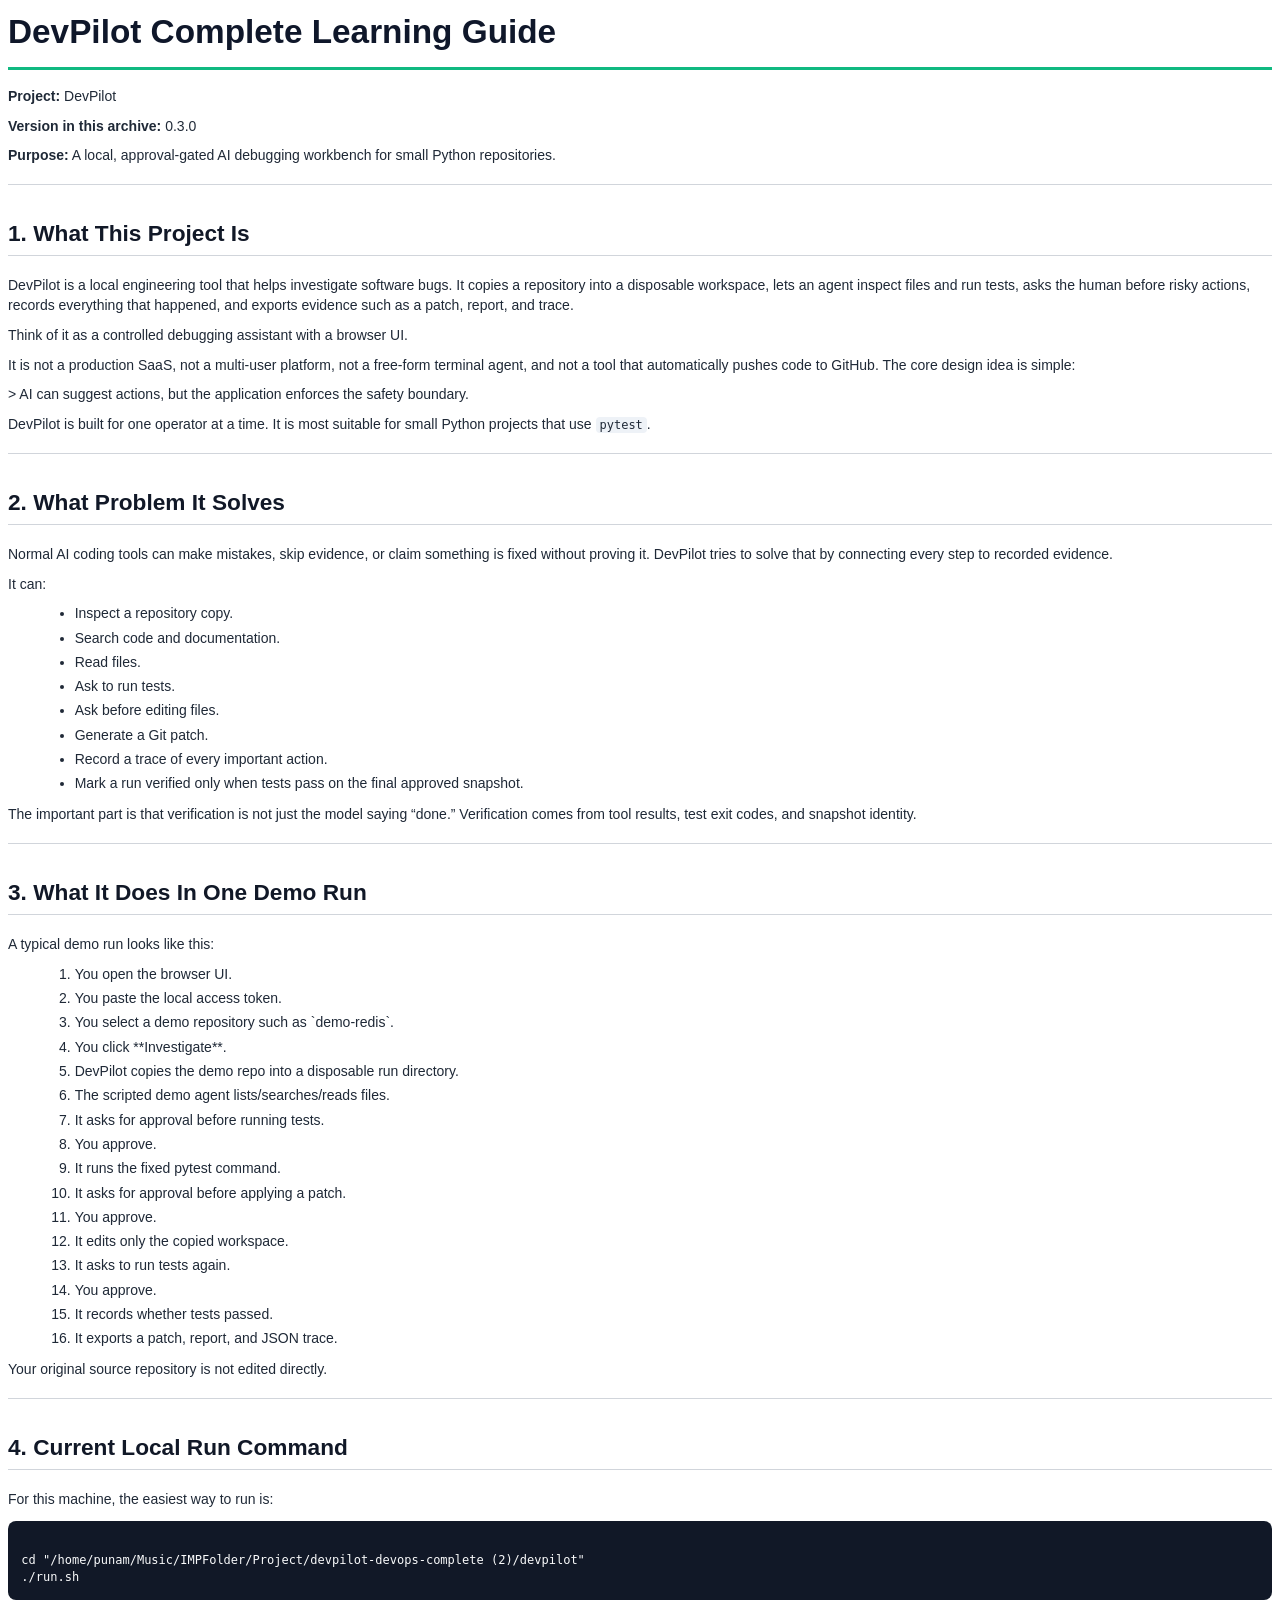
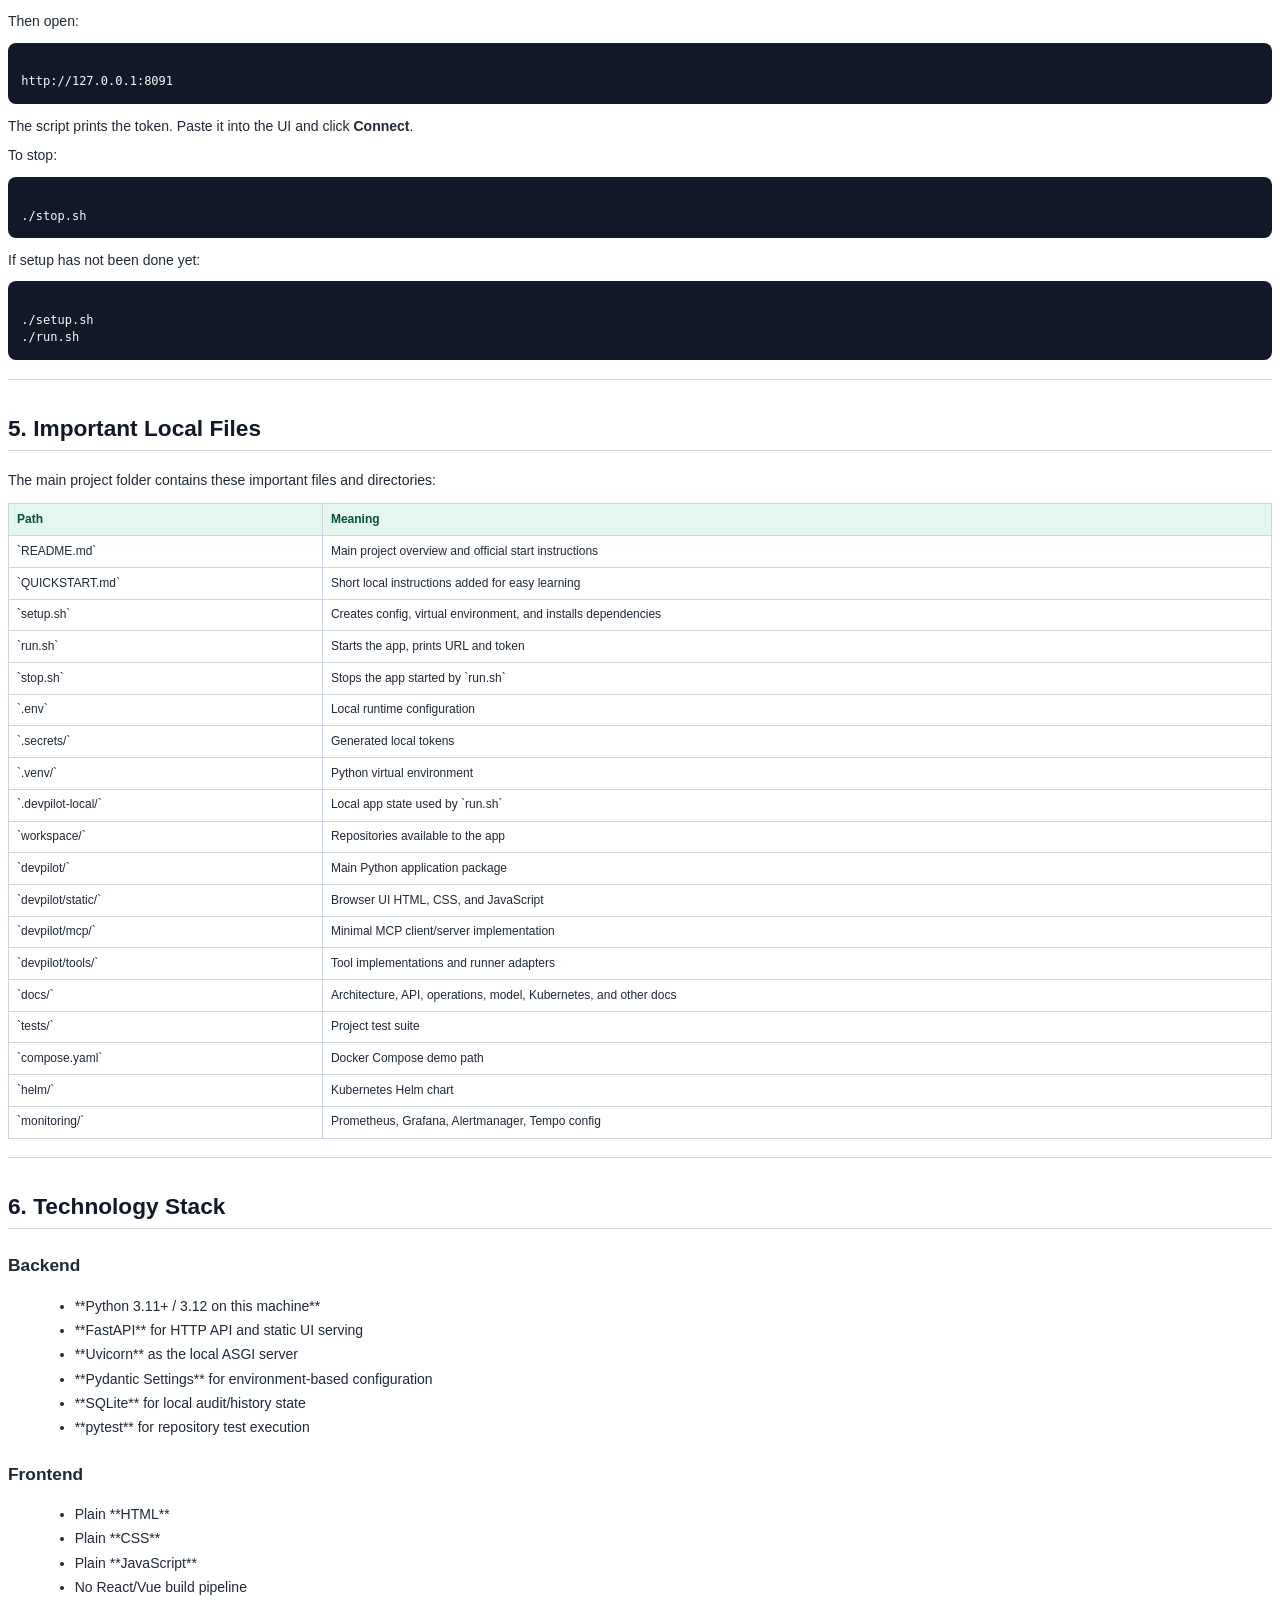
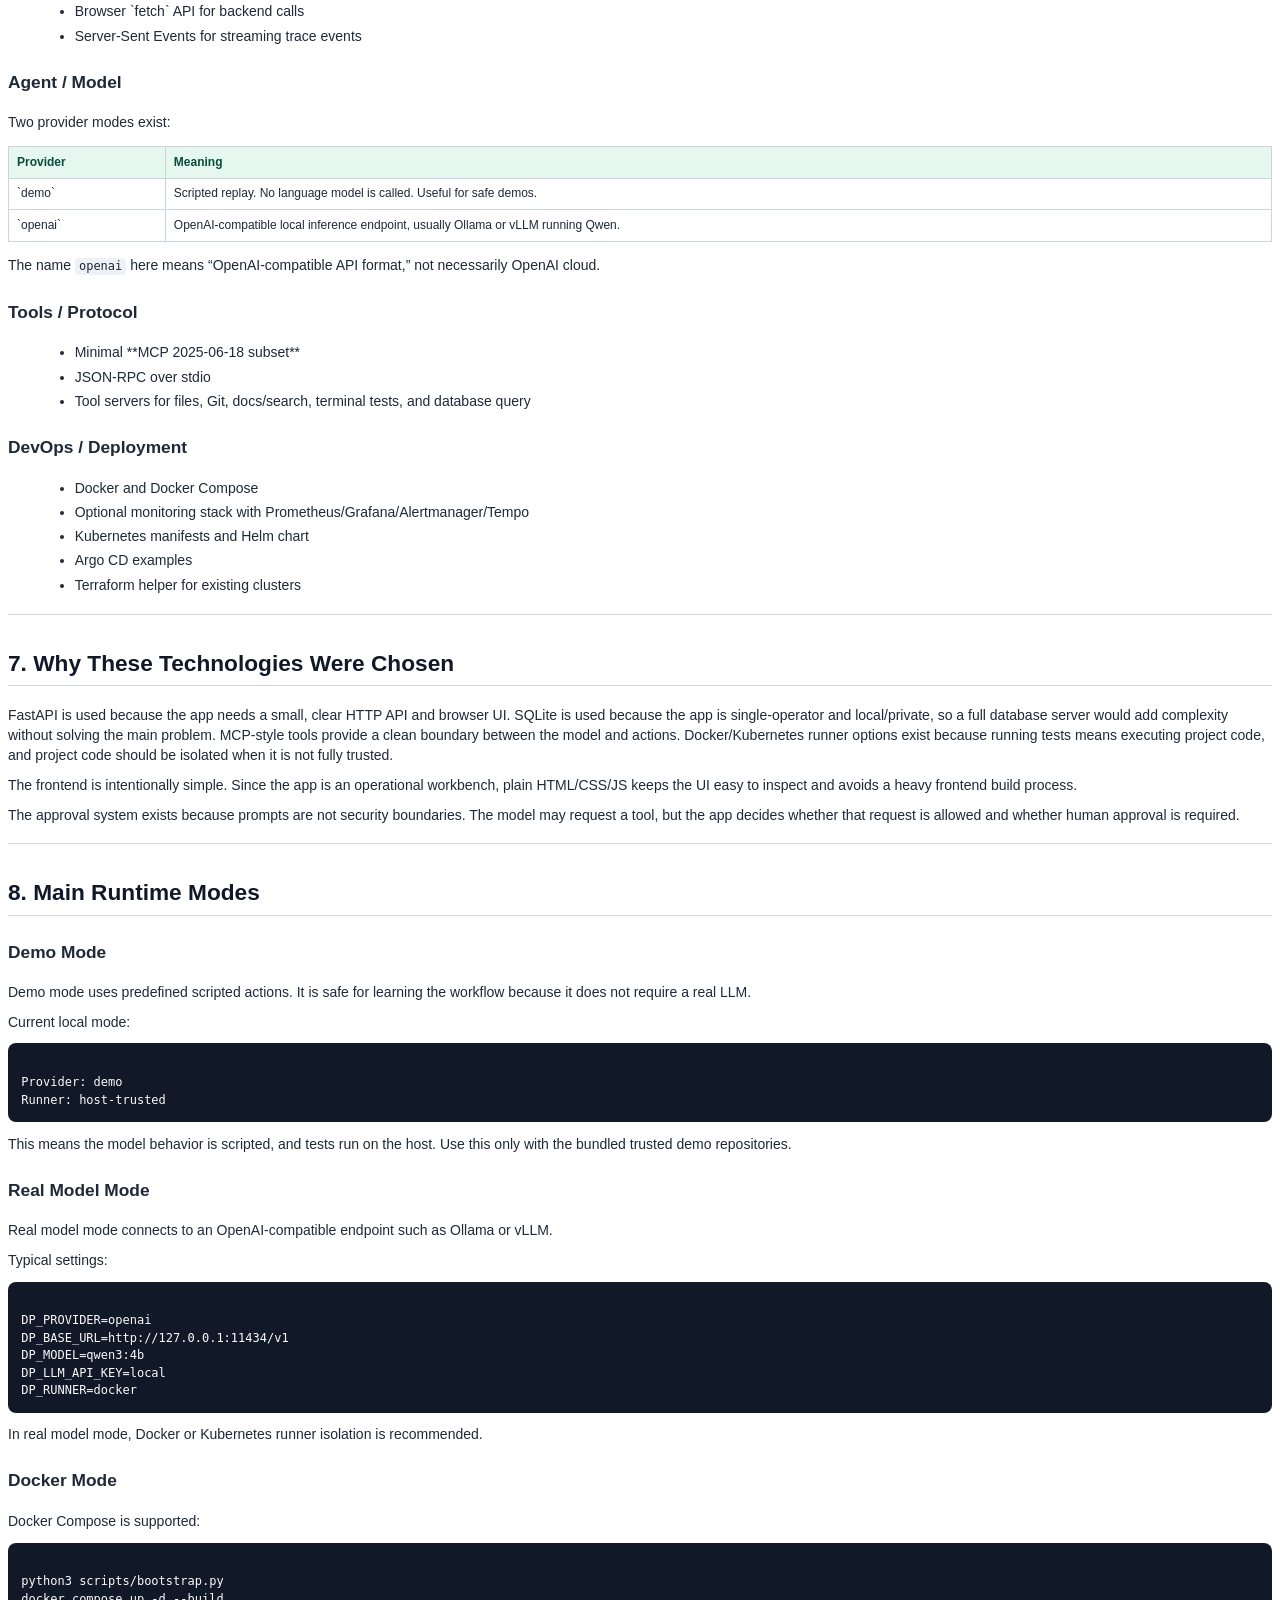
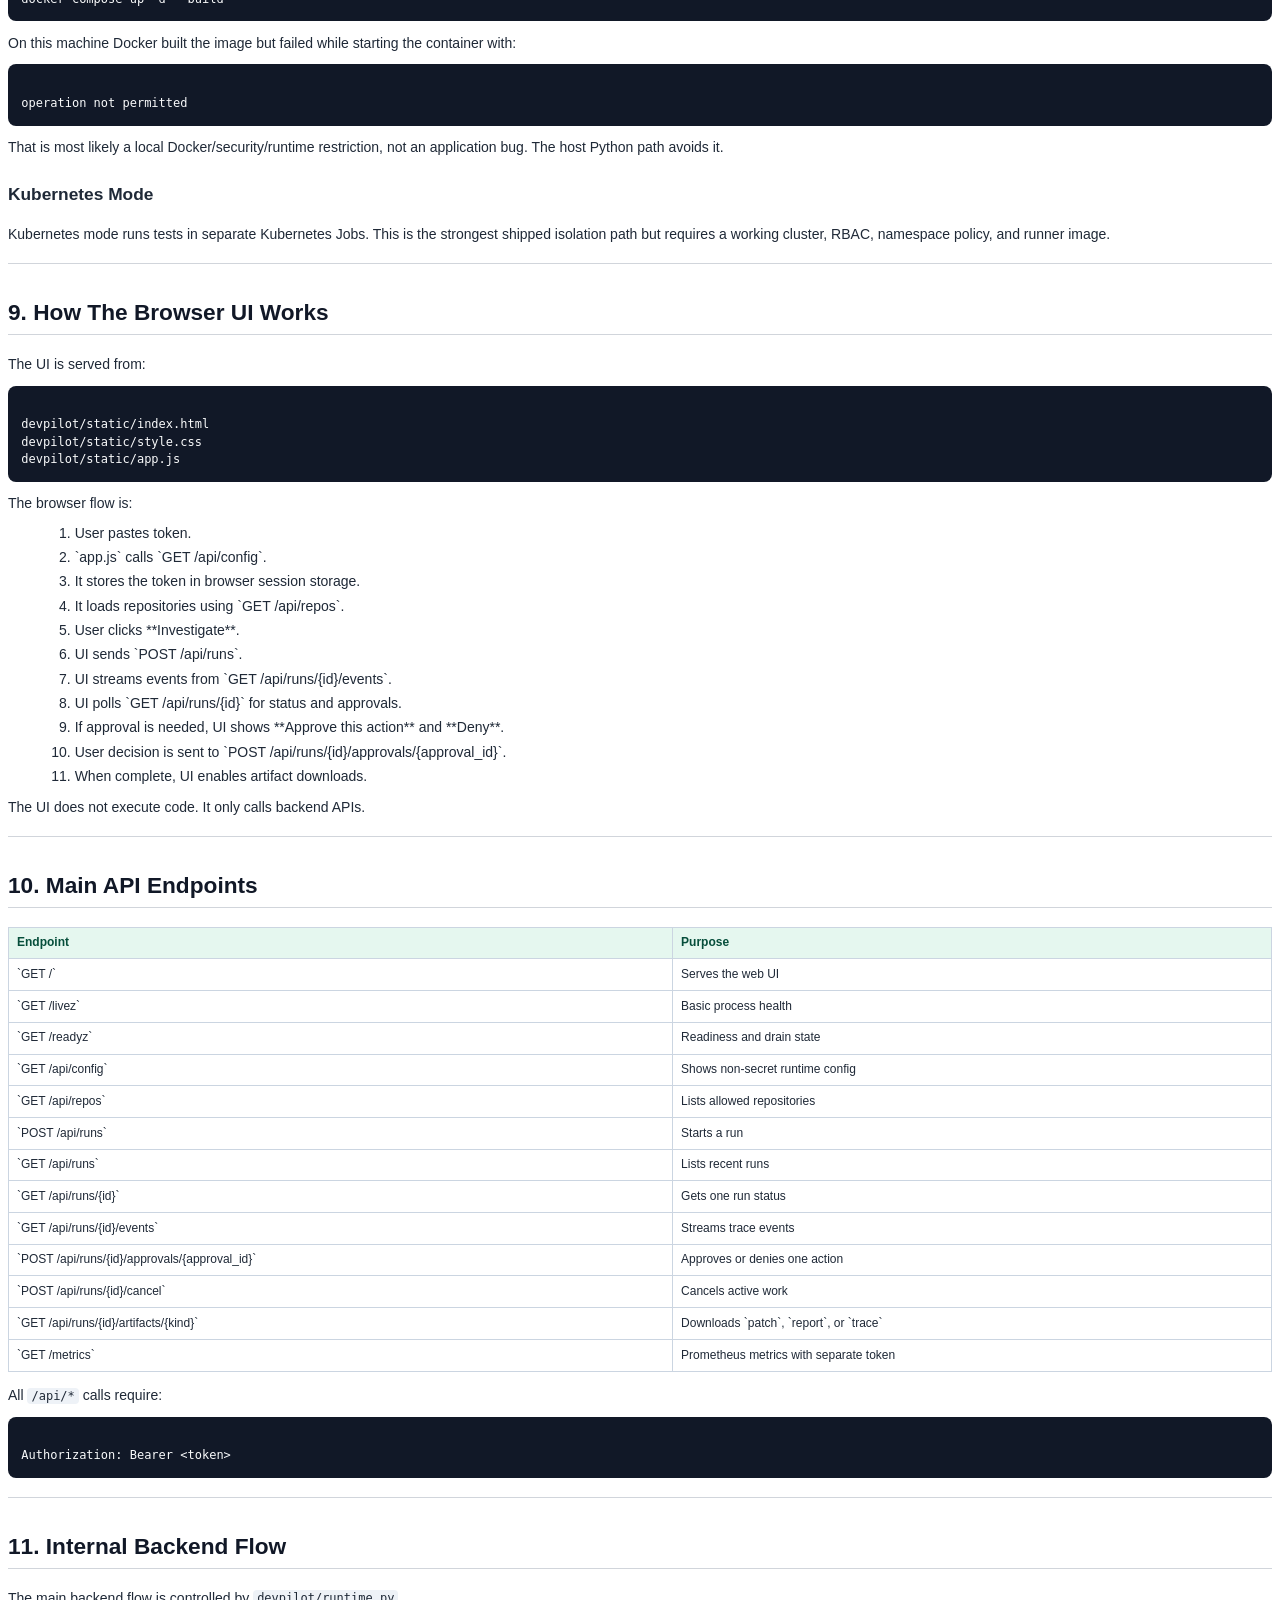
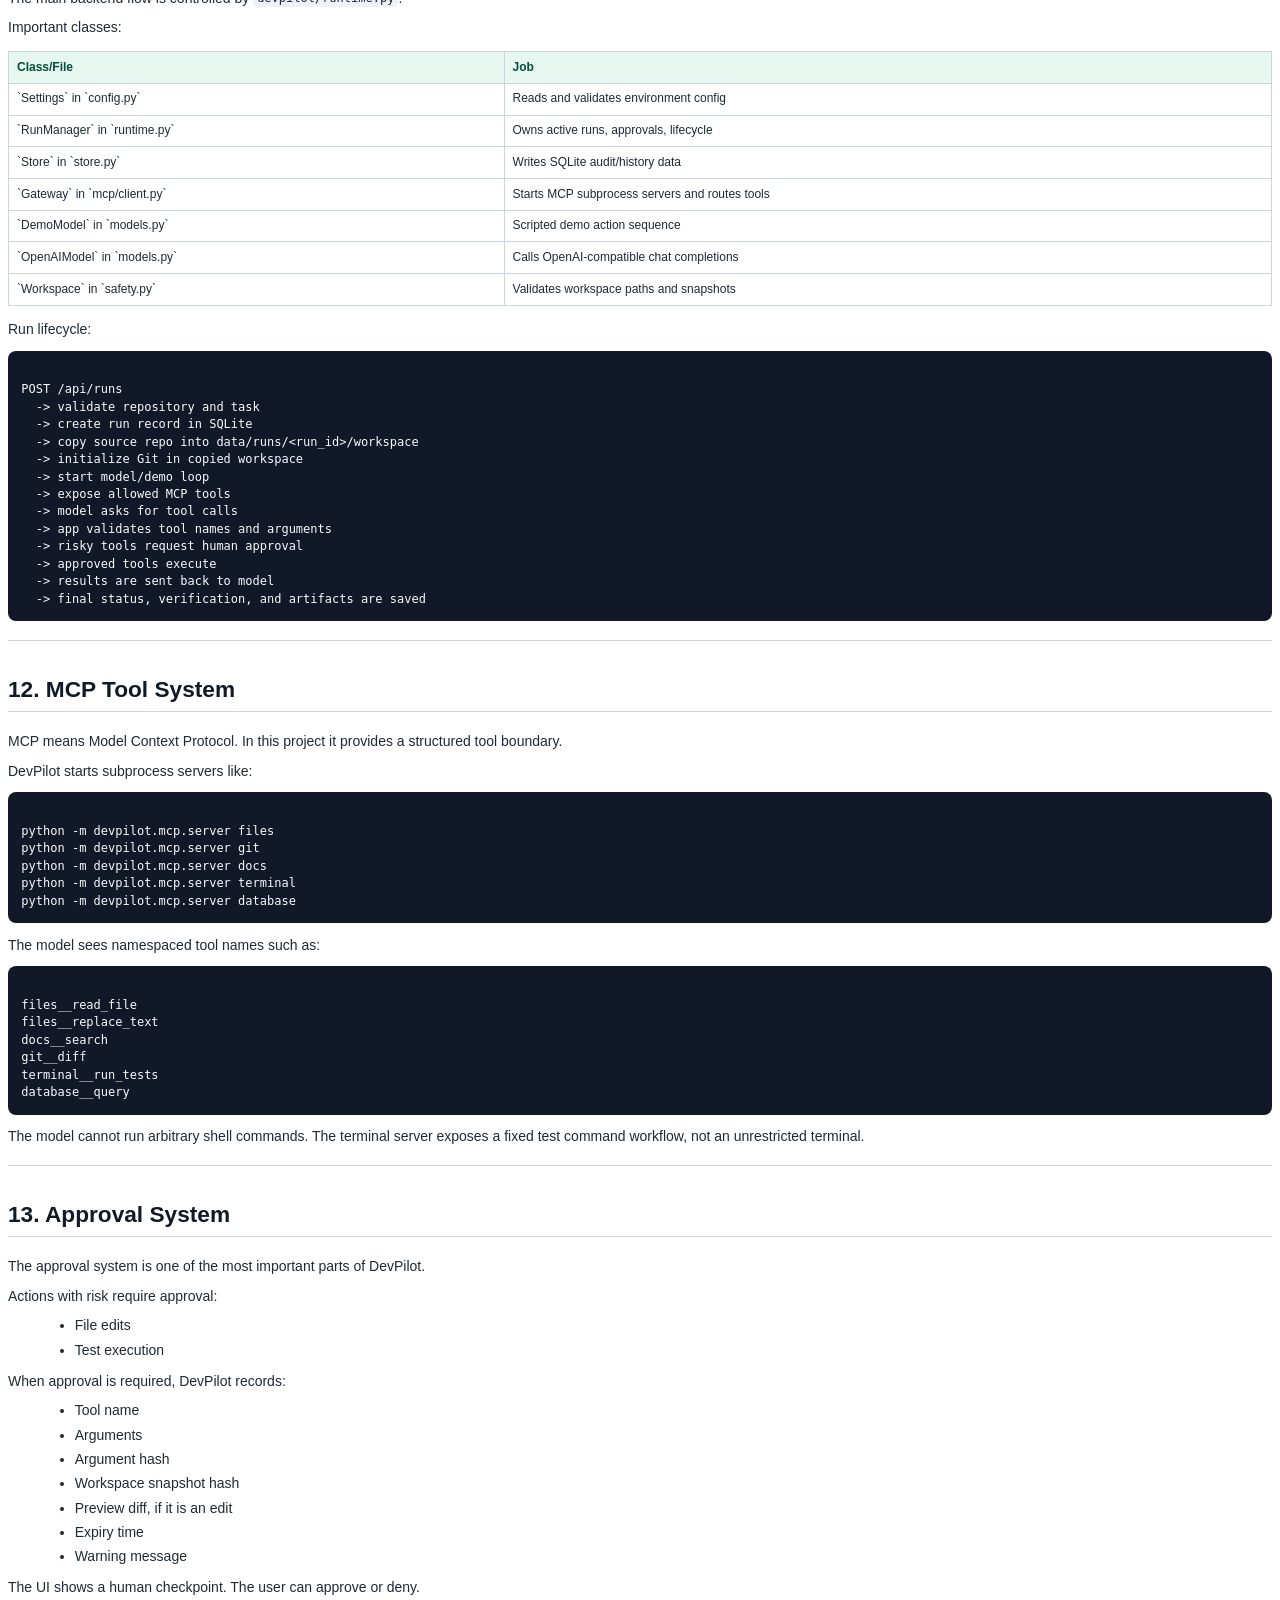
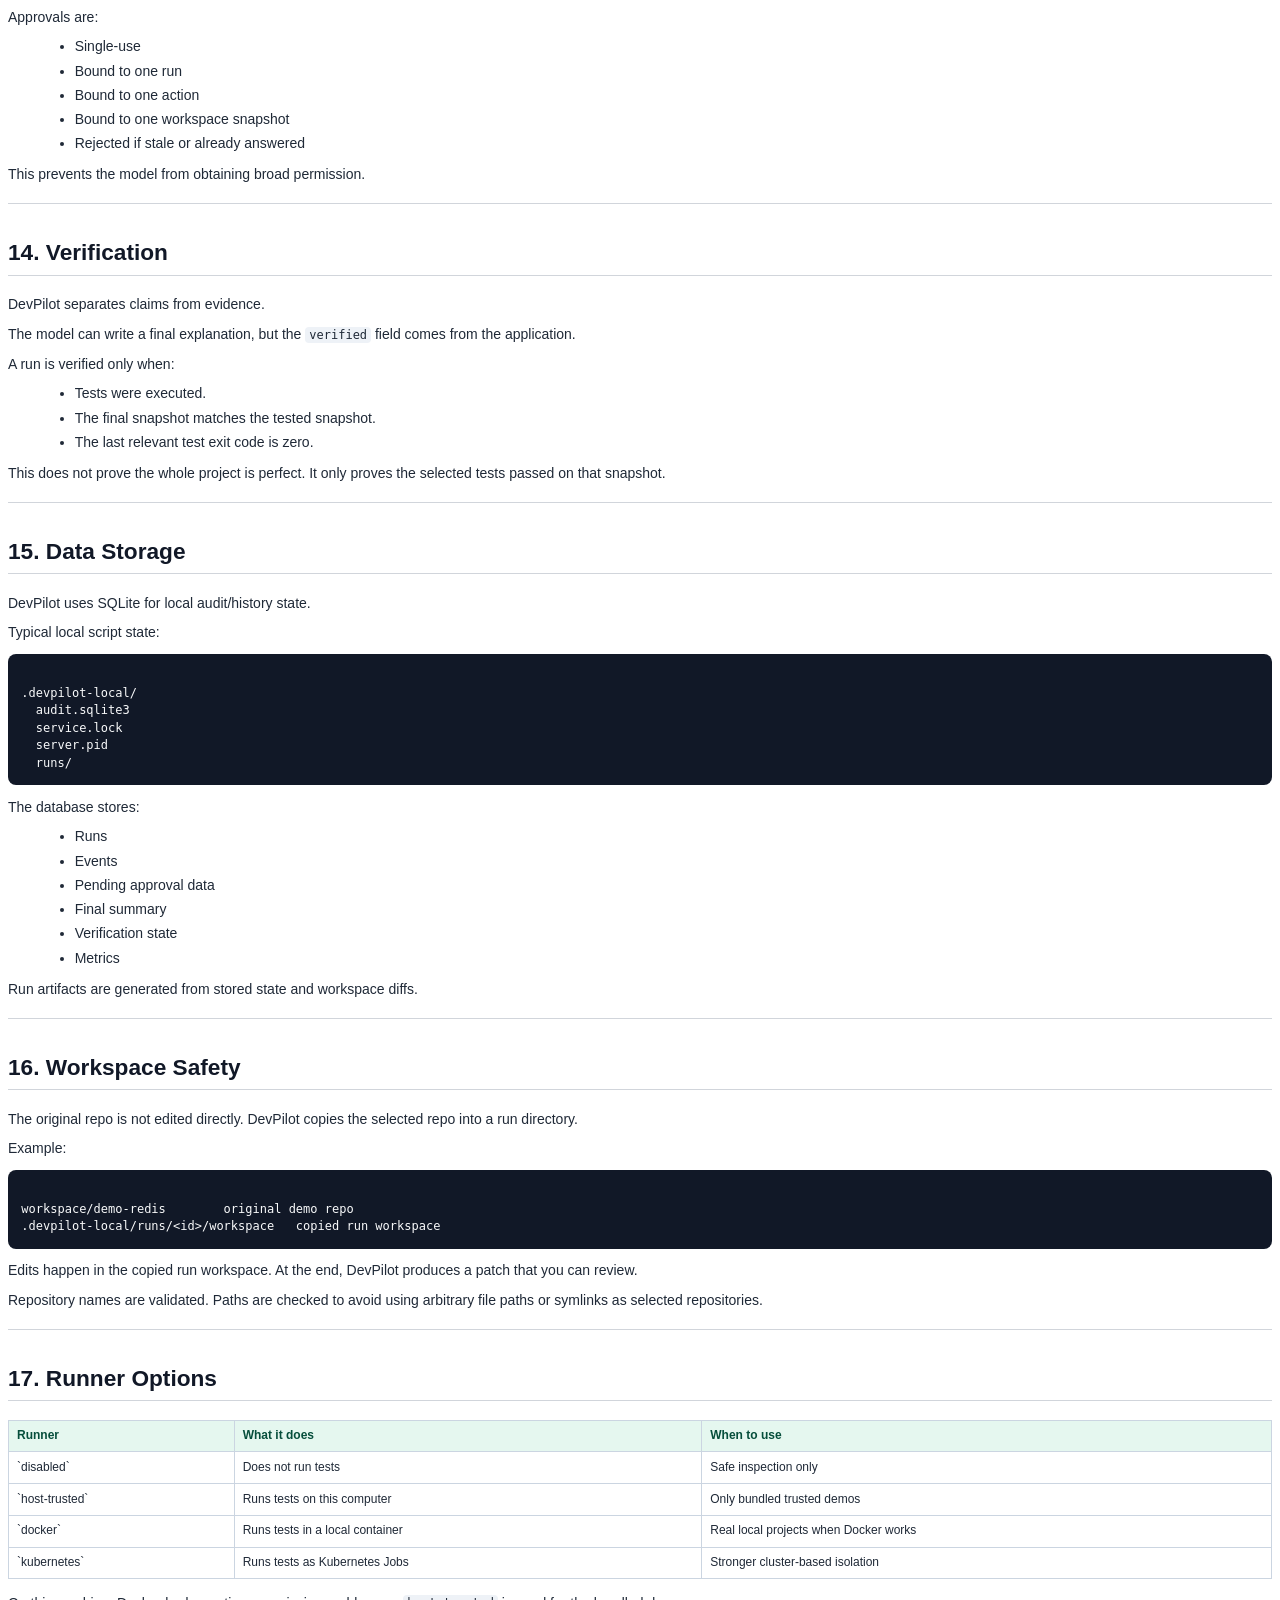
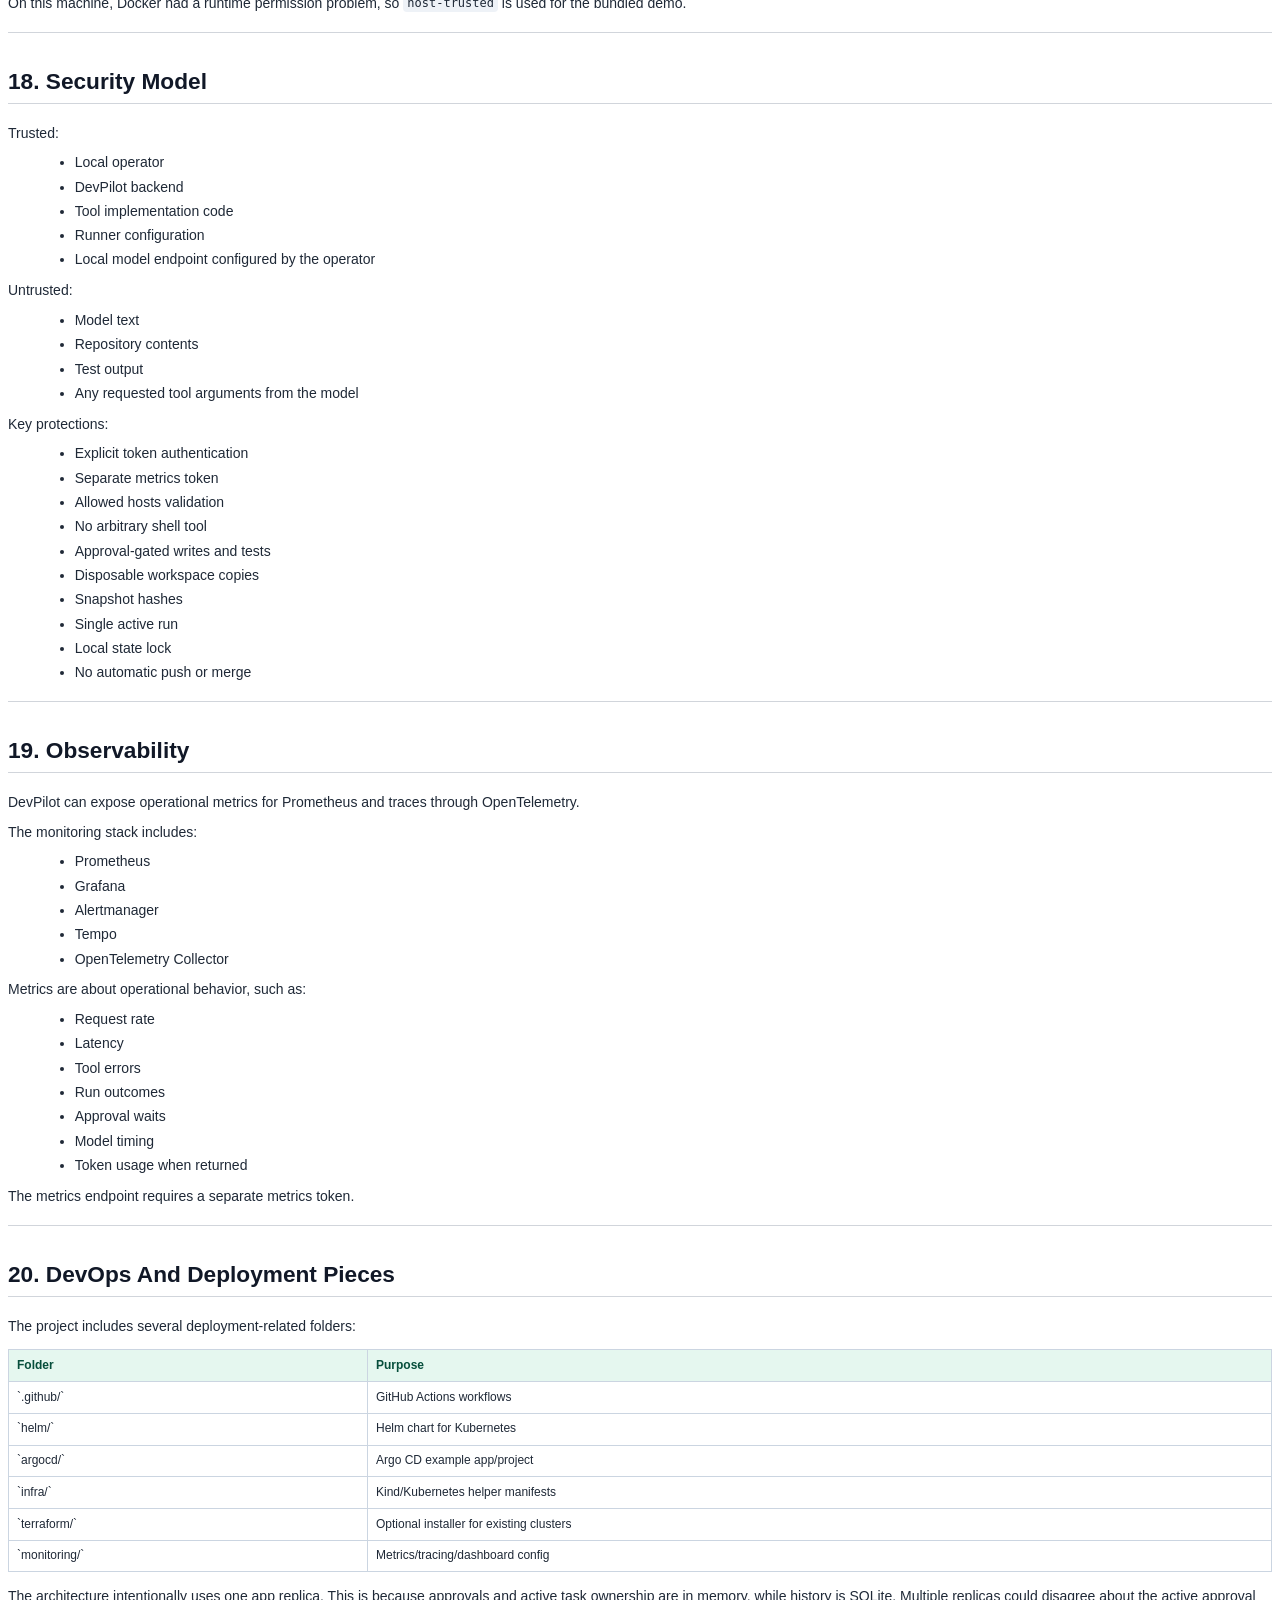
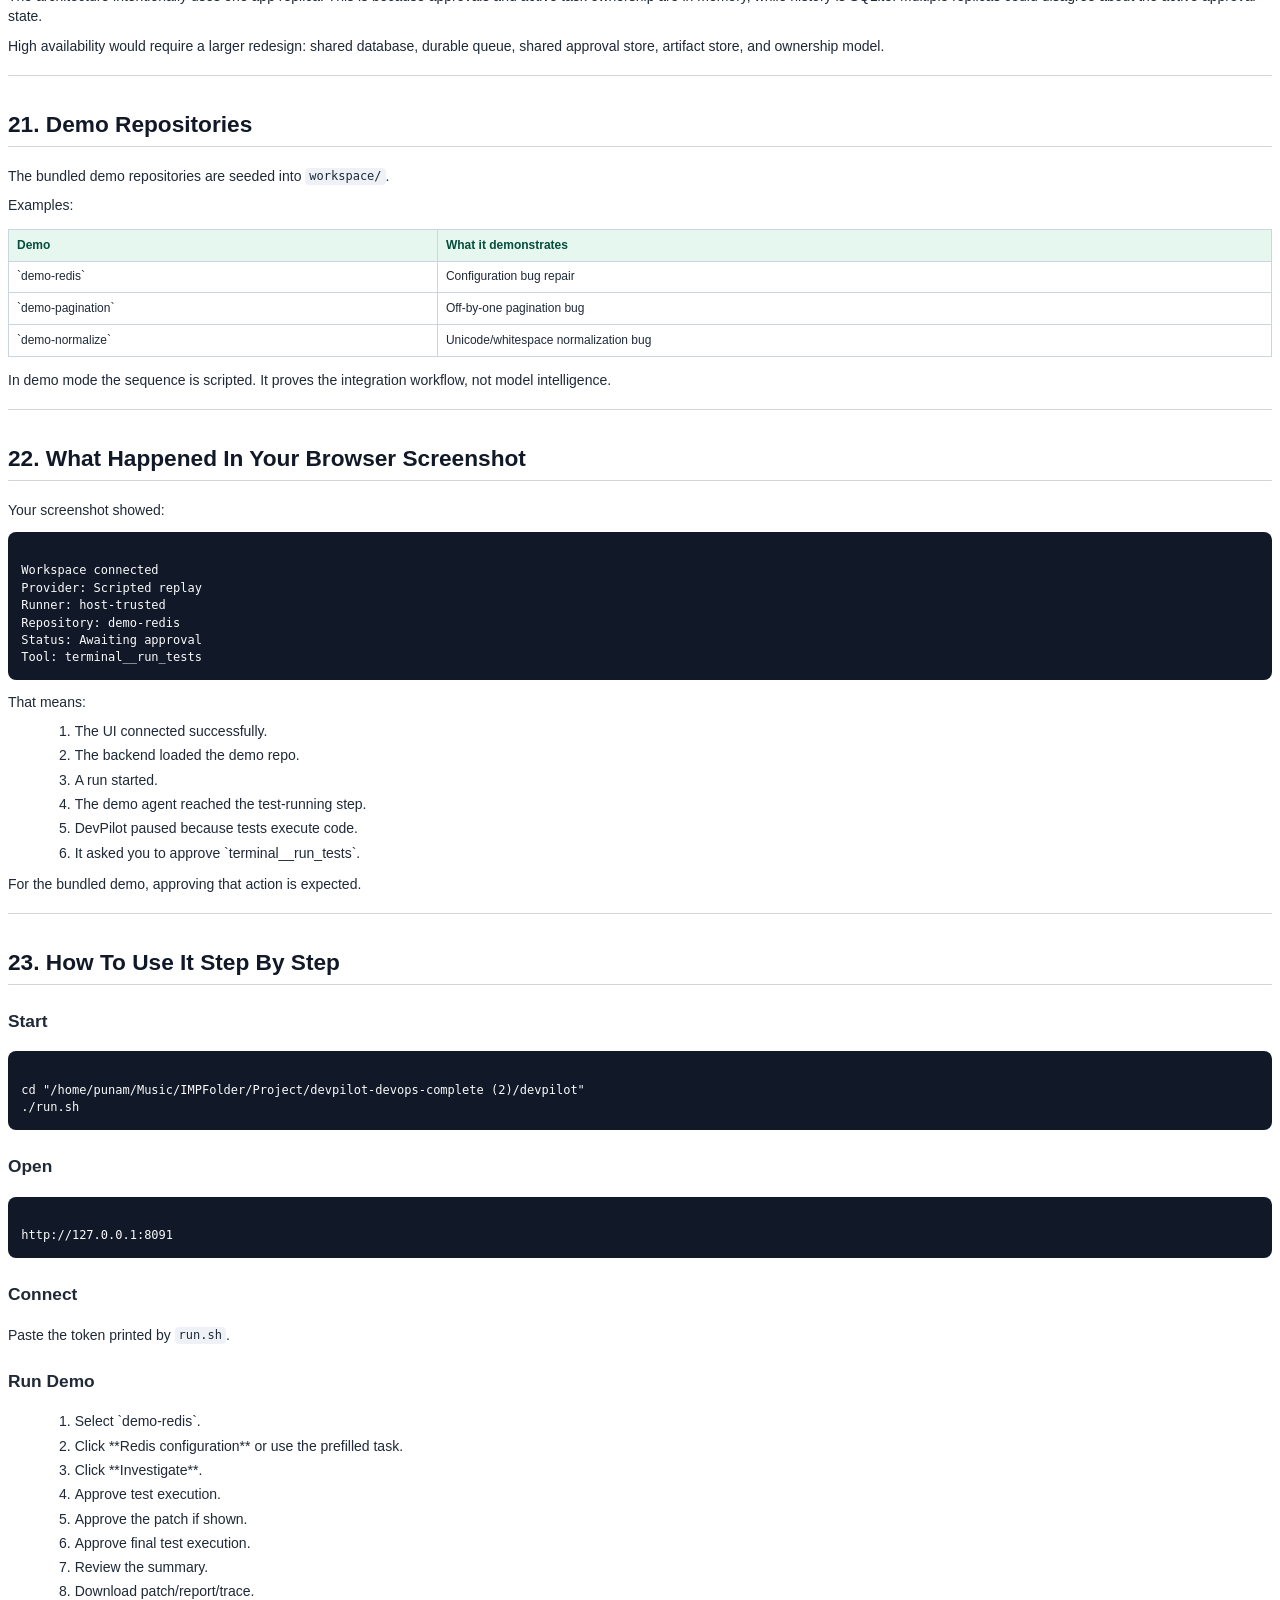
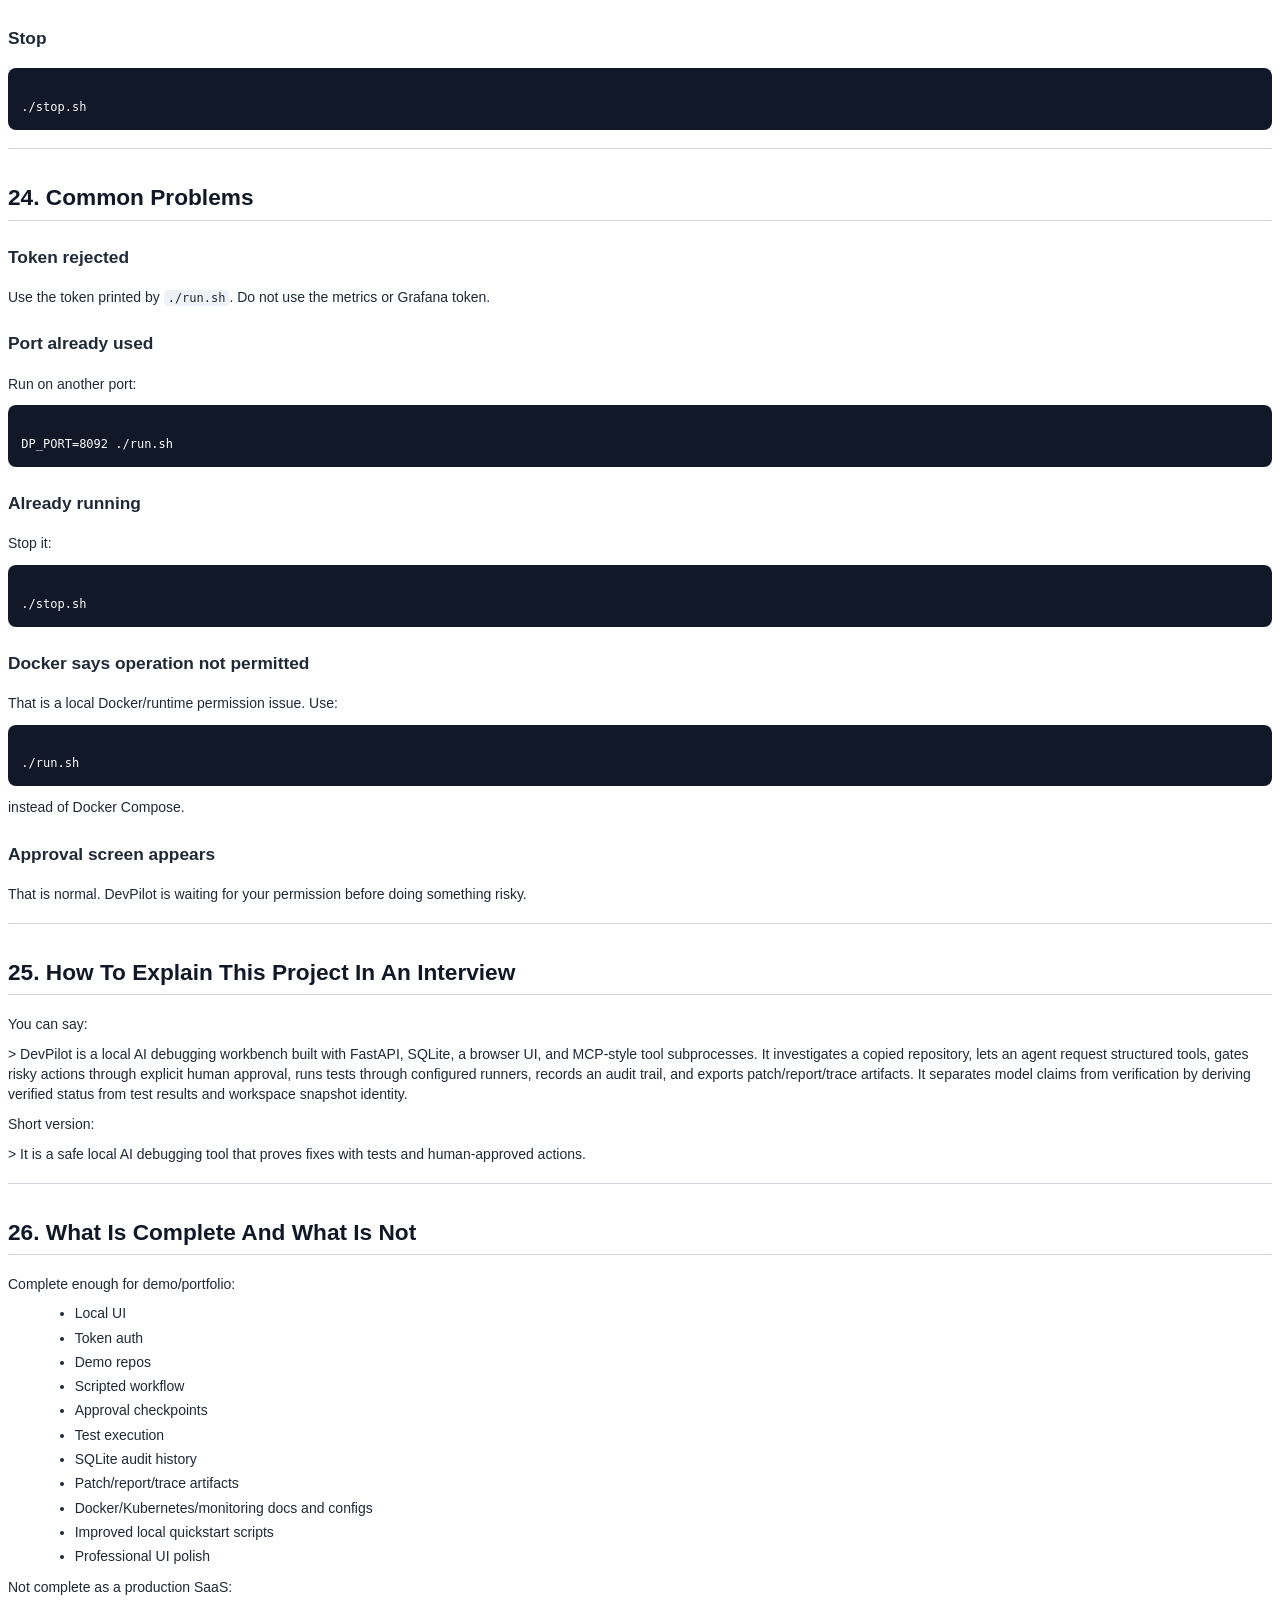
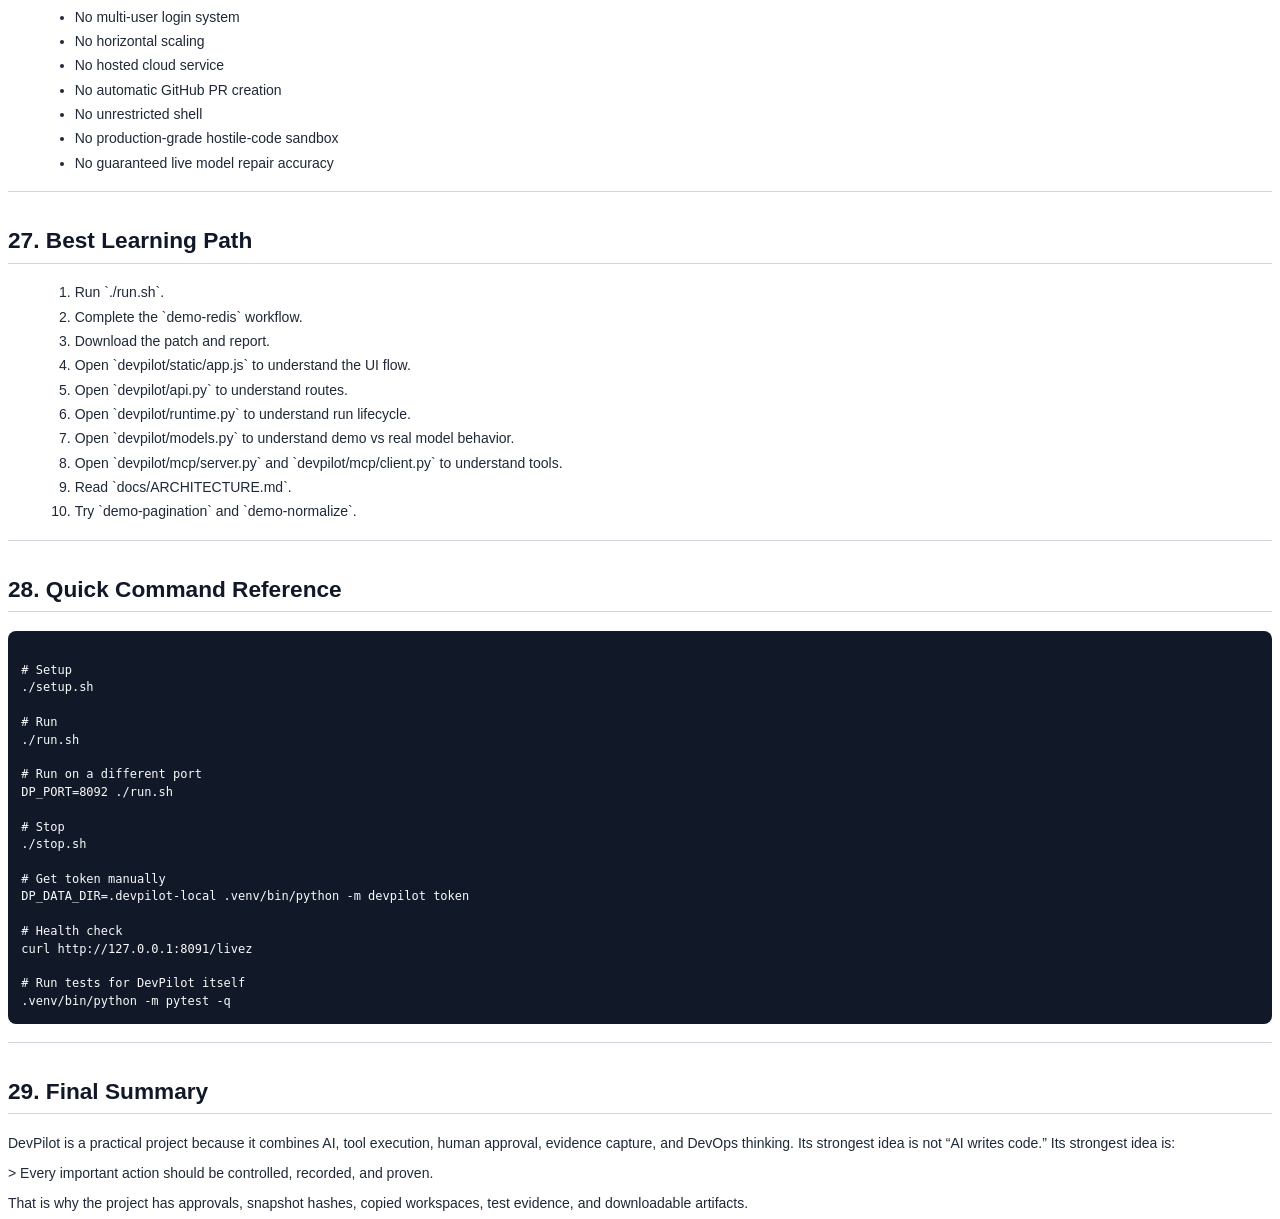
<file: docs/DevPilot_Full_Guide.html>
<!doctype html><html><head><meta charset="utf-8"><title>DevPilot Complete Learning Guide</title><style>
@page { margin: 0.75in; }
body { font-family: Arial, sans-serif; color: #1f2937; line-height: 1.45; font-size: 10.5pt; }
h1 { color: #0f172a; font-size: 25pt; margin: 0 0 12pt; border-bottom: 3px solid #10b981; padding-bottom: 8pt; }
h2 { color: #111827; font-size: 17pt; margin-top: 24pt; border-bottom: 1px solid #d1d5db; padding-bottom: 4pt; }
h3 { color: #1f2937; font-size: 13pt; margin-top: 18pt; }
p { margin: 7pt 0; }
ul, ol { margin: 6pt 0 8pt 20pt; }
li { margin: 3pt 0; }
code { font-family: DejaVu Sans Mono, Consolas, monospace; background: #eef2f7; padding: 1pt 3pt; border-radius: 3pt; font-size: 9pt; }
pre { background: #111827; color: #f9fafb; padding: 10pt; border-radius: 6pt; white-space: pre-wrap; font-size: 8.5pt; }
pre code { background: transparent; color: inherit; padding: 0; }
table { width: 100%; border-collapse: collapse; margin: 10pt 0; font-size: 9pt; }
th { background: #e5f7ef; color: #064e3b; text-align: left; }
th, td { border: 1px solid #cbd5e1; padding: 5pt 6pt; vertical-align: top; }
blockquote { border-left: 4px solid #10b981; padding-left: 10pt; color: #475569; }
hr { border: 0; border-top: 1px solid #d1d5db; margin: 14pt 0; }
</style></head><body><h1>DevPilot Complete Learning Guide</h1>
<p><strong>Project:</strong> DevPilot  </p>
<p><strong>Version in this archive:</strong> 0.3.0  </p>
<p><strong>Purpose:</strong> A local, approval-gated AI debugging workbench for small Python repositories.</p>
<hr>
<h2>1. What This Project Is</h2>
<p>DevPilot is a local engineering tool that helps investigate software bugs. It copies a repository into a disposable workspace, lets an agent inspect files and run tests, asks the human before risky actions, records everything that happened, and exports evidence such as a patch, report, and trace.</p>
<p>Think of it as a controlled debugging assistant with a browser UI.</p>
<p>It is not a production SaaS, not a multi-user platform, not a free-form terminal agent, and not a tool that automatically pushes code to GitHub. The core design idea is simple:</p>
<p>&gt; AI can suggest actions, but the application enforces the safety boundary.</p>
<p>DevPilot is built for one operator at a time. It is most suitable for small Python projects that use <code>pytest</code>.</p>
<hr>
<h2>2. What Problem It Solves</h2>
<p>Normal AI coding tools can make mistakes, skip evidence, or claim something is fixed without proving it. DevPilot tries to solve that by connecting every step to recorded evidence.</p>
<p>It can:</p>
<ul>
<li>Inspect a repository copy.</li>
<li>Search code and documentation.</li>
<li>Read files.</li>
<li>Ask to run tests.</li>
<li>Ask before editing files.</li>
<li>Generate a Git patch.</li>
<li>Record a trace of every important action.</li>
<li>Mark a run verified only when tests pass on the final approved snapshot.</li>
</ul>
<p>The important part is that verification is not just the model saying “done.” Verification comes from tool results, test exit codes, and snapshot identity.</p>
<hr>
<h2>3. What It Does In One Demo Run</h2>
<p>A typical demo run looks like this:</p>
<ol>
<li>You open the browser UI.</li>
<li>You paste the local access token.</li>
<li>You select a demo repository such as `demo-redis`.</li>
<li>You click **Investigate**.</li>
<li>DevPilot copies the demo repo into a disposable run directory.</li>
<li>The scripted demo agent lists/searches/reads files.</li>
<li>It asks for approval before running tests.</li>
<li>You approve.</li>
<li>It runs the fixed pytest command.</li>
<li>It asks for approval before applying a patch.</li>
<li>You approve.</li>
<li>It edits only the copied workspace.</li>
<li>It asks to run tests again.</li>
<li>You approve.</li>
<li>It records whether tests passed.</li>
<li>It exports a patch, report, and JSON trace.</li>
</ol>
<p>Your original source repository is not edited directly.</p>
<hr>
<h2>4. Current Local Run Command</h2>
<p>For this machine, the easiest way to run is:</p>
<pre><code>
cd &quot;/home/punam/Music/IMPFolder/Project/devpilot-devops-complete (2)/devpilot&quot;
./run.sh
</code></pre>
<p>Then open:</p>
<pre><code>
http://127.0.0.1:8091
</code></pre>
<p>The script prints the token. Paste it into the UI and click <strong>Connect</strong>.</p>
<p>To stop:</p>
<pre><code>
./stop.sh
</code></pre>
<p>If setup has not been done yet:</p>
<pre><code>
./setup.sh
./run.sh
</code></pre>
<hr>
<h2>5. Important Local Files</h2>
<p>The main project folder contains these important files and directories:</p>
<table>
<tr><th>Path</th><th>Meaning</th></tr>
<tr><td>`README.md`</td><td>Main project overview and official start instructions</td></tr>
<tr><td>`QUICKSTART.md`</td><td>Short local instructions added for easy learning</td></tr>
<tr><td>`setup.sh`</td><td>Creates config, virtual environment, and installs dependencies</td></tr>
<tr><td>`run.sh`</td><td>Starts the app, prints URL and token</td></tr>
<tr><td>`stop.sh`</td><td>Stops the app started by `run.sh`</td></tr>
<tr><td>`.env`</td><td>Local runtime configuration</td></tr>
<tr><td>`.secrets/`</td><td>Generated local tokens</td></tr>
<tr><td>`.venv/`</td><td>Python virtual environment</td></tr>
<tr><td>`.devpilot-local/`</td><td>Local app state used by `run.sh`</td></tr>
<tr><td>`workspace/`</td><td>Repositories available to the app</td></tr>
<tr><td>`devpilot/`</td><td>Main Python application package</td></tr>
<tr><td>`devpilot/static/`</td><td>Browser UI HTML, CSS, and JavaScript</td></tr>
<tr><td>`devpilot/mcp/`</td><td>Minimal MCP client/server implementation</td></tr>
<tr><td>`devpilot/tools/`</td><td>Tool implementations and runner adapters</td></tr>
<tr><td>`docs/`</td><td>Architecture, API, operations, model, Kubernetes, and other docs</td></tr>
<tr><td>`tests/`</td><td>Project test suite</td></tr>
<tr><td>`compose.yaml`</td><td>Docker Compose demo path</td></tr>
<tr><td>`helm/`</td><td>Kubernetes Helm chart</td></tr>
<tr><td>`monitoring/`</td><td>Prometheus, Grafana, Alertmanager, Tempo config</td></tr>
</table>
<hr>
<h2>6. Technology Stack</h2>
<h3>Backend</h3>
<ul>
<li>**Python 3.11+ / 3.12 on this machine**</li>
<li>**FastAPI** for HTTP API and static UI serving</li>
<li>**Uvicorn** as the local ASGI server</li>
<li>**Pydantic Settings** for environment-based configuration</li>
<li>**SQLite** for local audit/history state</li>
<li>**pytest** for repository test execution</li>
</ul>
<h3>Frontend</h3>
<ul>
<li>Plain **HTML**</li>
<li>Plain **CSS**</li>
<li>Plain **JavaScript**</li>
<li>No React/Vue build pipeline</li>
<li>Browser `fetch` API for backend calls</li>
<li>Server-Sent Events for streaming trace events</li>
</ul>
<h3>Agent / Model</h3>
<p>Two provider modes exist:</p>
<table>
<tr><th>Provider</th><th>Meaning</th></tr>
<tr><td>`demo`</td><td>Scripted replay. No language model is called. Useful for safe demos.</td></tr>
<tr><td>`openai`</td><td>OpenAI-compatible local inference endpoint, usually Ollama or vLLM running Qwen.</td></tr>
</table>
<p>The name <code>openai</code> here means “OpenAI-compatible API format,” not necessarily OpenAI cloud.</p>
<h3>Tools / Protocol</h3>
<ul>
<li>Minimal **MCP 2025-06-18 subset**</li>
<li>JSON-RPC over stdio</li>
<li>Tool servers for files, Git, docs/search, terminal tests, and database query</li>
</ul>
<h3>DevOps / Deployment</h3>
<ul>
<li>Docker and Docker Compose</li>
<li>Optional monitoring stack with Prometheus/Grafana/Alertmanager/Tempo</li>
<li>Kubernetes manifests and Helm chart</li>
<li>Argo CD examples</li>
<li>Terraform helper for existing clusters</li>
</ul>
<hr>
<h2>7. Why These Technologies Were Chosen</h2>
<p>FastAPI is used because the app needs a small, clear HTTP API and browser UI. SQLite is used because the app is single-operator and local/private, so a full database server would add complexity without solving the main problem. MCP-style tools provide a clean boundary between the model and actions. Docker/Kubernetes runner options exist because running tests means executing project code, and project code should be isolated when it is not fully trusted.</p>
<p>The frontend is intentionally simple. Since the app is an operational workbench, plain HTML/CSS/JS keeps the UI easy to inspect and avoids a heavy frontend build process.</p>
<p>The approval system exists because prompts are not security boundaries. The model may request a tool, but the app decides whether that request is allowed and whether human approval is required.</p>
<hr>
<h2>8. Main Runtime Modes</h2>
<h3>Demo Mode</h3>
<p>Demo mode uses predefined scripted actions. It is safe for learning the workflow because it does not require a real LLM.</p>
<p>Current local mode:</p>
<pre><code>
Provider: demo
Runner: host-trusted
</code></pre>
<p>This means the model behavior is scripted, and tests run on the host. Use this only with the bundled trusted demo repositories.</p>
<h3>Real Model Mode</h3>
<p>Real model mode connects to an OpenAI-compatible endpoint such as Ollama or vLLM.</p>
<p>Typical settings:</p>
<pre><code>
DP_PROVIDER=openai
DP_BASE_URL=http://127.0.0.1:11434/v1
DP_MODEL=qwen3:4b
DP_LLM_API_KEY=local
DP_RUNNER=docker
</code></pre>
<p>In real model mode, Docker or Kubernetes runner isolation is recommended.</p>
<h3>Docker Mode</h3>
<p>Docker Compose is supported:</p>
<pre><code>
python3 scripts/bootstrap.py
docker compose up -d --build
</code></pre>
<p>On this machine Docker built the image but failed while starting the container with:</p>
<pre><code>
operation not permitted
</code></pre>
<p>That is most likely a local Docker/security/runtime restriction, not an application bug. The host Python path avoids it.</p>
<h3>Kubernetes Mode</h3>
<p>Kubernetes mode runs tests in separate Kubernetes Jobs. This is the strongest shipped isolation path but requires a working cluster, RBAC, namespace policy, and runner image.</p>
<hr>
<h2>9. How The Browser UI Works</h2>
<p>The UI is served from:</p>
<pre><code>
devpilot/static/index.html
devpilot/static/style.css
devpilot/static/app.js
</code></pre>
<p>The browser flow is:</p>
<ol>
<li>User pastes token.</li>
<li>`app.js` calls `GET /api/config`.</li>
<li>It stores the token in browser session storage.</li>
<li>It loads repositories using `GET /api/repos`.</li>
<li>User clicks **Investigate**.</li>
<li>UI sends `POST /api/runs`.</li>
<li>UI streams events from `GET /api/runs/{id}/events`.</li>
<li>UI polls `GET /api/runs/{id}` for status and approvals.</li>
<li>If approval is needed, UI shows **Approve this action** and **Deny**.</li>
<li>User decision is sent to `POST /api/runs/{id}/approvals/{approval_id}`.</li>
<li>When complete, UI enables artifact downloads.</li>
</ol>
<p>The UI does not execute code. It only calls backend APIs.</p>
<hr>
<h2>10. Main API Endpoints</h2>
<table>
<tr><th>Endpoint</th><th>Purpose</th></tr>
<tr><td>`GET /`</td><td>Serves the web UI</td></tr>
<tr><td>`GET /livez`</td><td>Basic process health</td></tr>
<tr><td>`GET /readyz`</td><td>Readiness and drain state</td></tr>
<tr><td>`GET /api/config`</td><td>Shows non-secret runtime config</td></tr>
<tr><td>`GET /api/repos`</td><td>Lists allowed repositories</td></tr>
<tr><td>`POST /api/runs`</td><td>Starts a run</td></tr>
<tr><td>`GET /api/runs`</td><td>Lists recent runs</td></tr>
<tr><td>`GET /api/runs/{id}`</td><td>Gets one run status</td></tr>
<tr><td>`GET /api/runs/{id}/events`</td><td>Streams trace events</td></tr>
<tr><td>`POST /api/runs/{id}/approvals/{approval_id}`</td><td>Approves or denies one action</td></tr>
<tr><td>`POST /api/runs/{id}/cancel`</td><td>Cancels active work</td></tr>
<tr><td>`GET /api/runs/{id}/artifacts/{kind}`</td><td>Downloads `patch`, `report`, or `trace`</td></tr>
<tr><td>`GET /metrics`</td><td>Prometheus metrics with separate token</td></tr>
</table>
<p>All <code>/api/*</code> calls require:</p>
<pre><code>
Authorization: Bearer &lt;token&gt;
</code></pre>
<hr>
<h2>11. Internal Backend Flow</h2>
<p>The main backend flow is controlled by <code>devpilot/runtime.py</code>.</p>
<p>Important classes:</p>
<table>
<tr><th>Class/File</th><th>Job</th></tr>
<tr><td>`Settings` in `config.py`</td><td>Reads and validates environment config</td></tr>
<tr><td>`RunManager` in `runtime.py`</td><td>Owns active runs, approvals, lifecycle</td></tr>
<tr><td>`Store` in `store.py`</td><td>Writes SQLite audit/history data</td></tr>
<tr><td>`Gateway` in `mcp/client.py`</td><td>Starts MCP subprocess servers and routes tools</td></tr>
<tr><td>`DemoModel` in `models.py`</td><td>Scripted demo action sequence</td></tr>
<tr><td>`OpenAIModel` in `models.py`</td><td>Calls OpenAI-compatible chat completions</td></tr>
<tr><td>`Workspace` in `safety.py`</td><td>Validates workspace paths and snapshots</td></tr>
</table>
<p>Run lifecycle:</p>
<pre><code>
POST /api/runs
  -&gt; validate repository and task
  -&gt; create run record in SQLite
  -&gt; copy source repo into data/runs/&lt;run_id&gt;/workspace
  -&gt; initialize Git in copied workspace
  -&gt; start model/demo loop
  -&gt; expose allowed MCP tools
  -&gt; model asks for tool calls
  -&gt; app validates tool names and arguments
  -&gt; risky tools request human approval
  -&gt; approved tools execute
  -&gt; results are sent back to model
  -&gt; final status, verification, and artifacts are saved
</code></pre>
<hr>
<h2>12. MCP Tool System</h2>
<p>MCP means Model Context Protocol. In this project it provides a structured tool boundary.</p>
<p>DevPilot starts subprocess servers like:</p>
<pre><code>
python -m devpilot.mcp.server files
python -m devpilot.mcp.server git
python -m devpilot.mcp.server docs
python -m devpilot.mcp.server terminal
python -m devpilot.mcp.server database
</code></pre>
<p>The model sees namespaced tool names such as:</p>
<pre><code>
files__read_file
files__replace_text
docs__search
git__diff
terminal__run_tests
database__query
</code></pre>
<p>The model cannot run arbitrary shell commands. The terminal server exposes a fixed test command workflow, not an unrestricted terminal.</p>
<hr>
<h2>13. Approval System</h2>
<p>The approval system is one of the most important parts of DevPilot.</p>
<p>Actions with risk require approval:</p>
<ul>
<li>File edits</li>
<li>Test execution</li>
</ul>
<p>When approval is required, DevPilot records:</p>
<ul>
<li>Tool name</li>
<li>Arguments</li>
<li>Argument hash</li>
<li>Workspace snapshot hash</li>
<li>Preview diff, if it is an edit</li>
<li>Expiry time</li>
<li>Warning message</li>
</ul>
<p>The UI shows a human checkpoint. The user can approve or deny.</p>
<p>Approvals are:</p>
<ul>
<li>Single-use</li>
<li>Bound to one run</li>
<li>Bound to one action</li>
<li>Bound to one workspace snapshot</li>
<li>Rejected if stale or already answered</li>
</ul>
<p>This prevents the model from obtaining broad permission.</p>
<hr>
<h2>14. Verification</h2>
<p>DevPilot separates claims from evidence.</p>
<p>The model can write a final explanation, but the <code>verified</code> field comes from the application.</p>
<p>A run is verified only when:</p>
<ul>
<li>Tests were executed.</li>
<li>The final snapshot matches the tested snapshot.</li>
<li>The last relevant test exit code is zero.</li>
</ul>
<p>This does not prove the whole project is perfect. It only proves the selected tests passed on that snapshot.</p>
<hr>
<h2>15. Data Storage</h2>
<p>DevPilot uses SQLite for local audit/history state.</p>
<p>Typical local script state:</p>
<pre><code>
.devpilot-local/
  audit.sqlite3
  service.lock
  server.pid
  runs/
</code></pre>
<p>The database stores:</p>
<ul>
<li>Runs</li>
<li>Events</li>
<li>Pending approval data</li>
<li>Final summary</li>
<li>Verification state</li>
<li>Metrics</li>
</ul>
<p>Run artifacts are generated from stored state and workspace diffs.</p>
<hr>
<h2>16. Workspace Safety</h2>
<p>The original repo is not edited directly. DevPilot copies the selected repo into a run directory.</p>
<p>Example:</p>
<pre><code>
workspace/demo-redis        original demo repo
.devpilot-local/runs/&lt;id&gt;/workspace   copied run workspace
</code></pre>
<p>Edits happen in the copied run workspace. At the end, DevPilot produces a patch that you can review.</p>
<p>Repository names are validated. Paths are checked to avoid using arbitrary file paths or symlinks as selected repositories.</p>
<hr>
<h2>17. Runner Options</h2>
<table>
<tr><th>Runner</th><th>What it does</th><th>When to use</th></tr>
<tr><td>`disabled`</td><td>Does not run tests</td><td>Safe inspection only</td></tr>
<tr><td>`host-trusted`</td><td>Runs tests on this computer</td><td>Only bundled trusted demos</td></tr>
<tr><td>`docker`</td><td>Runs tests in a local container</td><td>Real local projects when Docker works</td></tr>
<tr><td>`kubernetes`</td><td>Runs tests as Kubernetes Jobs</td><td>Stronger cluster-based isolation</td></tr>
</table>
<p>On this machine, Docker had a runtime permission problem, so <code>host-trusted</code> is used for the bundled demo.</p>
<hr>
<h2>18. Security Model</h2>
<p>Trusted:</p>
<ul>
<li>Local operator</li>
<li>DevPilot backend</li>
<li>Tool implementation code</li>
<li>Runner configuration</li>
<li>Local model endpoint configured by the operator</li>
</ul>
<p>Untrusted:</p>
<ul>
<li>Model text</li>
<li>Repository contents</li>
<li>Test output</li>
<li>Any requested tool arguments from the model</li>
</ul>
<p>Key protections:</p>
<ul>
<li>Explicit token authentication</li>
<li>Separate metrics token</li>
<li>Allowed hosts validation</li>
<li>No arbitrary shell tool</li>
<li>Approval-gated writes and tests</li>
<li>Disposable workspace copies</li>
<li>Snapshot hashes</li>
<li>Single active run</li>
<li>Local state lock</li>
<li>No automatic push or merge</li>
</ul>
<hr>
<h2>19. Observability</h2>
<p>DevPilot can expose operational metrics for Prometheus and traces through OpenTelemetry.</p>
<p>The monitoring stack includes:</p>
<ul>
<li>Prometheus</li>
<li>Grafana</li>
<li>Alertmanager</li>
<li>Tempo</li>
<li>OpenTelemetry Collector</li>
</ul>
<p>Metrics are about operational behavior, such as:</p>
<ul>
<li>Request rate</li>
<li>Latency</li>
<li>Tool errors</li>
<li>Run outcomes</li>
<li>Approval waits</li>
<li>Model timing</li>
<li>Token usage when returned</li>
</ul>
<p>The metrics endpoint requires a separate metrics token.</p>
<hr>
<h2>20. DevOps And Deployment Pieces</h2>
<p>The project includes several deployment-related folders:</p>
<table>
<tr><th>Folder</th><th>Purpose</th></tr>
<tr><td>`.github/`</td><td>GitHub Actions workflows</td></tr>
<tr><td>`helm/`</td><td>Helm chart for Kubernetes</td></tr>
<tr><td>`argocd/`</td><td>Argo CD example app/project</td></tr>
<tr><td>`infra/`</td><td>Kind/Kubernetes helper manifests</td></tr>
<tr><td>`terraform/`</td><td>Optional installer for existing clusters</td></tr>
<tr><td>`monitoring/`</td><td>Metrics/tracing/dashboard config</td></tr>
</table>
<p>The architecture intentionally uses one app replica. This is because approvals and active task ownership are in memory, while history is SQLite. Multiple replicas could disagree about the active approval state.</p>
<p>High availability would require a larger redesign: shared database, durable queue, shared approval store, artifact store, and ownership model.</p>
<hr>
<h2>21. Demo Repositories</h2>
<p>The bundled demo repositories are seeded into <code>workspace/</code>.</p>
<p>Examples:</p>
<table>
<tr><th>Demo</th><th>What it demonstrates</th></tr>
<tr><td>`demo-redis`</td><td>Configuration bug repair</td></tr>
<tr><td>`demo-pagination`</td><td>Off-by-one pagination bug</td></tr>
<tr><td>`demo-normalize`</td><td>Unicode/whitespace normalization bug</td></tr>
</table>
<p>In demo mode the sequence is scripted. It proves the integration workflow, not model intelligence.</p>
<hr>
<h2>22. What Happened In Your Browser Screenshot</h2>
<p>Your screenshot showed:</p>
<pre><code>
Workspace connected
Provider: Scripted replay
Runner: host-trusted
Repository: demo-redis
Status: Awaiting approval
Tool: terminal__run_tests
</code></pre>
<p>That means:</p>
<ol>
<li>The UI connected successfully.</li>
<li>The backend loaded the demo repo.</li>
<li>A run started.</li>
<li>The demo agent reached the test-running step.</li>
<li>DevPilot paused because tests execute code.</li>
<li>It asked you to approve `terminal__run_tests`.</li>
</ol>
<p>For the bundled demo, approving that action is expected.</p>
<hr>
<h2>23. How To Use It Step By Step</h2>
<h3>Start</h3>
<pre><code>
cd &quot;/home/punam/Music/IMPFolder/Project/devpilot-devops-complete (2)/devpilot&quot;
./run.sh
</code></pre>
<h3>Open</h3>
<pre><code>
http://127.0.0.1:8091
</code></pre>
<h3>Connect</h3>
<p>Paste the token printed by <code>run.sh</code>.</p>
<h3>Run Demo</h3>
<ol>
<li>Select `demo-redis`.</li>
<li>Click **Redis configuration** or use the prefilled task.</li>
<li>Click **Investigate**.</li>
<li>Approve test execution.</li>
<li>Approve the patch if shown.</li>
<li>Approve final test execution.</li>
<li>Review the summary.</li>
<li>Download patch/report/trace.</li>
</ol>
<h3>Stop</h3>
<pre><code>
./stop.sh
</code></pre>
<hr>
<h2>24. Common Problems</h2>
<h3>Token rejected</h3>
<p>Use the token printed by <code>./run.sh</code>. Do not use the metrics or Grafana token.</p>
<h3>Port already used</h3>
<p>Run on another port:</p>
<pre><code>
DP_PORT=8092 ./run.sh
</code></pre>
<h3>Already running</h3>
<p>Stop it:</p>
<pre><code>
./stop.sh
</code></pre>
<h3>Docker says operation not permitted</h3>
<p>That is a local Docker/runtime permission issue. Use:</p>
<pre><code>
./run.sh
</code></pre>
<p>instead of Docker Compose.</p>
<h3>Approval screen appears</h3>
<p>That is normal. DevPilot is waiting for your permission before doing something risky.</p>
<hr>
<h2>25. How To Explain This Project In An Interview</h2>
<p>You can say:</p>
<p>&gt; DevPilot is a local AI debugging workbench built with FastAPI, SQLite, a browser UI, and MCP-style tool subprocesses. It investigates a copied repository, lets an agent request structured tools, gates risky actions through explicit human approval, runs tests through configured runners, records an audit trail, and exports patch/report/trace artifacts. It separates model claims from verification by deriving verified status from test results and workspace snapshot identity.</p>
<p>Short version:</p>
<p>&gt; It is a safe local AI debugging tool that proves fixes with tests and human-approved actions.</p>
<hr>
<h2>26. What Is Complete And What Is Not</h2>
<p>Complete enough for demo/portfolio:</p>
<ul>
<li>Local UI</li>
<li>Token auth</li>
<li>Demo repos</li>
<li>Scripted workflow</li>
<li>Approval checkpoints</li>
<li>Test execution</li>
<li>SQLite audit history</li>
<li>Patch/report/trace artifacts</li>
<li>Docker/Kubernetes/monitoring docs and configs</li>
<li>Improved local quickstart scripts</li>
<li>Professional UI polish</li>
</ul>
<p>Not complete as a production SaaS:</p>
<ul>
<li>No multi-user login system</li>
<li>No horizontal scaling</li>
<li>No hosted cloud service</li>
<li>No automatic GitHub PR creation</li>
<li>No unrestricted shell</li>
<li>No production-grade hostile-code sandbox</li>
<li>No guaranteed live model repair accuracy</li>
</ul>
<hr>
<h2>27. Best Learning Path</h2>
<ol>
<li>Run `./run.sh`.</li>
<li>Complete the `demo-redis` workflow.</li>
<li>Download the patch and report.</li>
<li>Open `devpilot/static/app.js` to understand the UI flow.</li>
<li>Open `devpilot/api.py` to understand routes.</li>
<li>Open `devpilot/runtime.py` to understand run lifecycle.</li>
<li>Open `devpilot/models.py` to understand demo vs real model behavior.</li>
<li>Open `devpilot/mcp/server.py` and `devpilot/mcp/client.py` to understand tools.</li>
<li>Read `docs/ARCHITECTURE.md`.</li>
<li>Try `demo-pagination` and `demo-normalize`.</li>
</ol>
<hr>
<h2>28. Quick Command Reference</h2>
<pre><code>
# Setup
./setup.sh

# Run
./run.sh

# Run on a different port
DP_PORT=8092 ./run.sh

# Stop
./stop.sh

# Get token manually
DP_DATA_DIR=.devpilot-local .venv/bin/python -m devpilot token

# Health check
curl http://127.0.0.1:8091/livez

# Run tests for DevPilot itself
.venv/bin/python -m pytest -q
</code></pre>
<hr>
<h2>29. Final Summary</h2>
<p>DevPilot is a practical project because it combines AI, tool execution, human approval, evidence capture, and DevOps thinking. Its strongest idea is not “AI writes code.” Its strongest idea is:</p>
<p>&gt; Every important action should be controlled, recorded, and proven.</p>
<p>That is why the project has approvals, snapshot hashes, copied workspaces, test evidence, and downloadable artifacts.</p></body></html>
</file>
